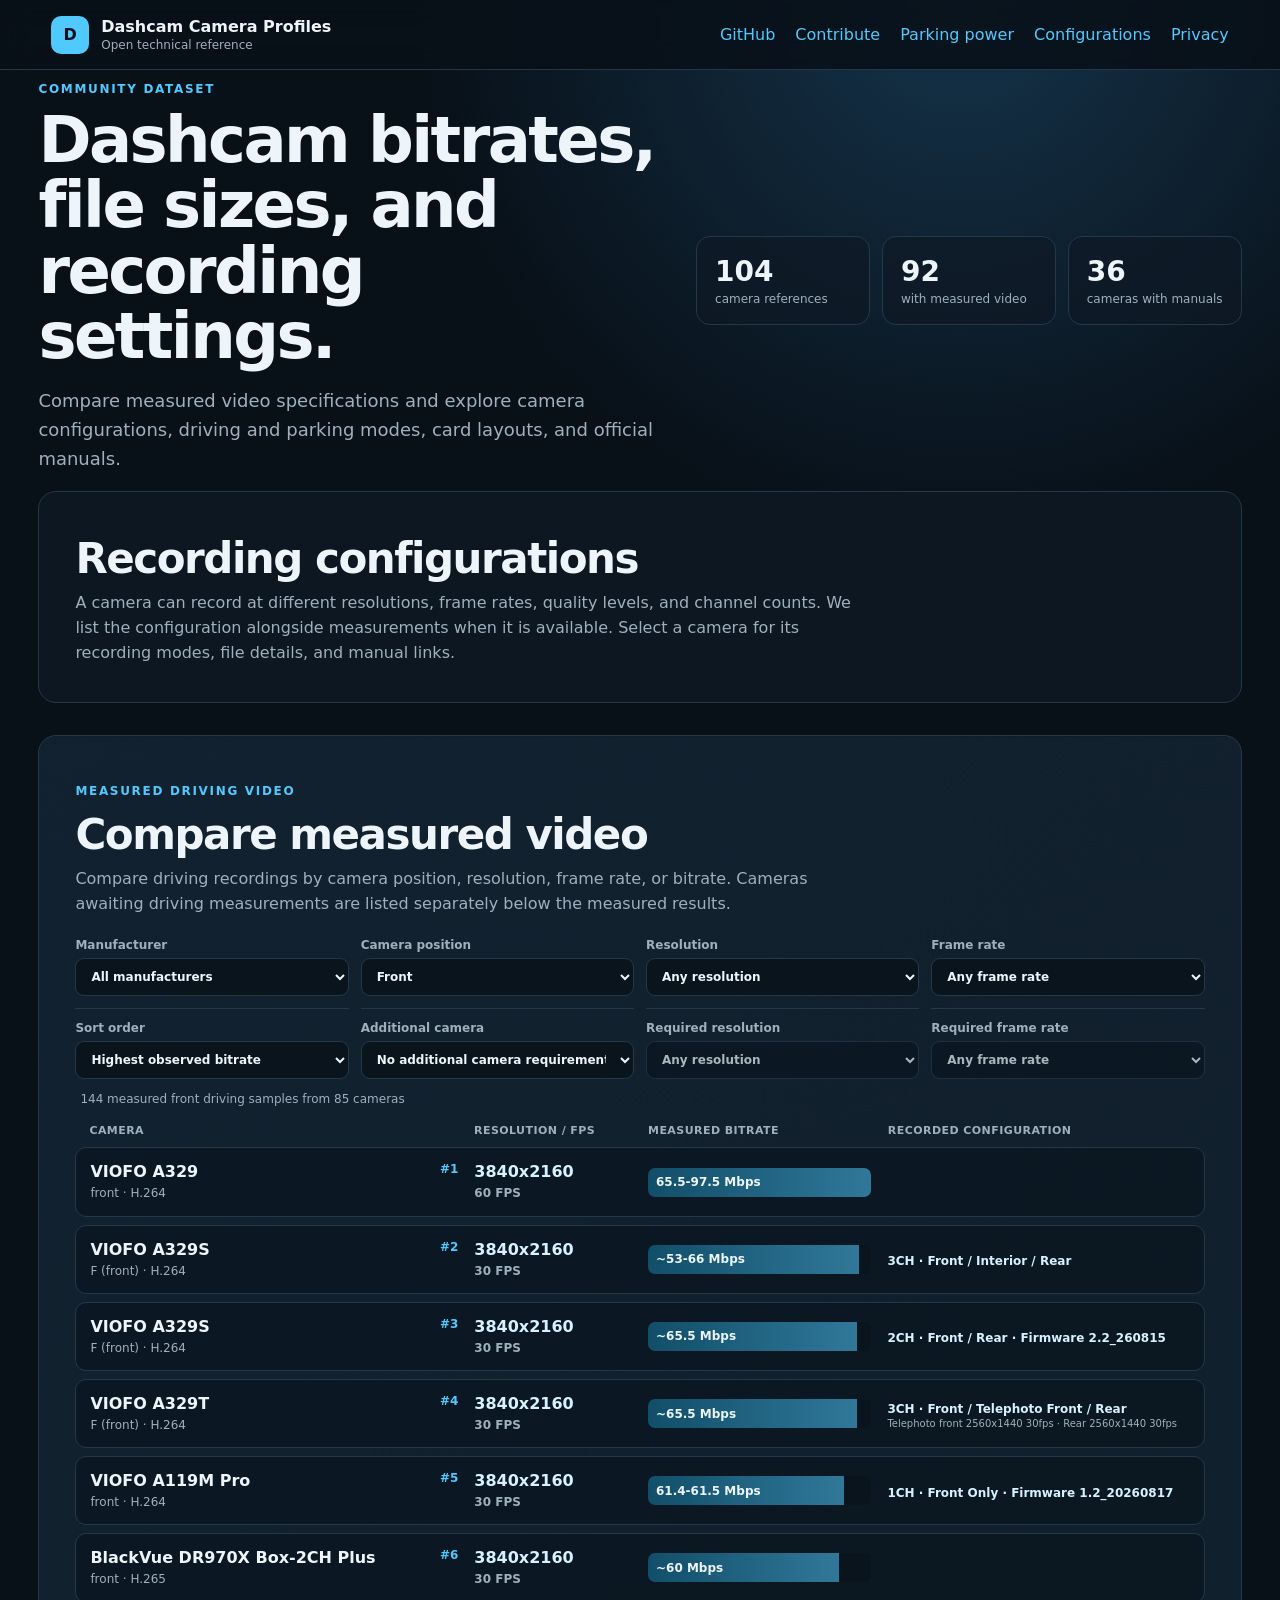
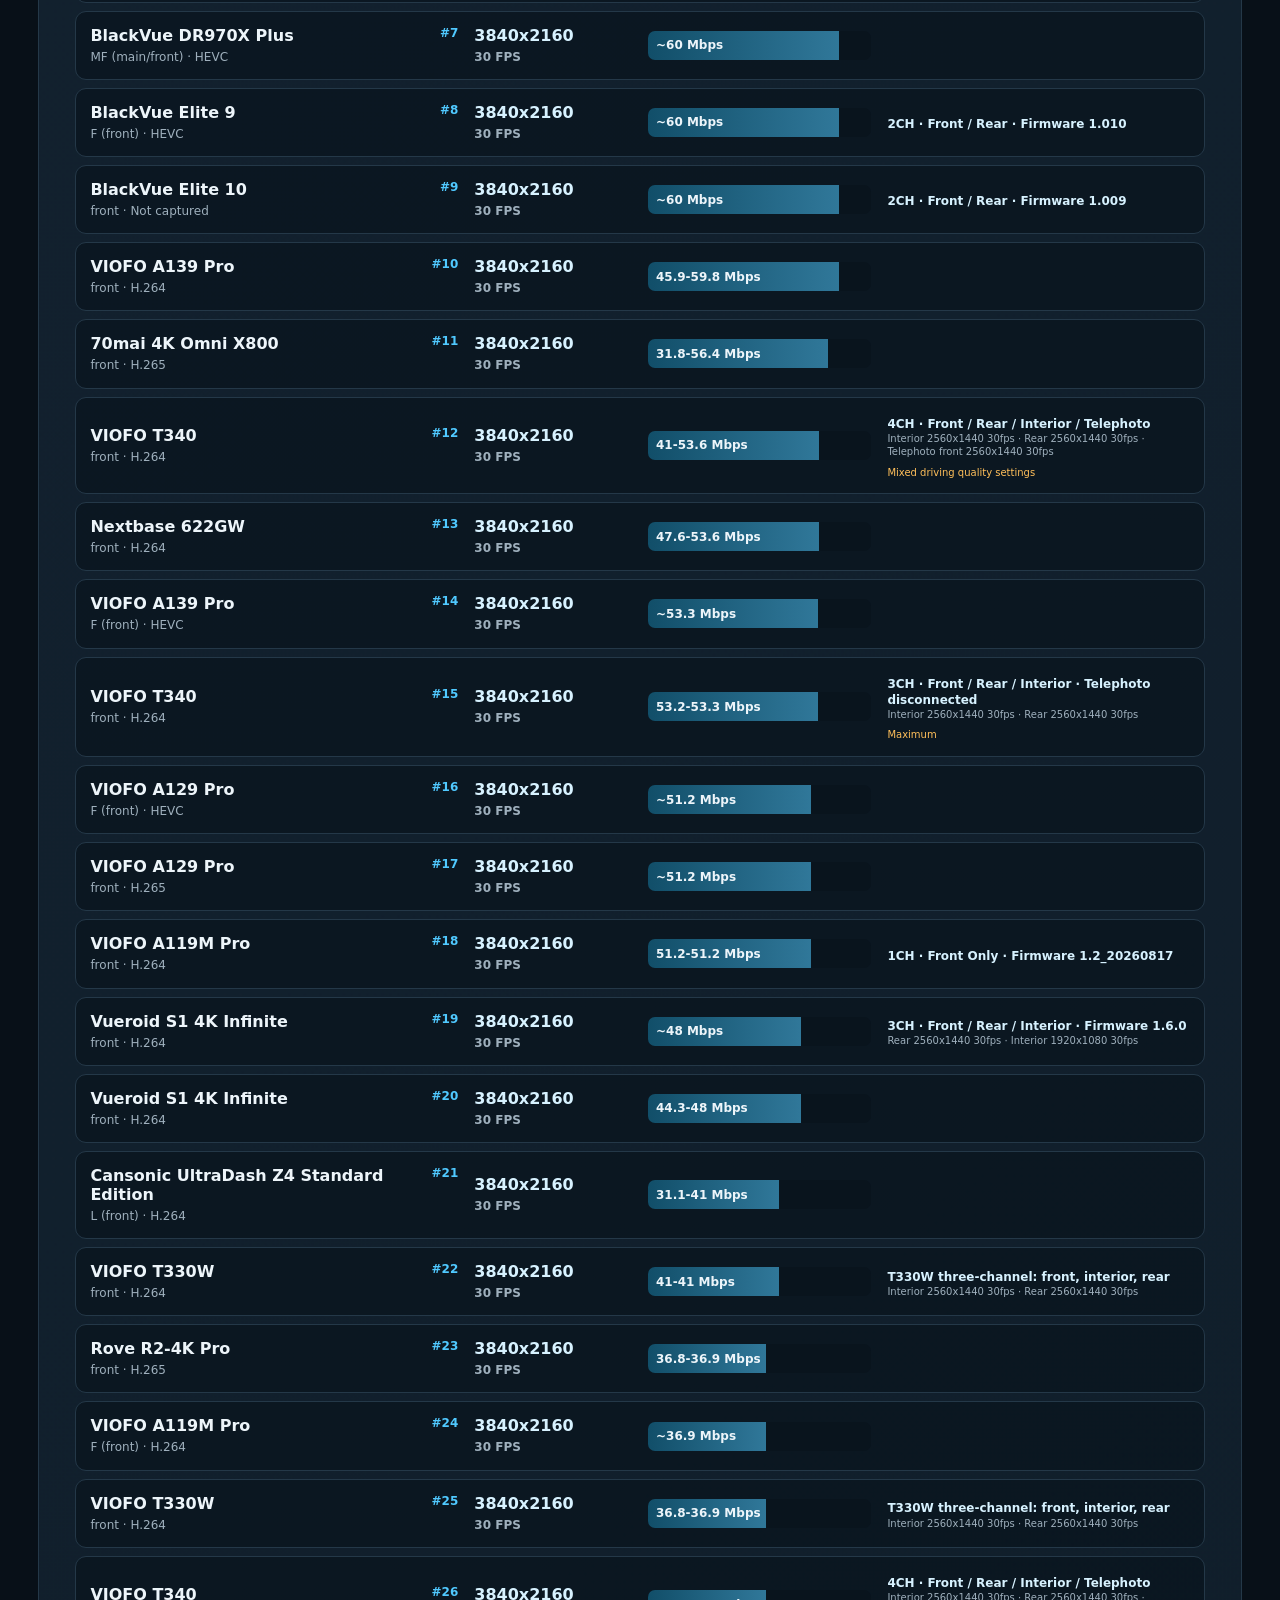
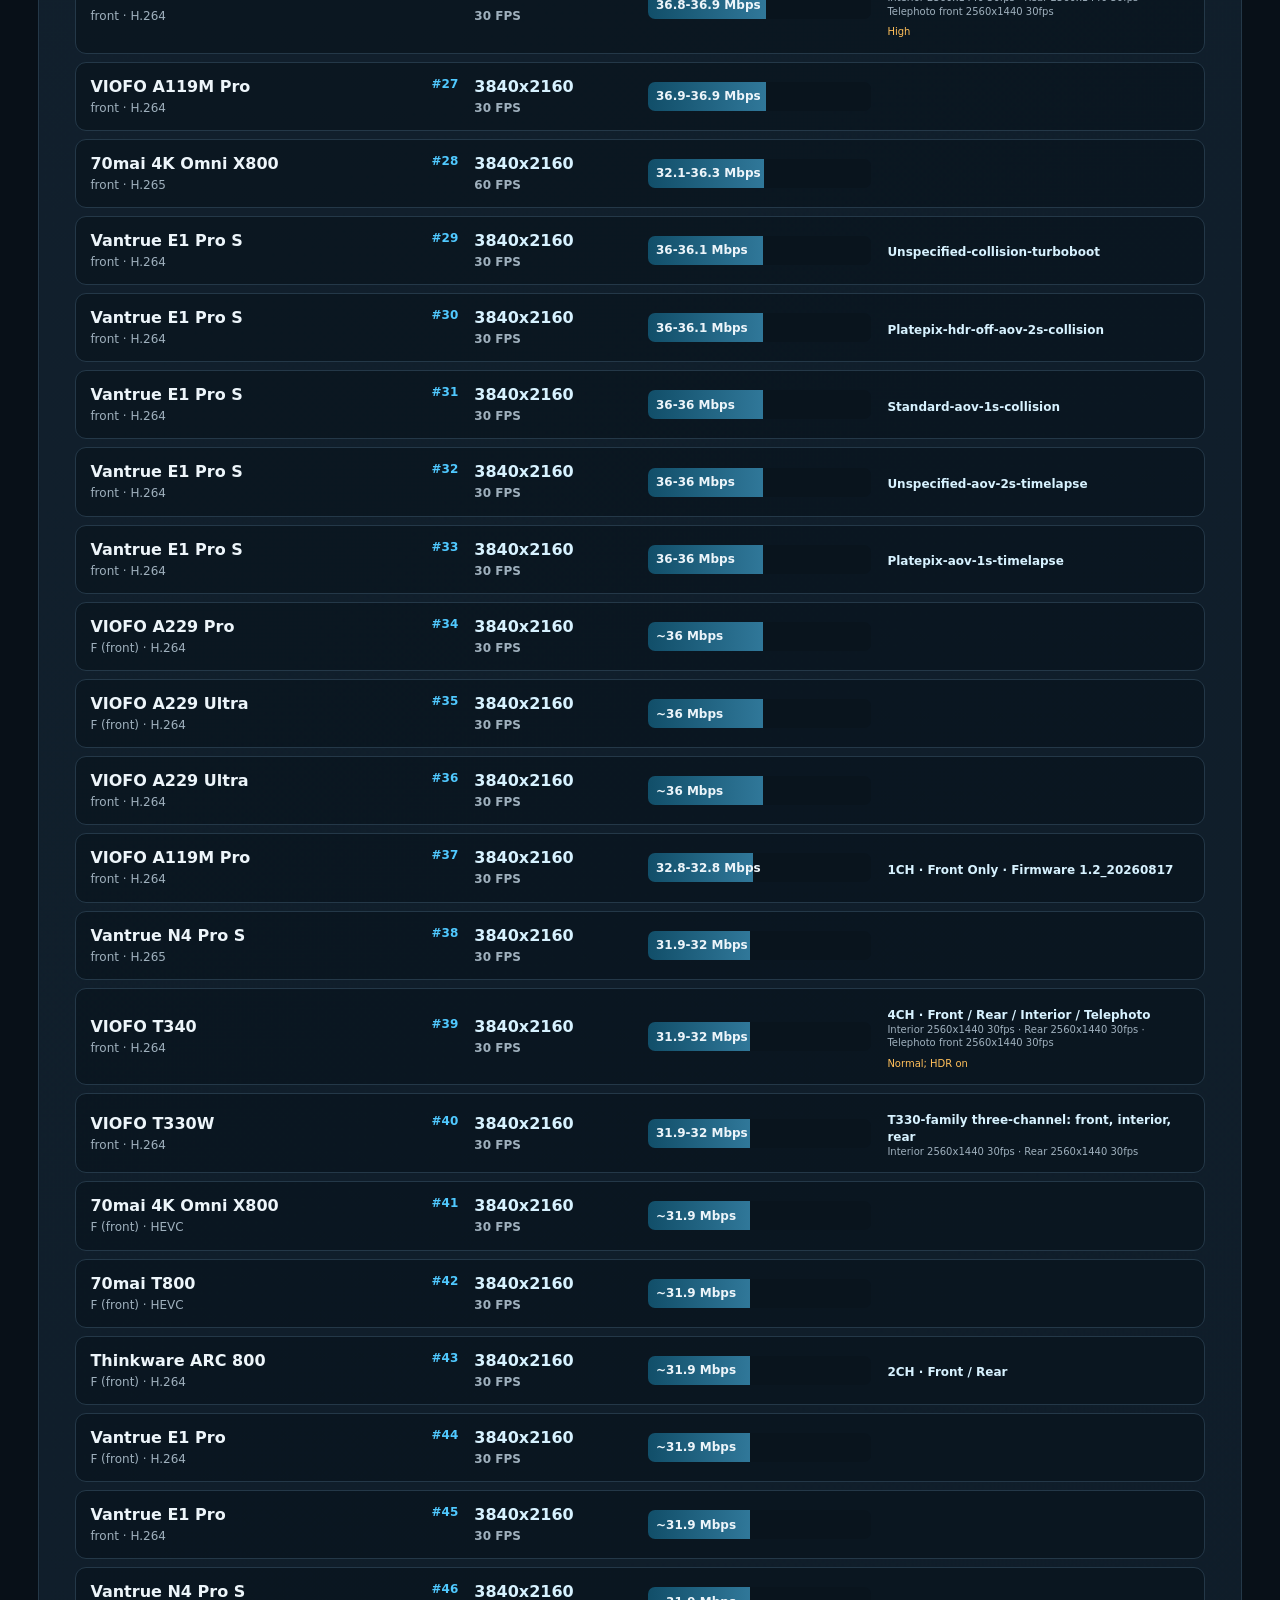
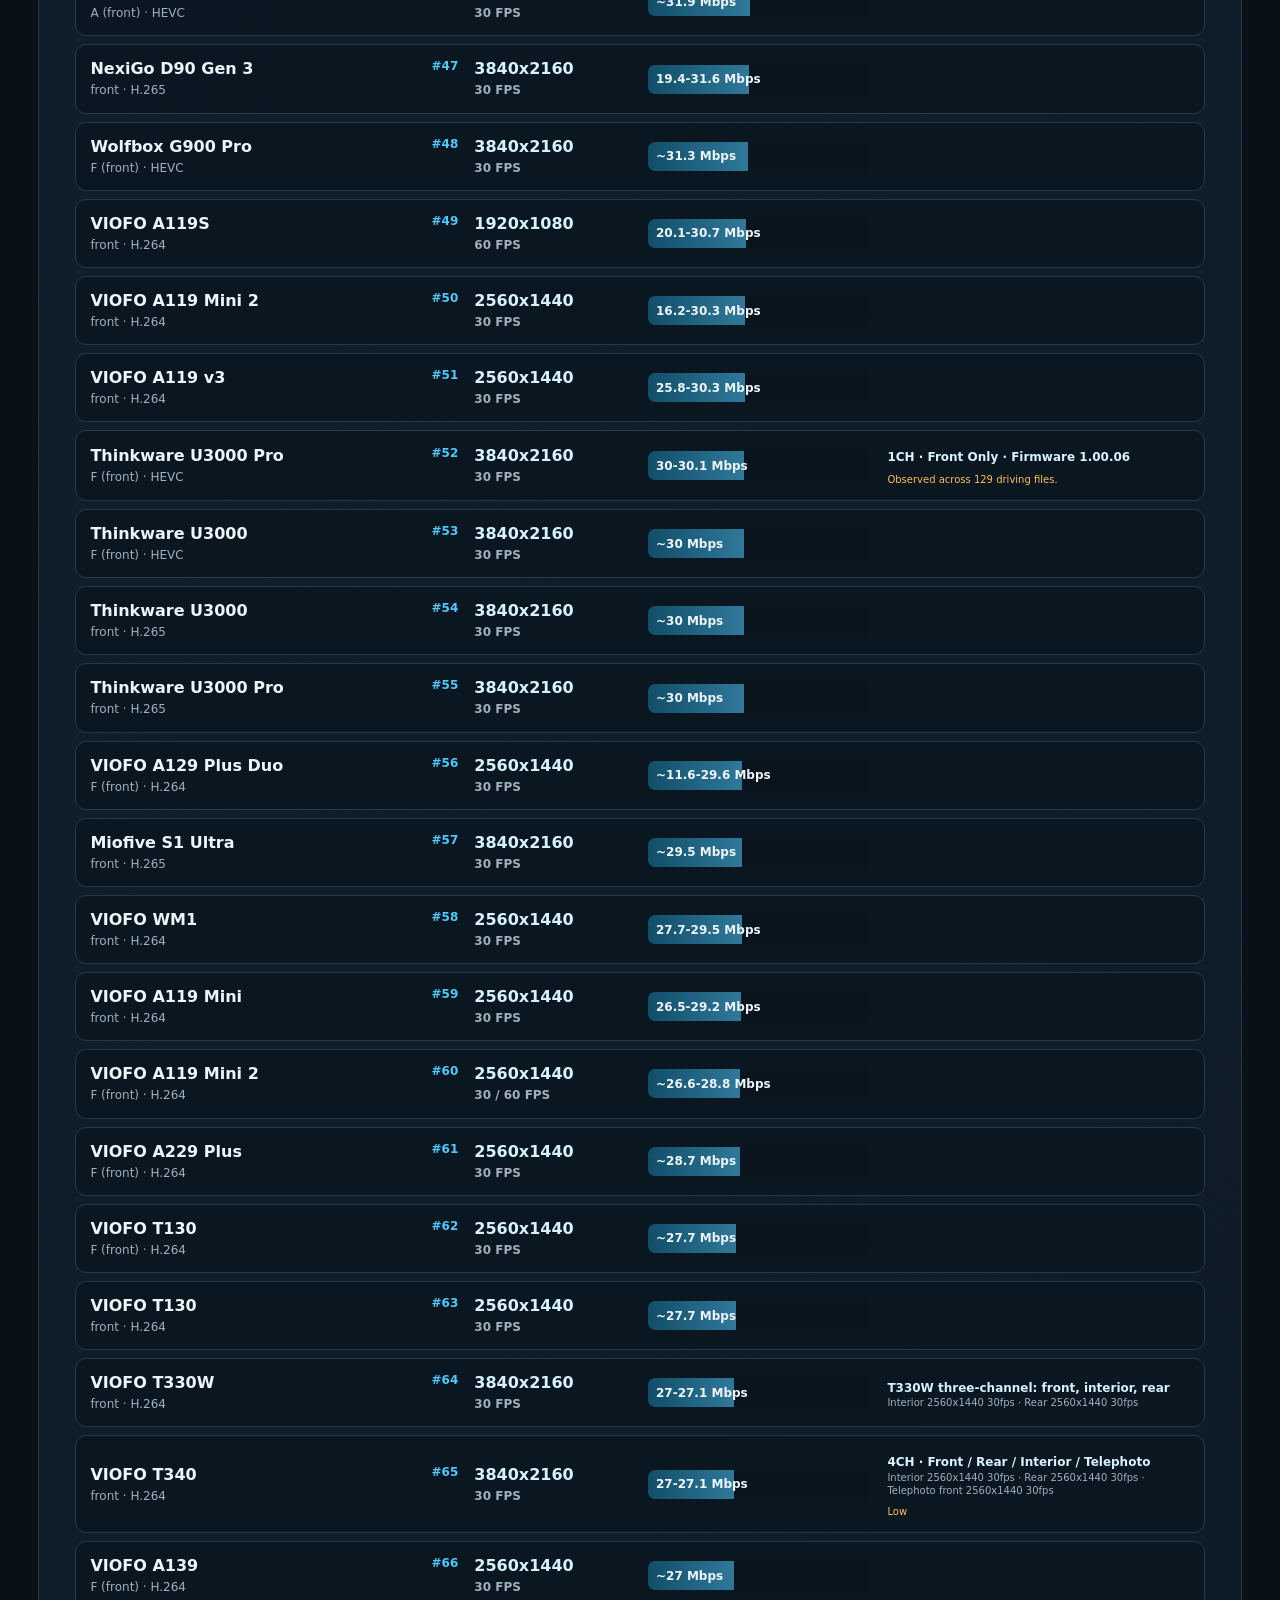
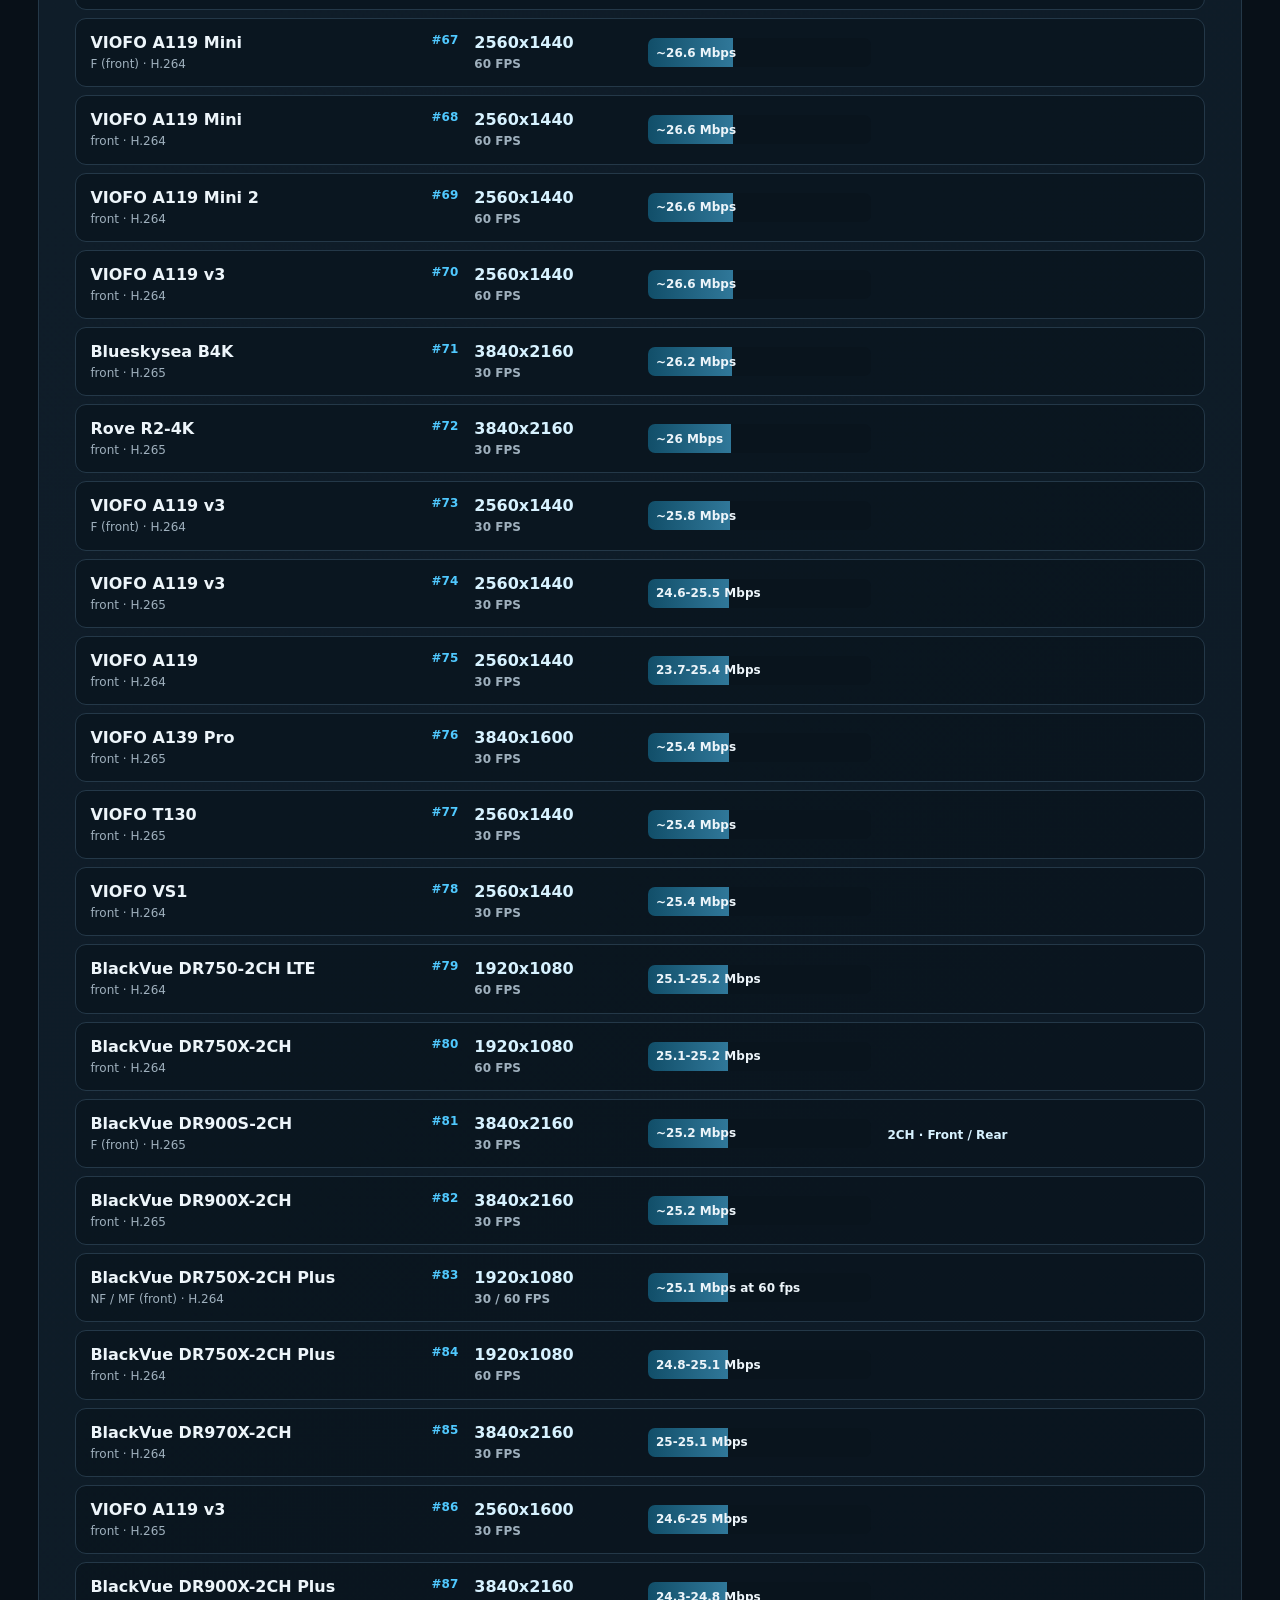
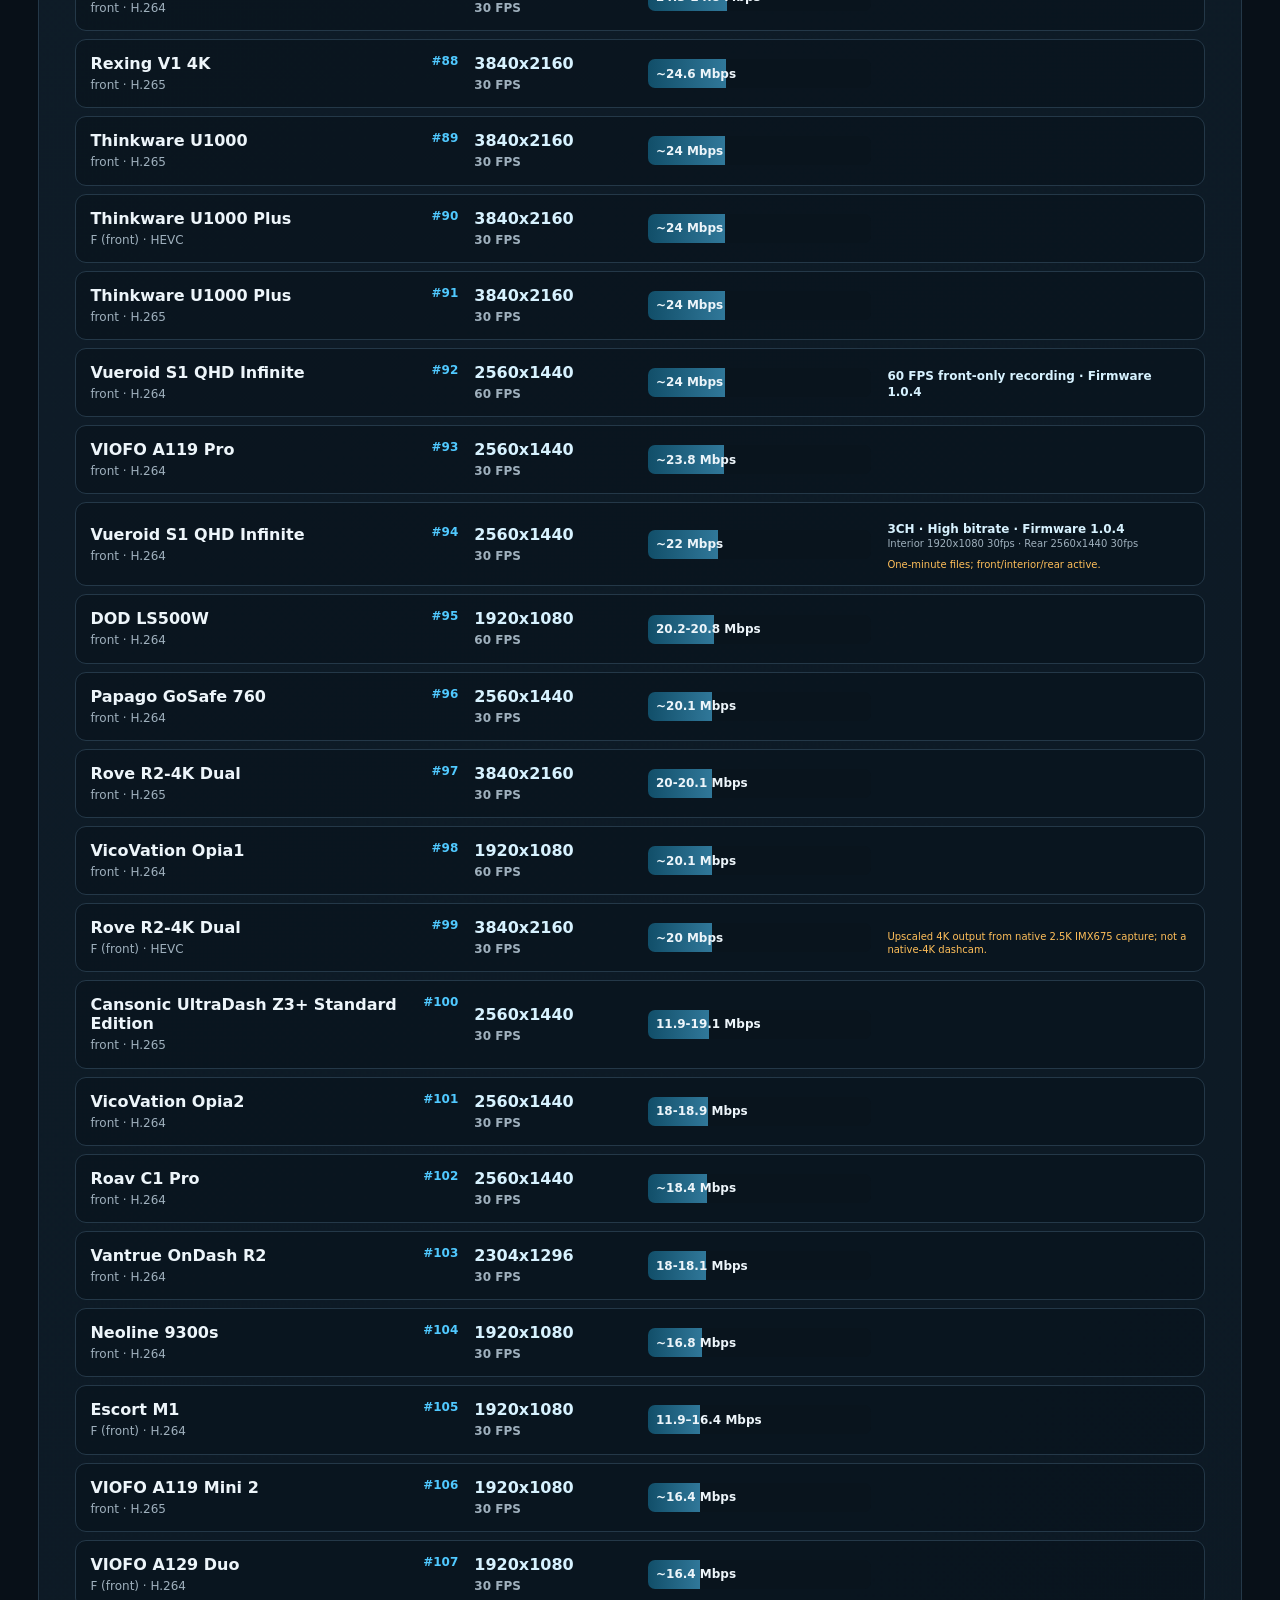
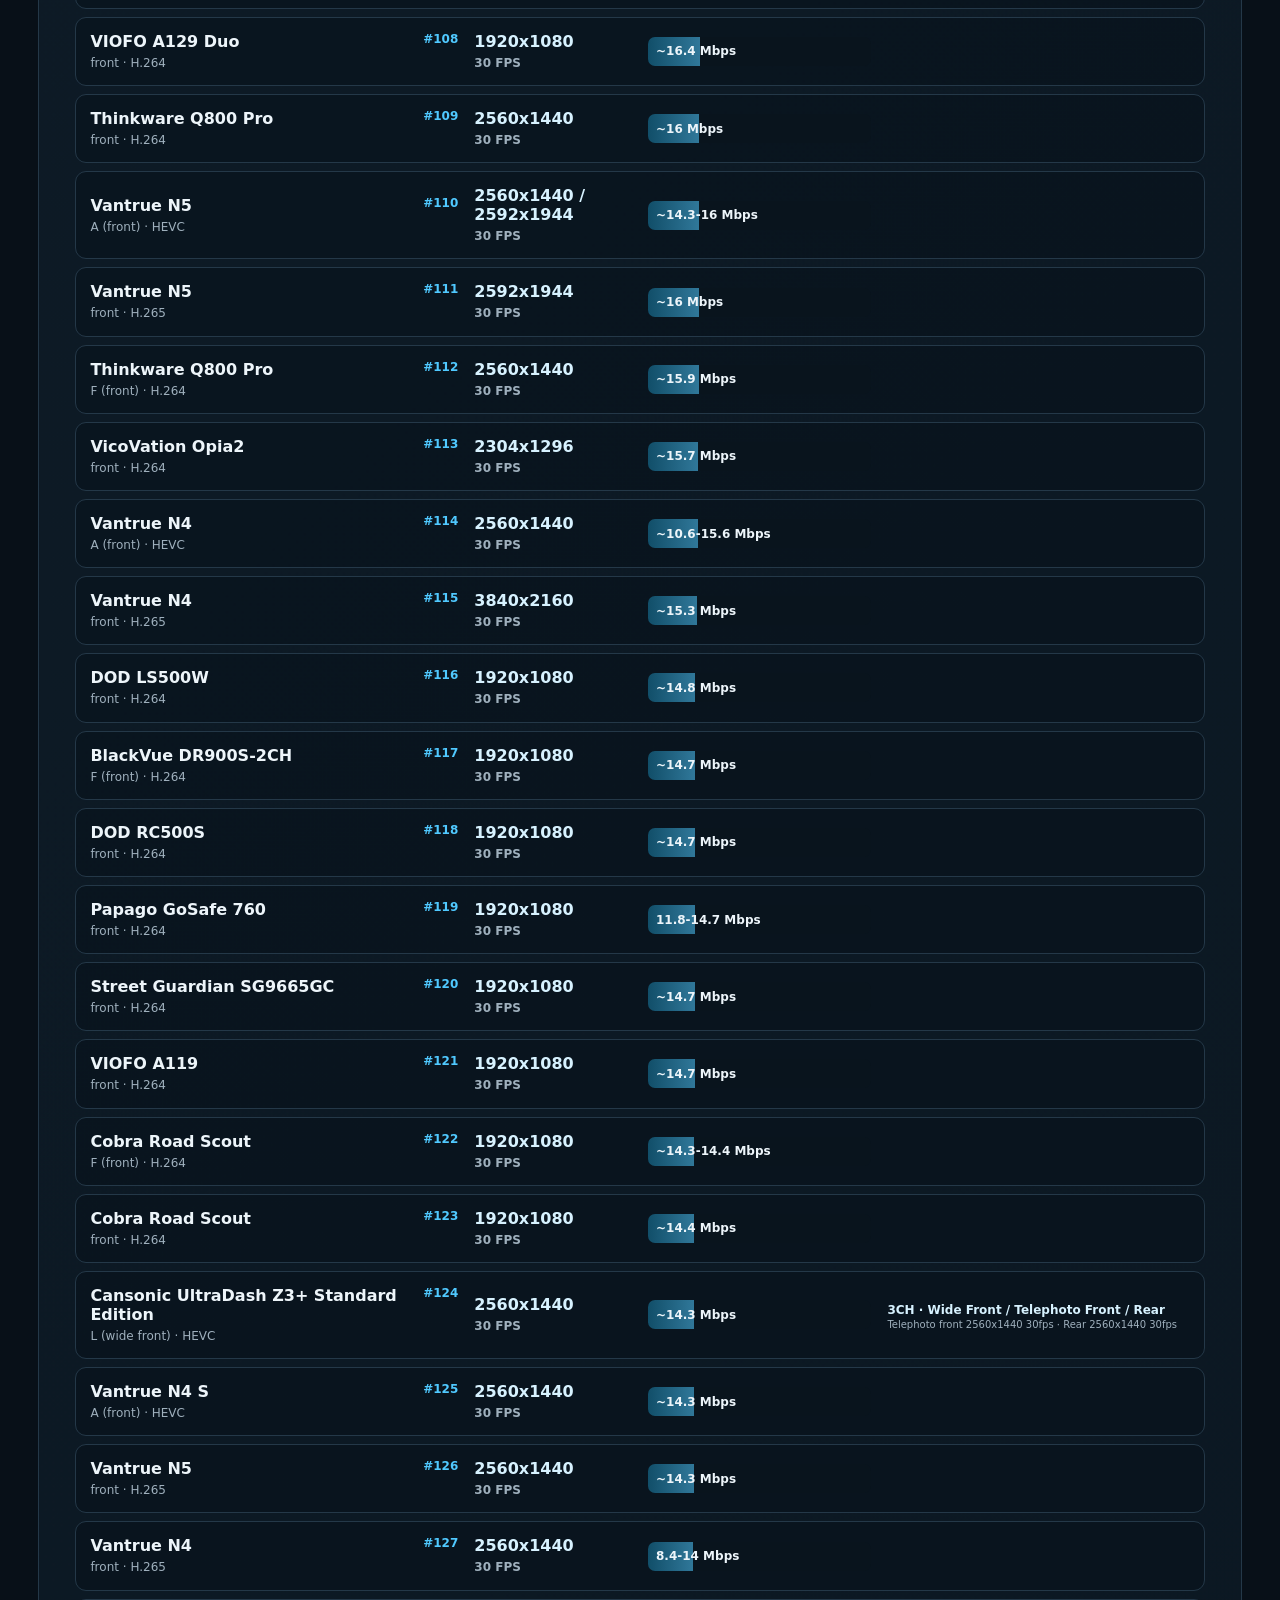
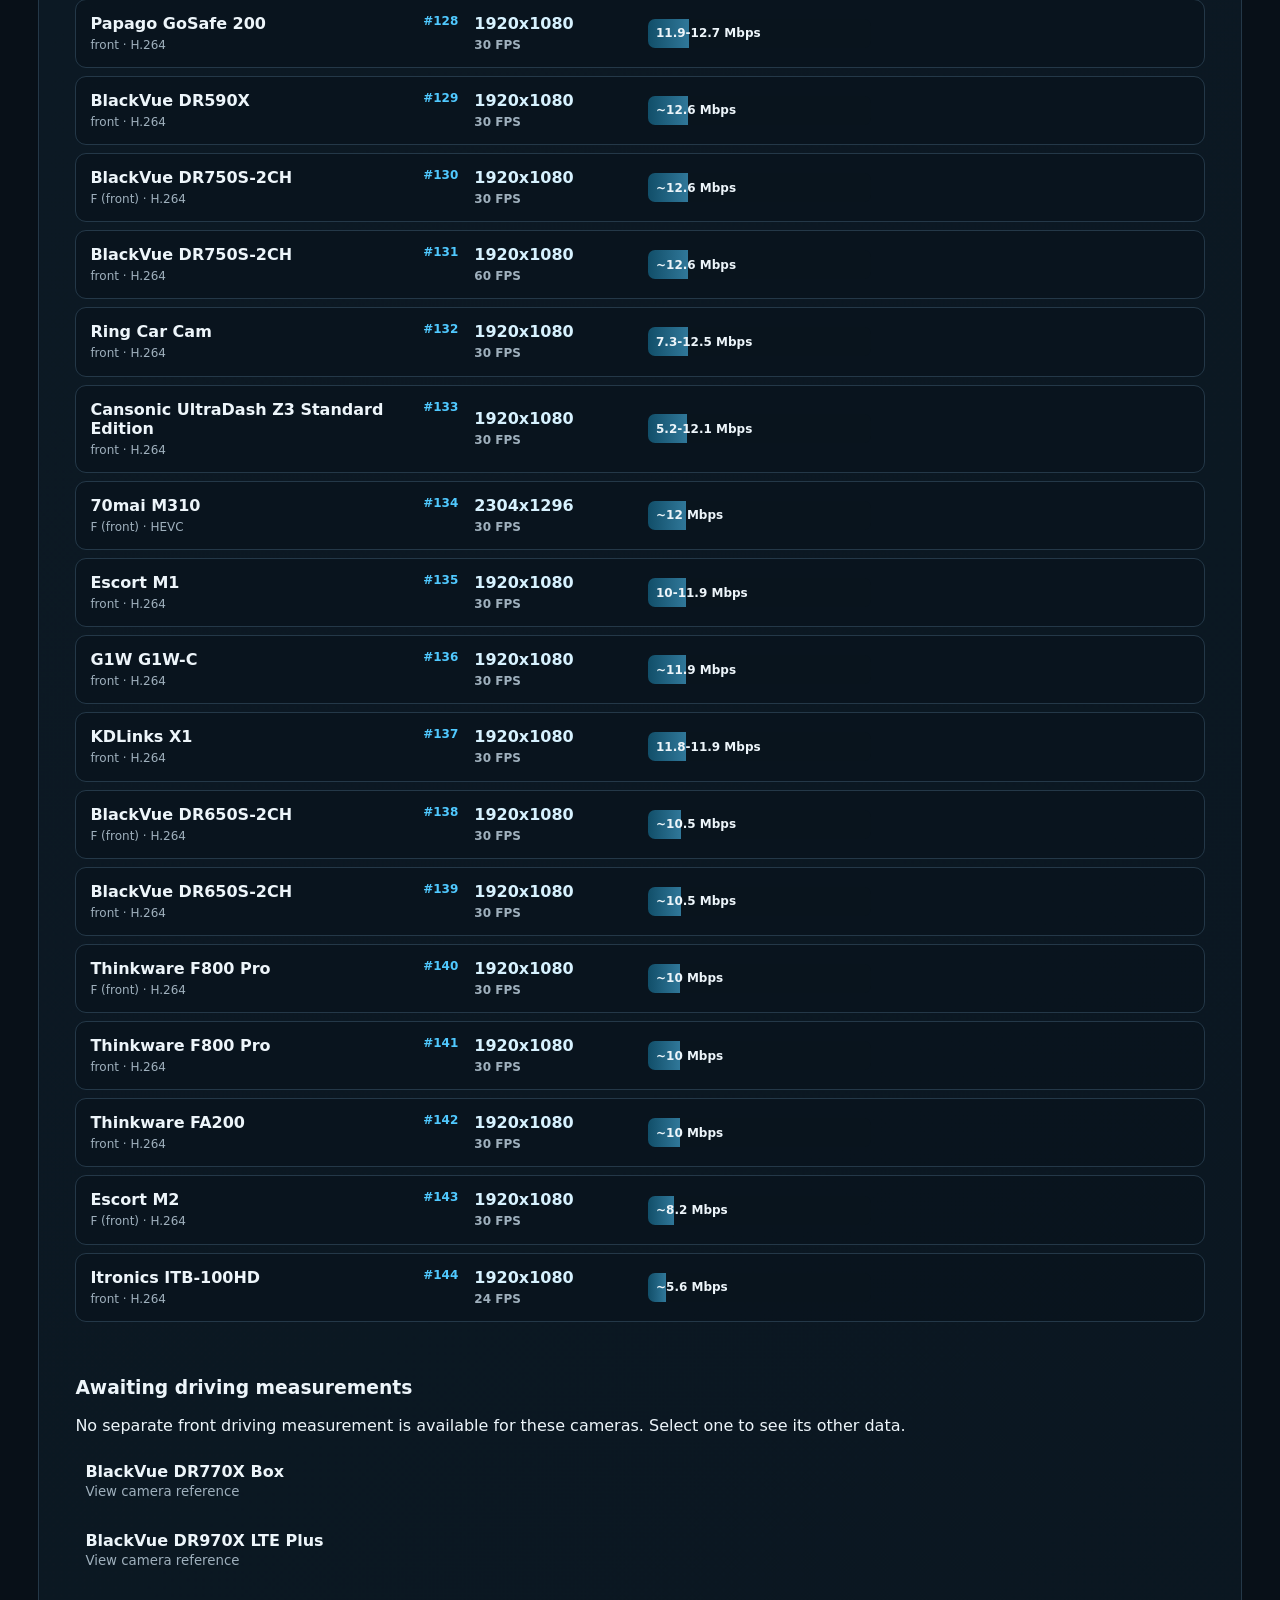
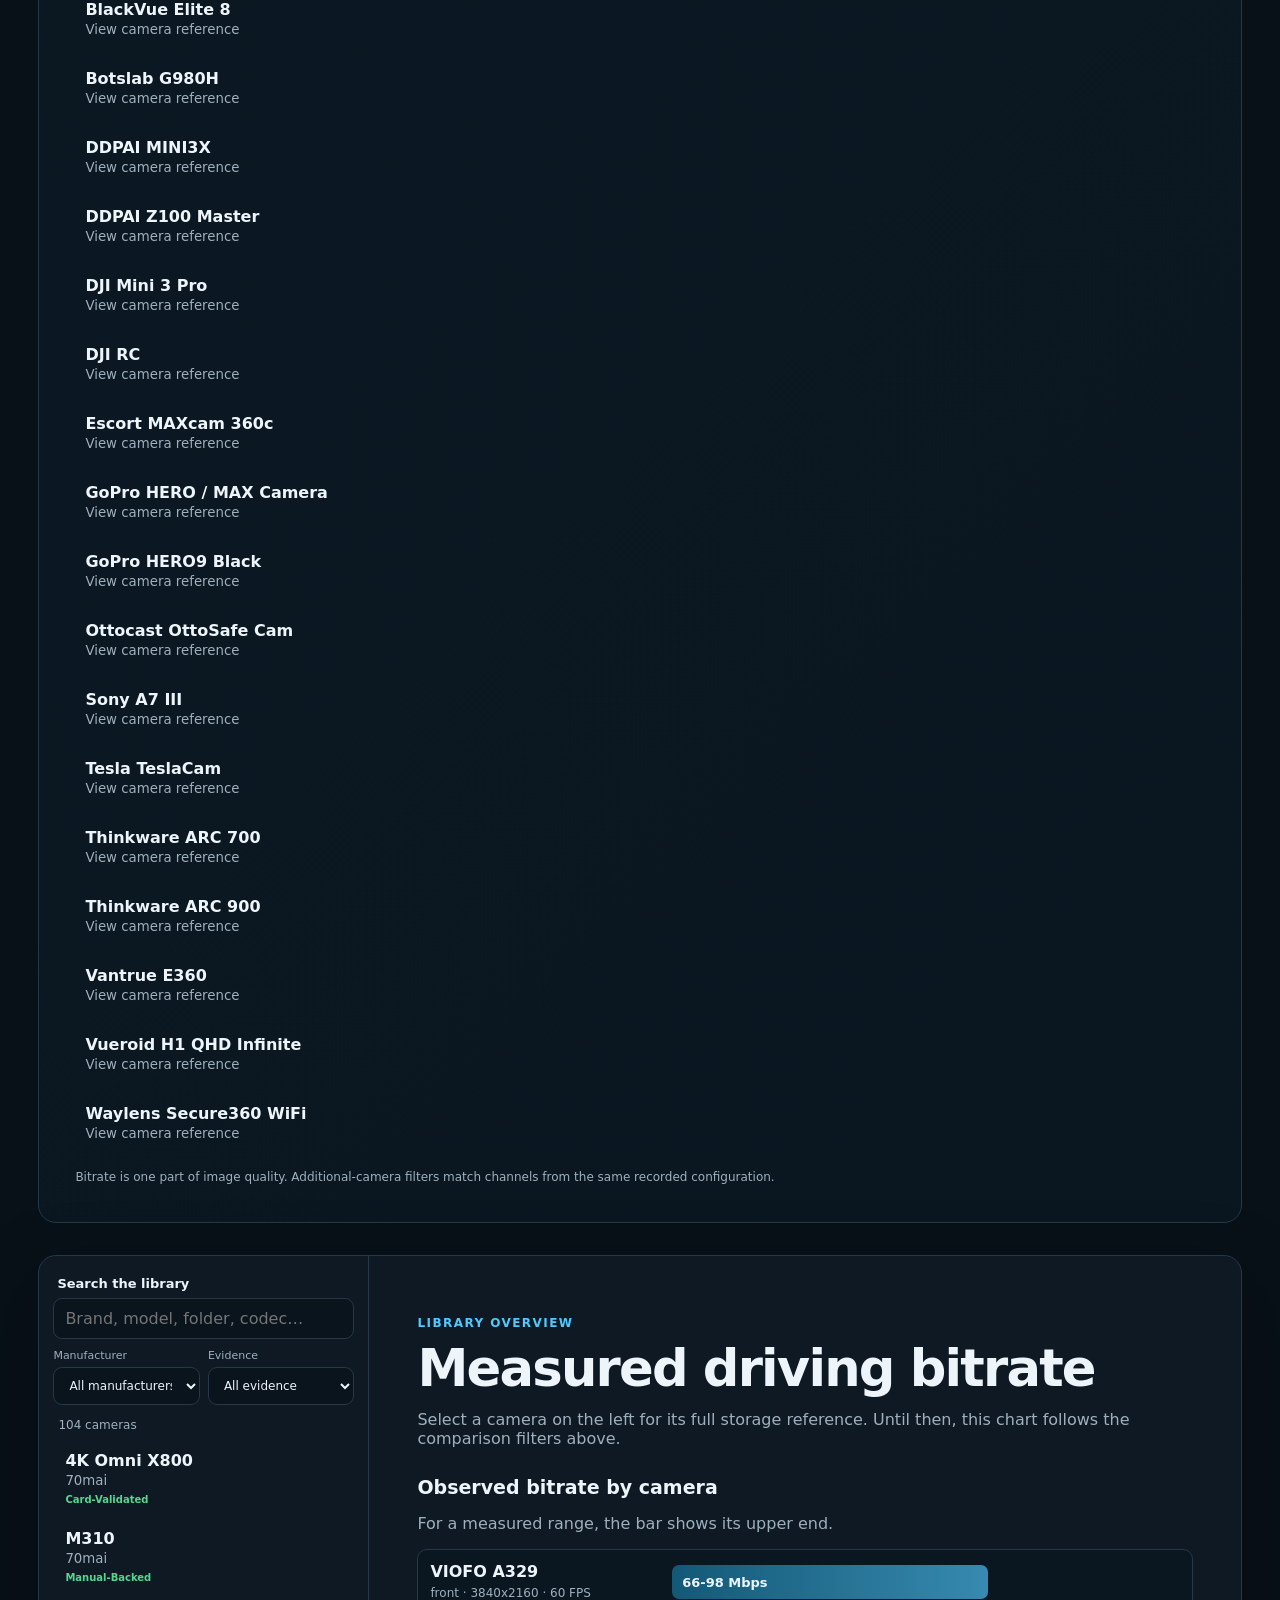
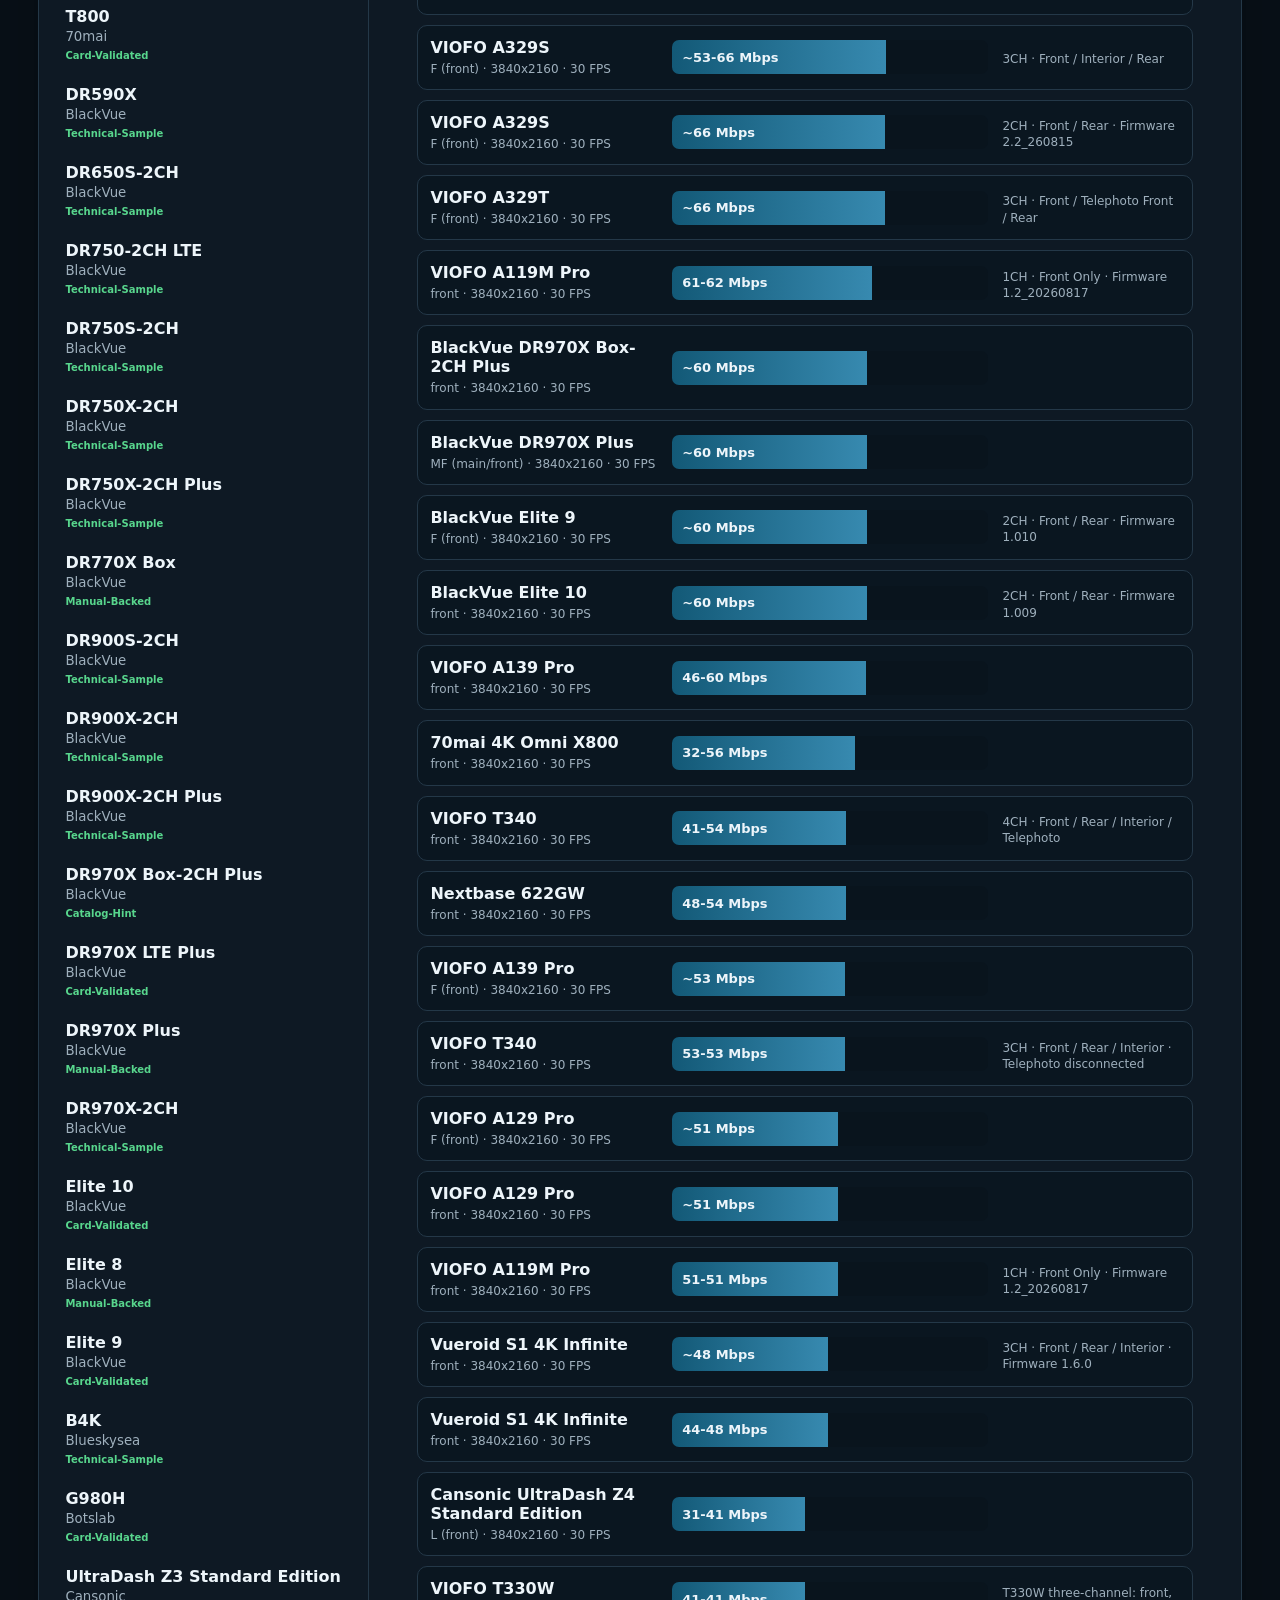
<file: docs/index.html>
<!doctype html>
<html lang="en">
<head>
  <meta charset="utf-8">
  <meta name="viewport" content="width=device-width, initial-scale=1">
  <meta name="description" content="Community-maintained technical reference for dashcam folders, filenames, recording modes, resolutions, bitrates, and manuals.">
  <title>Dashcam Camera Profiles</title>
  <link rel="stylesheet" href="assets/styles.css?v=20261113-current-retest">
  <script src="assets/app.js?v=20261113-current-retest" defer></script>
</head>
<body>
  <header class="site-header">
    <a class="brand" href="./" aria-label="Dashcam Camera Profiles home">
      <span class="brand-mark" aria-hidden="true">D</span>
      <span><strong>Dashcam Camera Profiles</strong><small>Open technical reference</small></span>
    </a>
    <nav aria-label="Project links">
      <a href="https://github.com/vortexopenclaw/dashcam-camera-profiles">GitHub</a>
      <a href="https://github.com/vortexopenclaw/dashcam-camera-profiles/blob/main/CONTRIBUTING.md">Contribute</a>
      <a href="parking-mode.html">Parking power</a>
      <a href="#methodology">Configurations</a>
      <a href="privacy.md">Privacy</a>
    </nav>
  </header>

  <main>
    <section class="hero">
      <div>
        <p class="eyebrow">COMMUNITY DATASET</p>
        <h1>Dashcam bitrates, file sizes, and recording settings.</h1>
        <p class="hero-copy">Compare measured video specifications and explore camera configurations, driving and parking modes, card layouts, and official manuals.</p>
      </div>
      <dl class="stats" aria-label="Repository coverage">
        <div><dt id="camera-count">…</dt><dd>camera references</dd></div>
        <div><dt id="measured-count">…</dt><dd>with measured video</dd></div>
        <div><dt id="manual-count">…</dt><dd>cameras with manuals</dd></div>
      </dl>
    </section>

    <section id="methodology" class="methodology" aria-labelledby="methodology-title">
      <div class="explorer-heading">
        <h2 id="methodology-title">Recording configurations</h2>
        <p>A camera can record at different resolutions, frame rates, quality levels, and channel counts. We list the configuration alongside measurements when it is available. Select a camera for its recording modes, file details, and manual links.</p>
      </div>
    </section>

    <section class="quality-explorer" aria-labelledby="quality-explorer-title">
      <div class="explorer-heading">
        <p class="eyebrow">MEASURED DRIVING VIDEO</p>
        <h2 id="quality-explorer-title">Compare measured video</h2>
        <p>Compare driving recordings by camera position, resolution, frame rate, or bitrate. Cameras awaiting driving measurements are listed separately below the measured results.</p>
      </div>
      <div class="quality-controls">
        <label>Manufacturer<select id="quality-brand"><option value="">All manufacturers</option></select></label>
        <label>Camera position<select id="quality-channel"></select></label>
        <label>Resolution<select id="quality-resolution"><option value="">Any resolution</option></select></label>
        <label>Frame rate<select id="quality-fps"><option value="">Any frame rate</option></select></label>
        <label>Sort order<select id="quality-sort"><option value="bitrate_desc">Highest observed bitrate</option><option value="bitrate_asc">Lowest observed bitrate</option><option value="brand">Brand and model</option></select></label>
        <label>Additional camera<select id="quality-companion-channel"></select></label>
        <label>Required resolution<select id="quality-companion-resolution" disabled><option value="">Any resolution</option></select></label>
        <label>Required frame rate<select id="quality-companion-fps" disabled><option value="">Any frame rate</option></select></label>
      </div>
      <p id="quality-result-count" class="result-count" aria-live="polite"></p>
      <div class="quality-legend"><span>Camera</span><span>Resolution / FPS</span><span>Measured bitrate</span><span>Recorded configuration</span></div>
      <div id="quality-results" class="quality-results"></div>
      <p class="quality-note">Bitrate is one part of image quality. Additional-camera filters match channels from the same recorded configuration.</p>
    </section>

    <section class="browser" aria-label="Camera technical reference">
      <aside class="catalog-panel">
        <label class="search-label" for="search">Search the library</label>
        <input id="search" type="search" placeholder="Brand, model, folder, codec…" autocomplete="off">
        <div class="filters">
          <label>Manufacturer<select id="brand-filter"><option value="">All manufacturers</option></select></label>
          <label>Evidence<select id="evidence-filter"><option value="">All evidence</option></select></label>
        </div>
        <p id="result-count" class="result-count" aria-live="polite"></p>
        <div id="camera-list" class="camera-list" role="listbox" aria-label="Cameras"></div>
      </aside>

      <article id="camera-detail" class="camera-detail" tabindex="-1">
        <div class="empty-state">
          <h2>Loading camera reference…</h2>
          <p>The library is generated directly from the reviewed community profiles.</p>
        </div>
      </article>
    </section>
  </main>

  <footer>
    <p>Public technical data licensed under CC BY 4.0. No footage, GPS trails, serial numbers, or personal card data.</p>
  </footer>
</body>
</html>
</file>
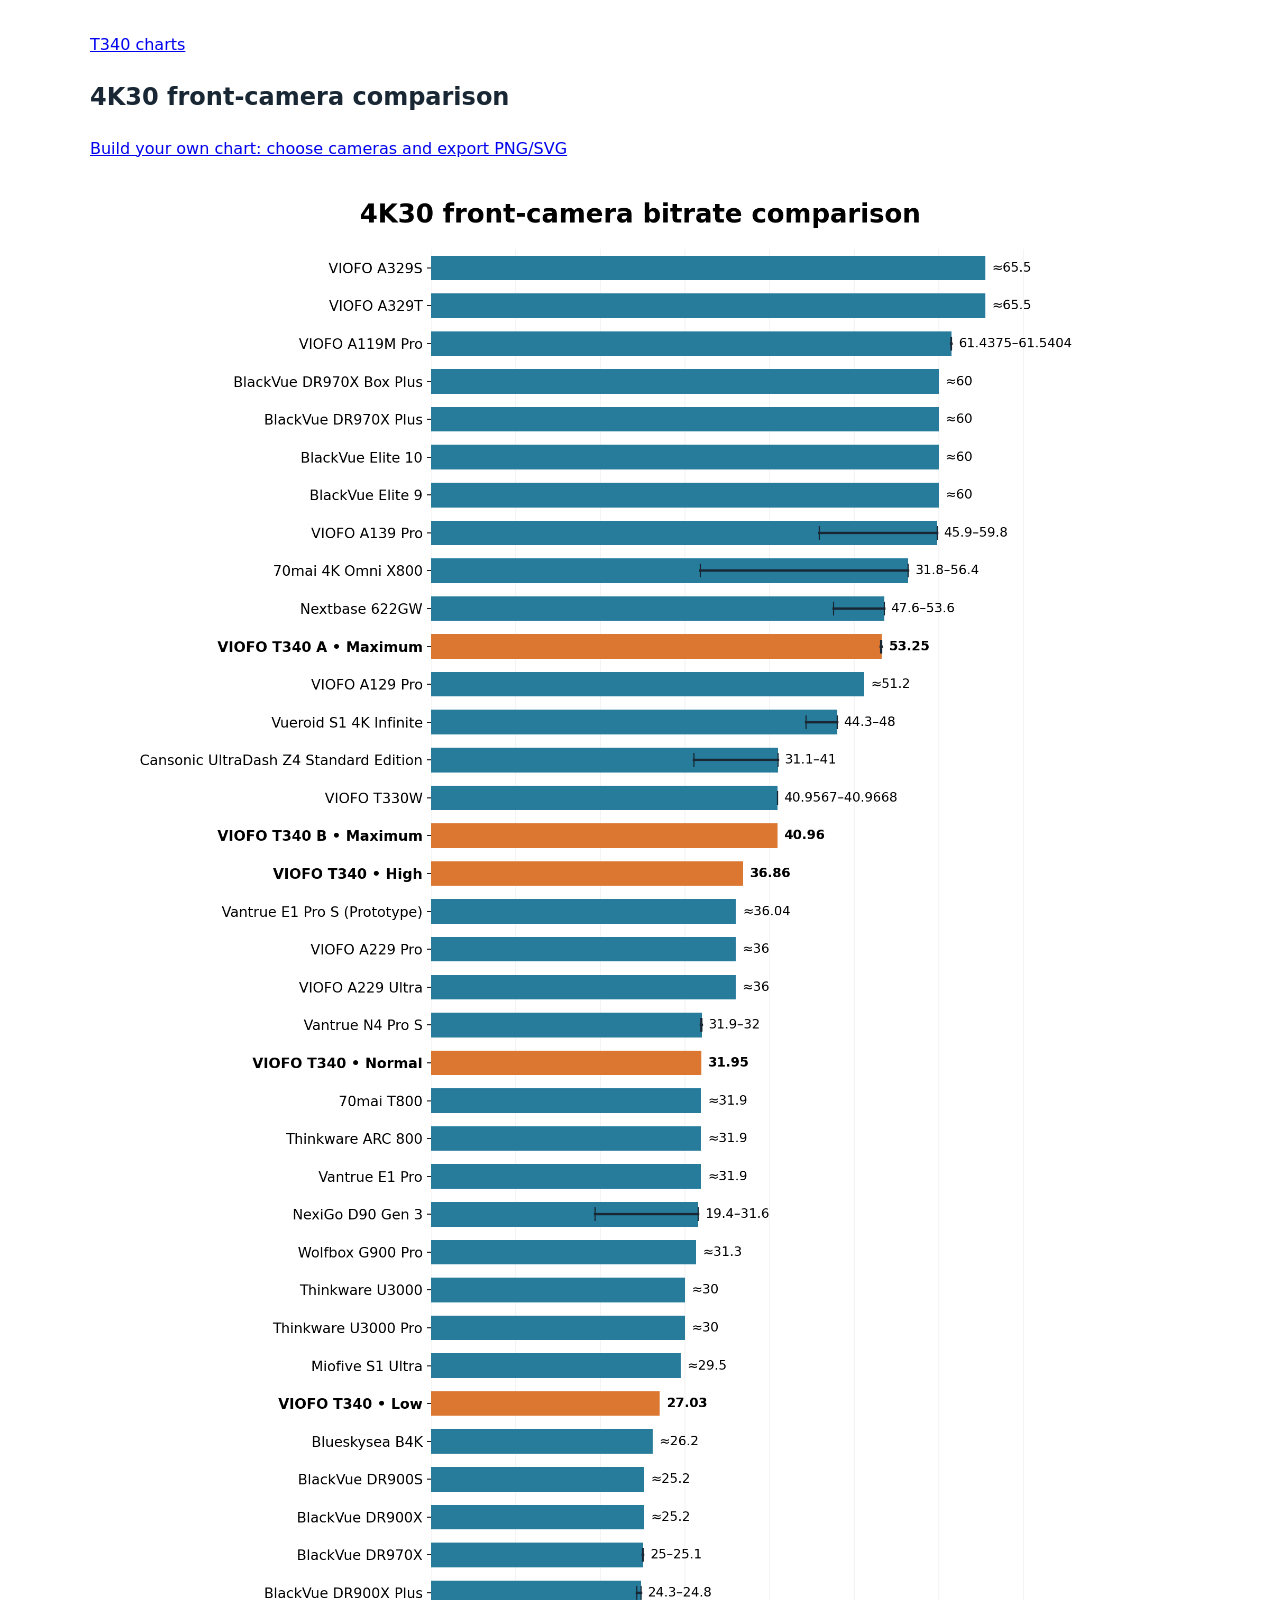
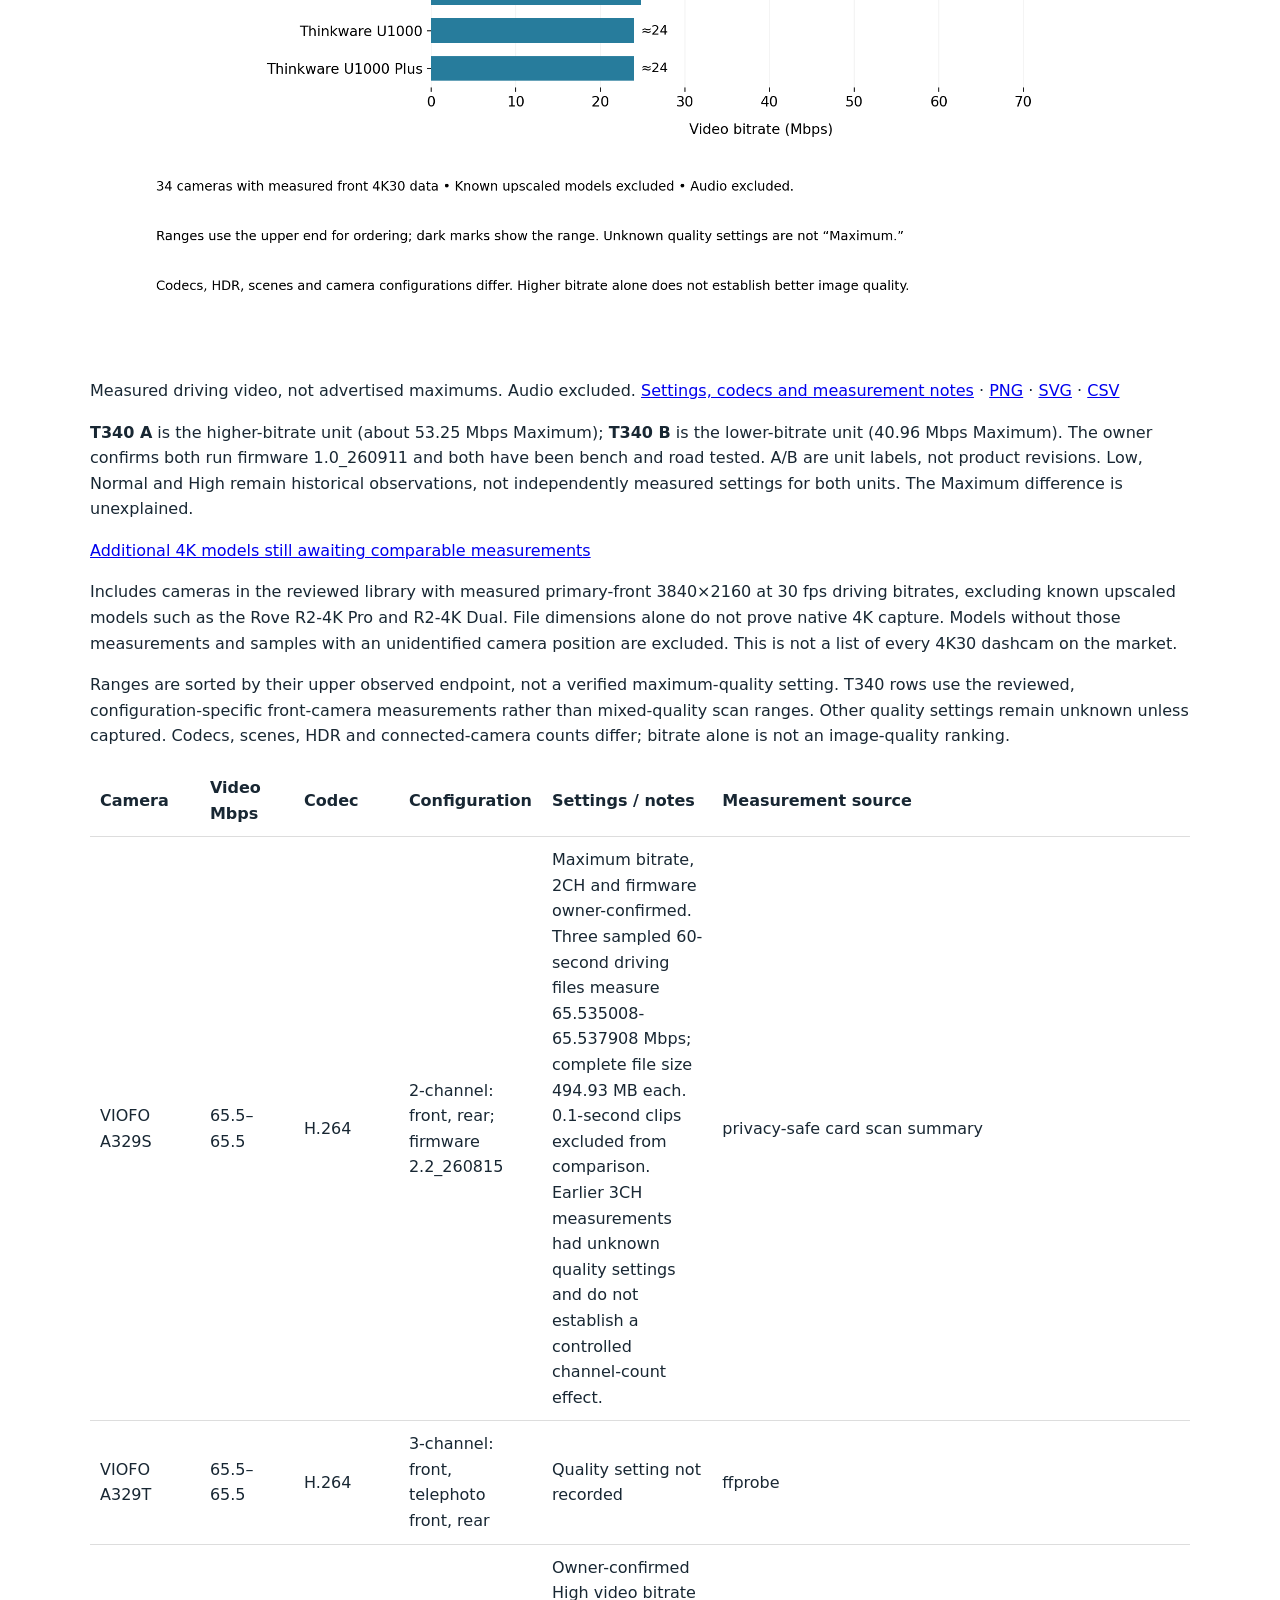
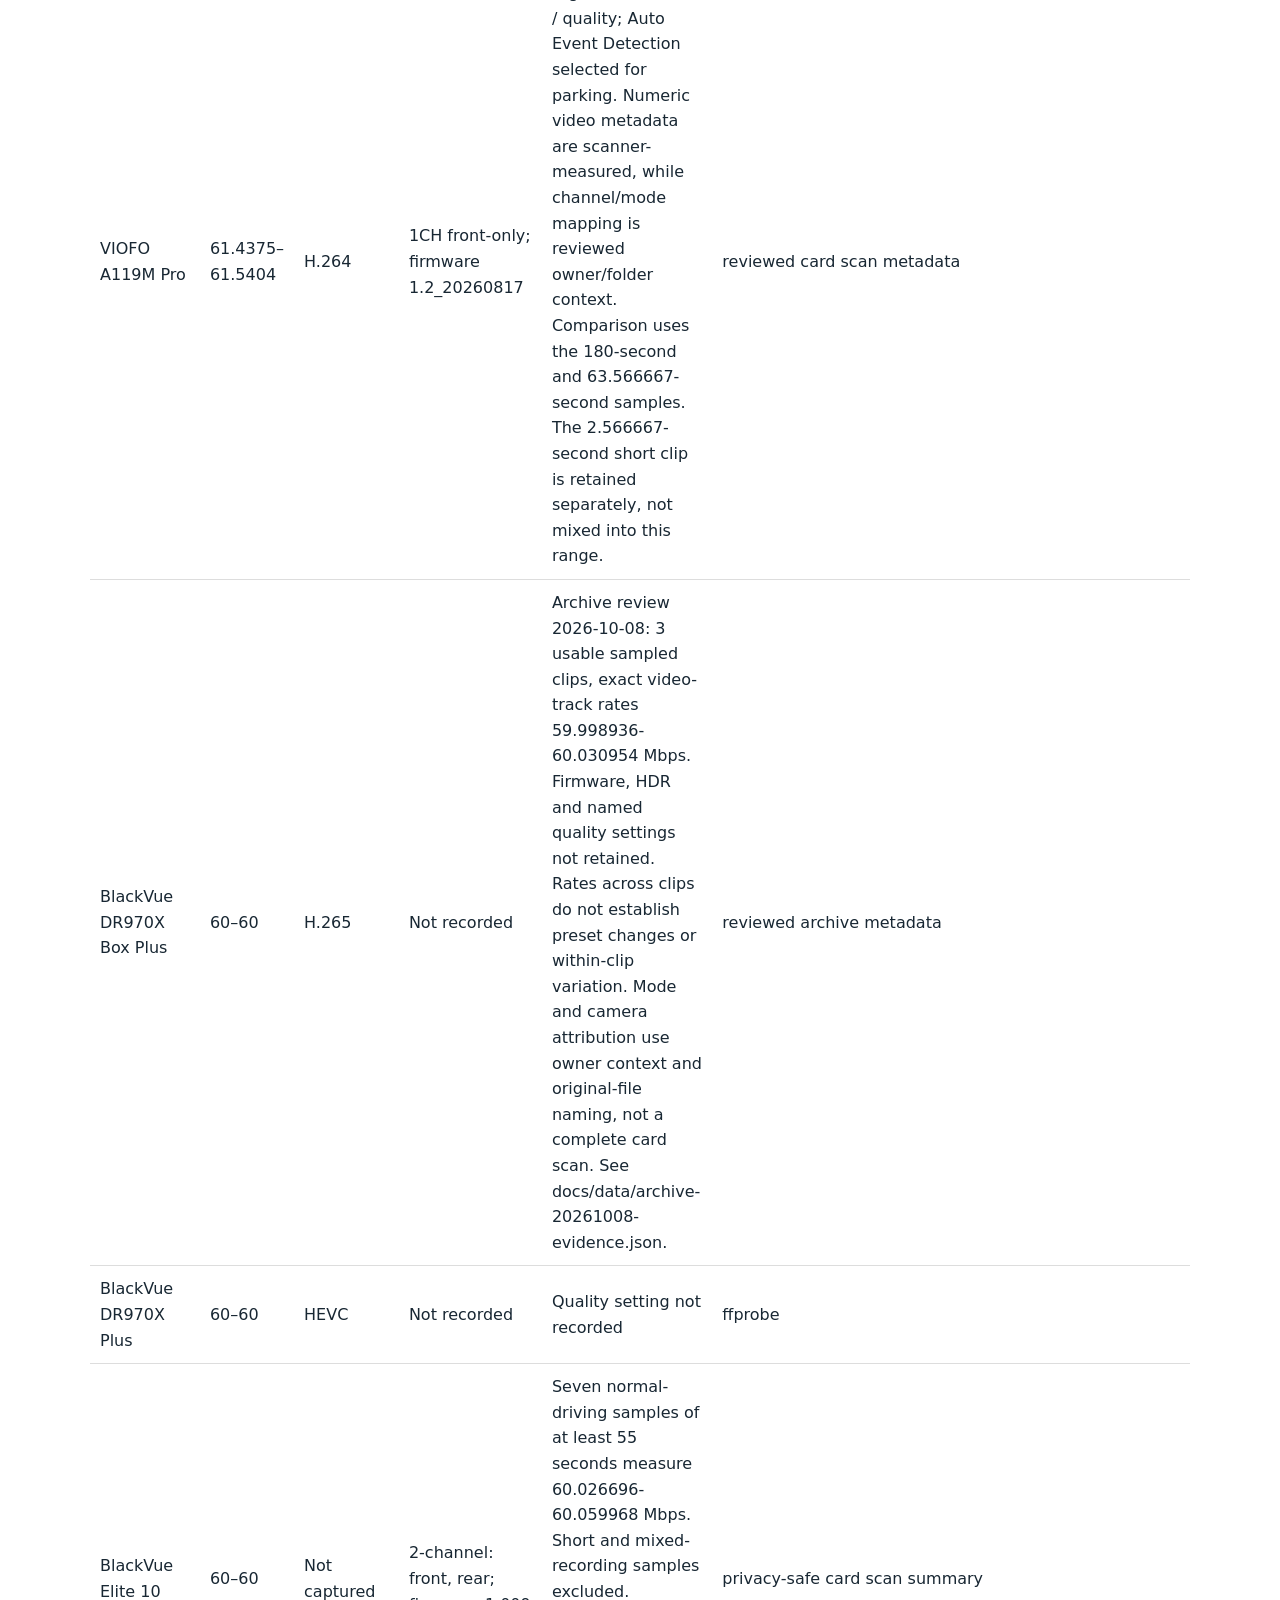
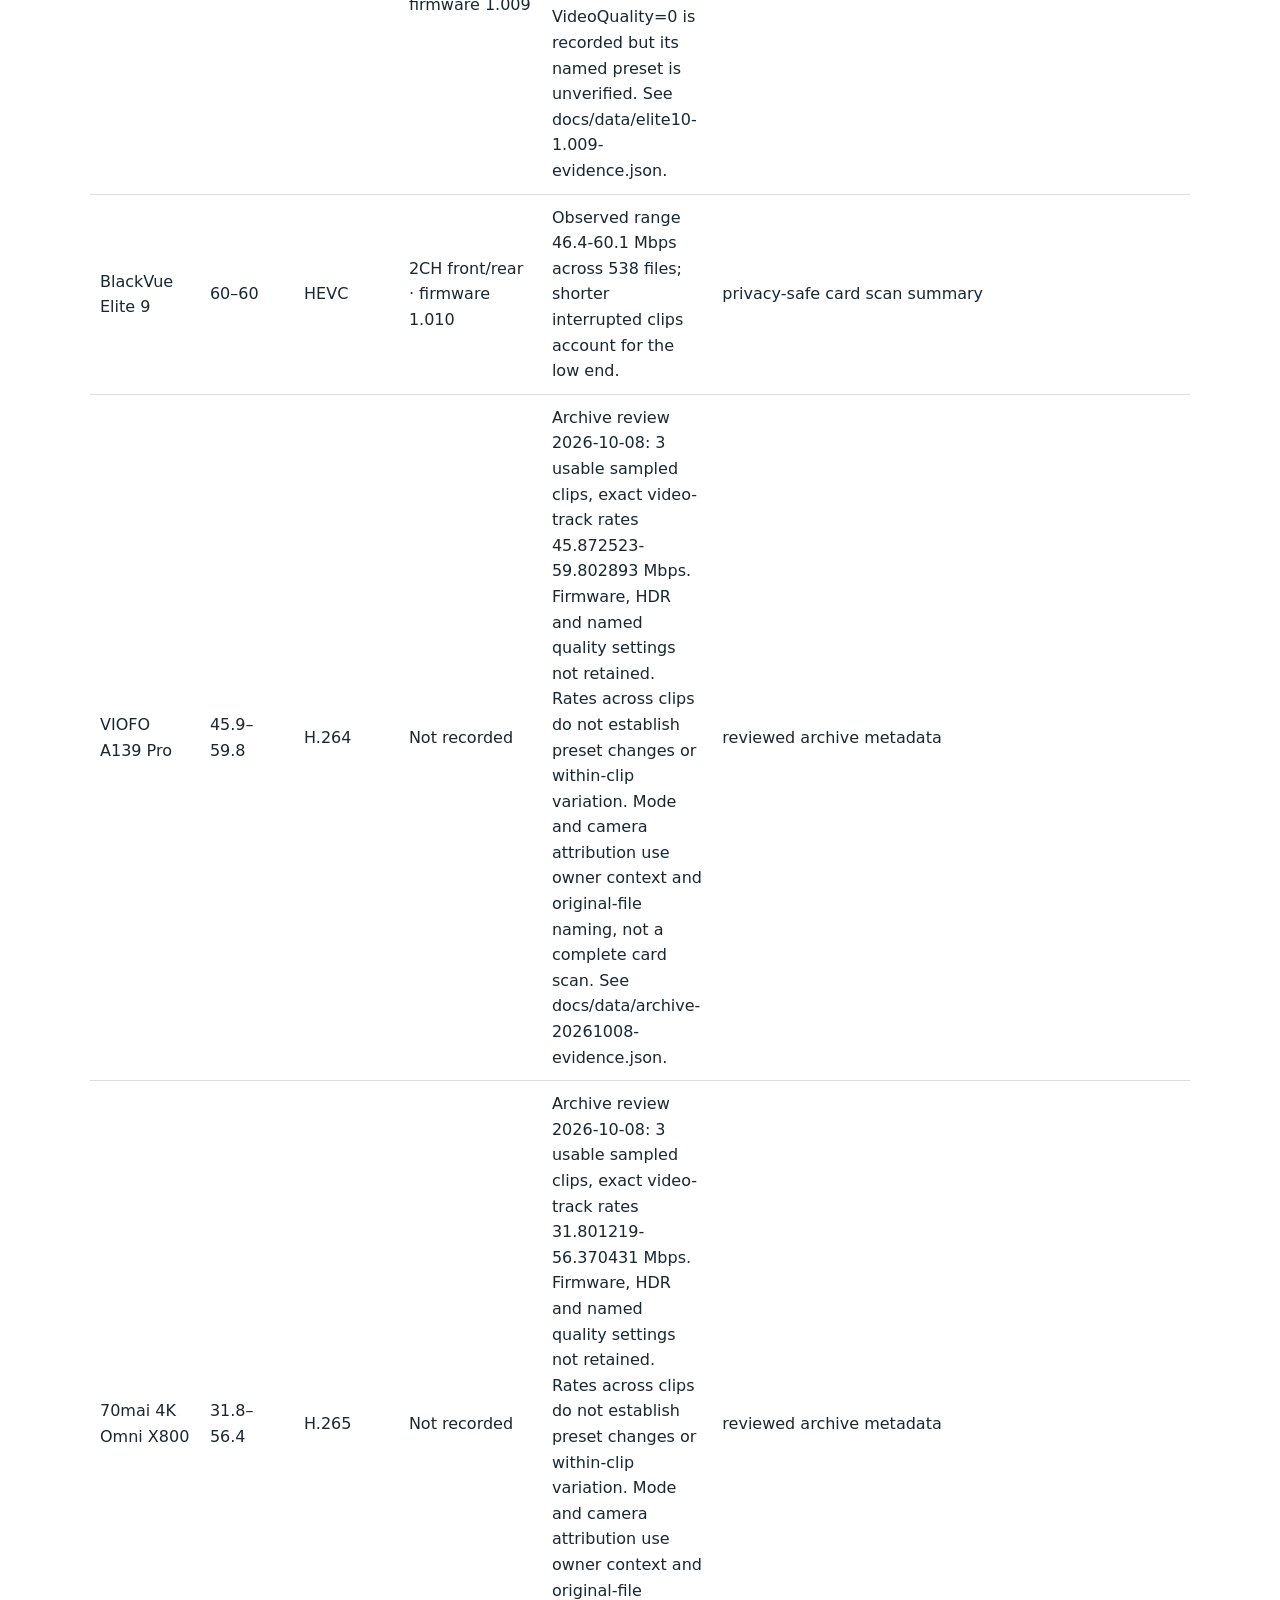
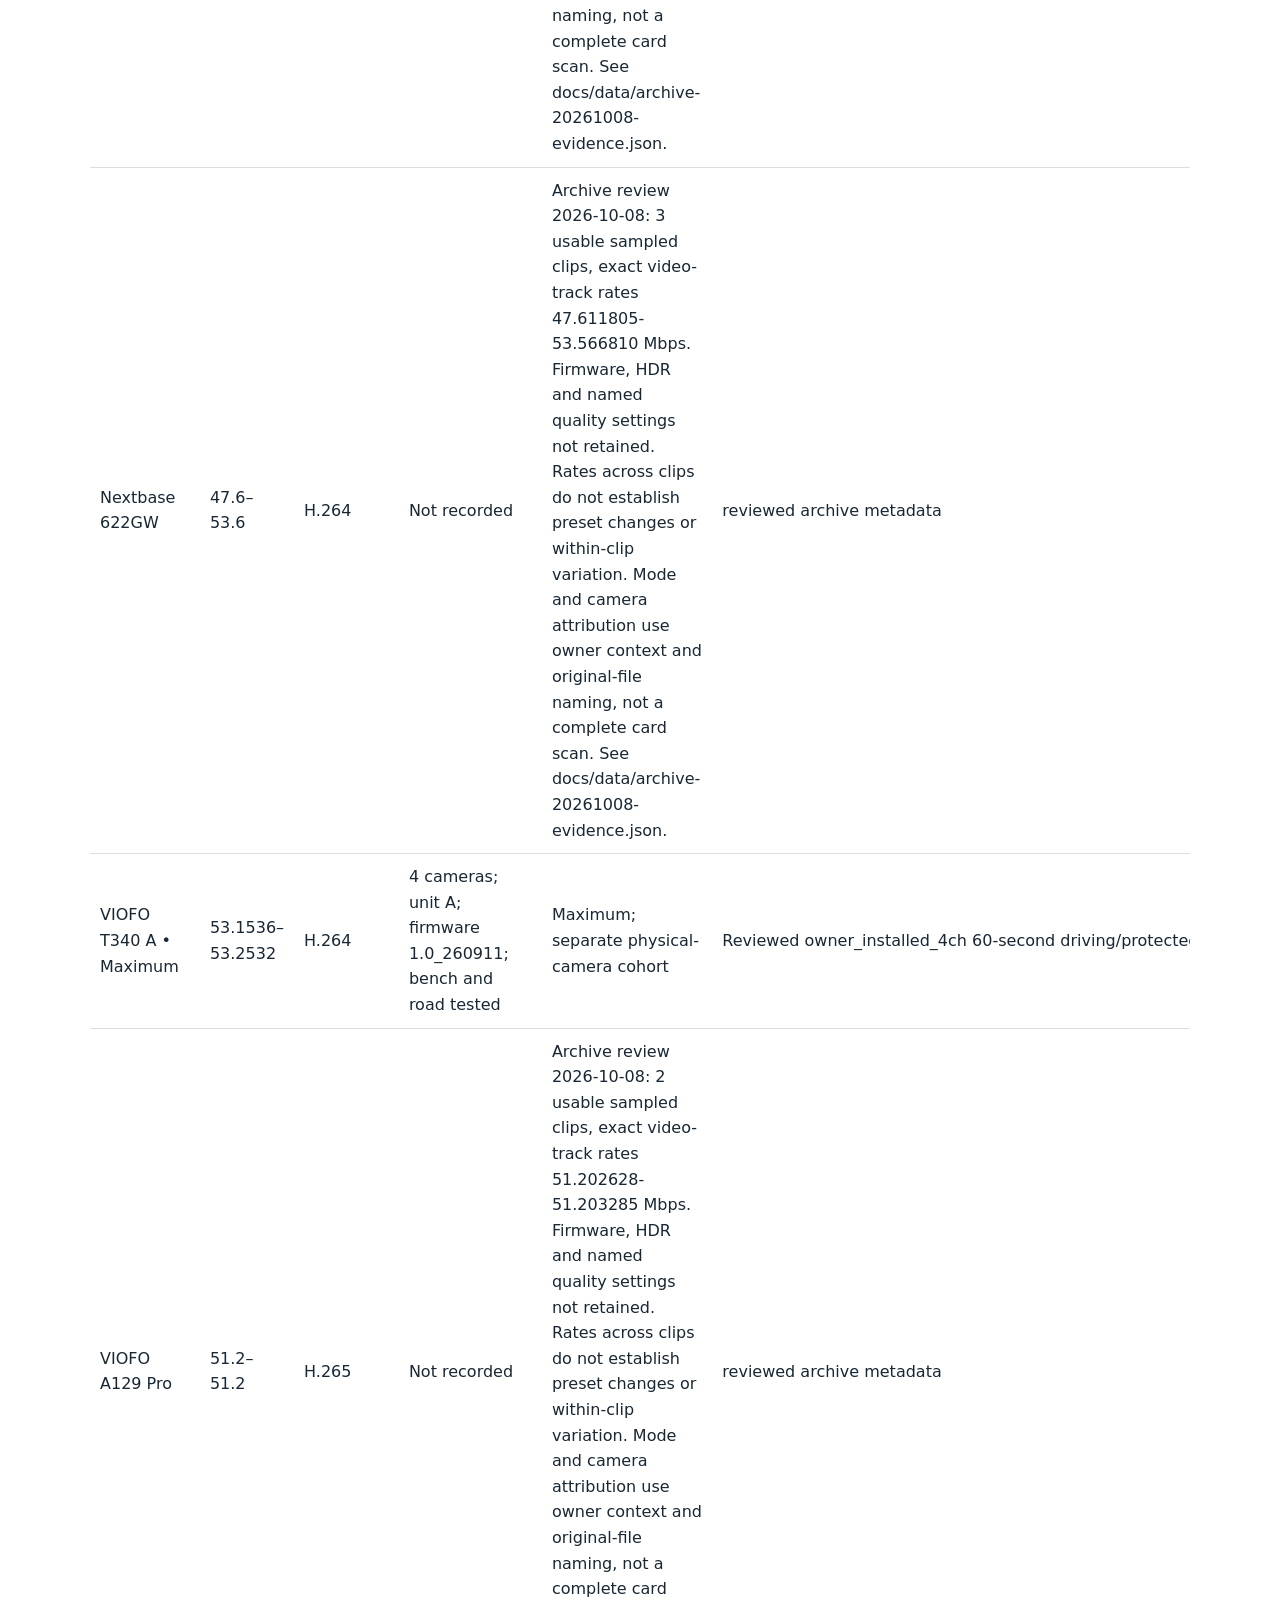
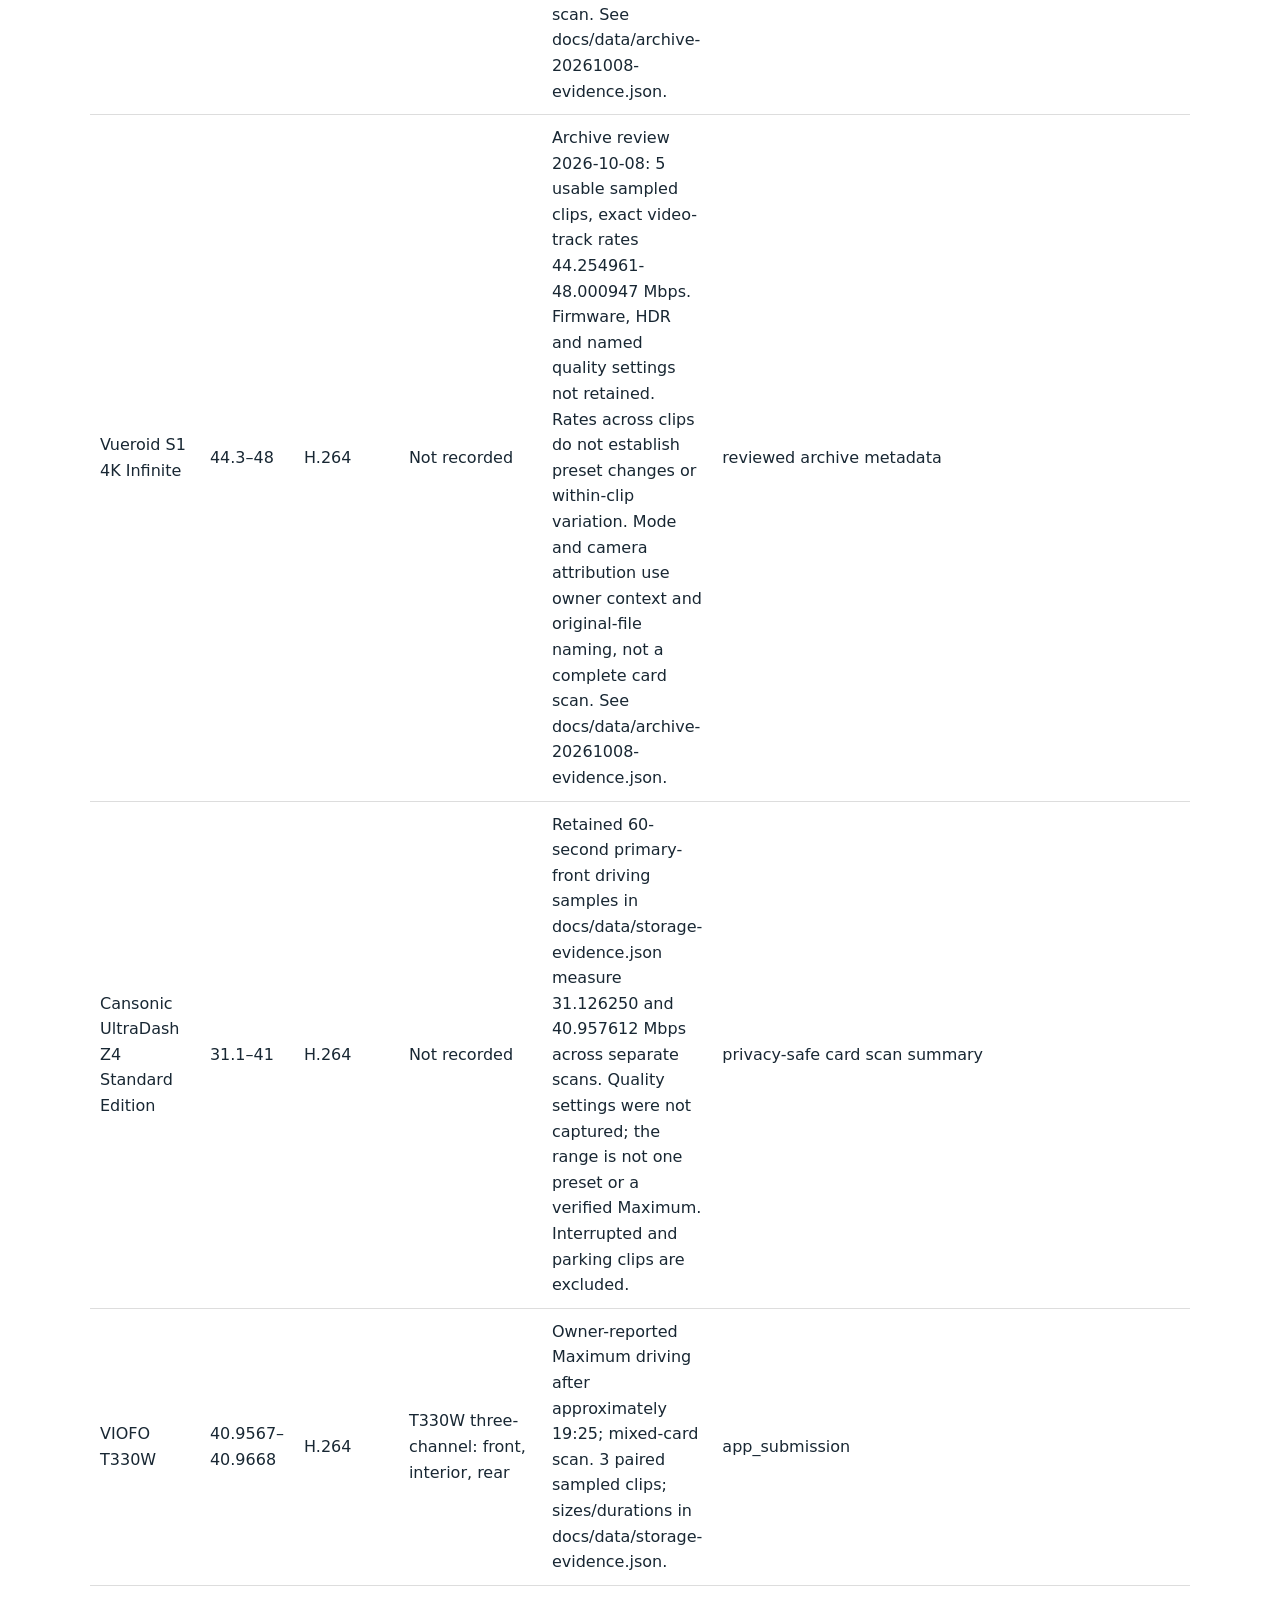
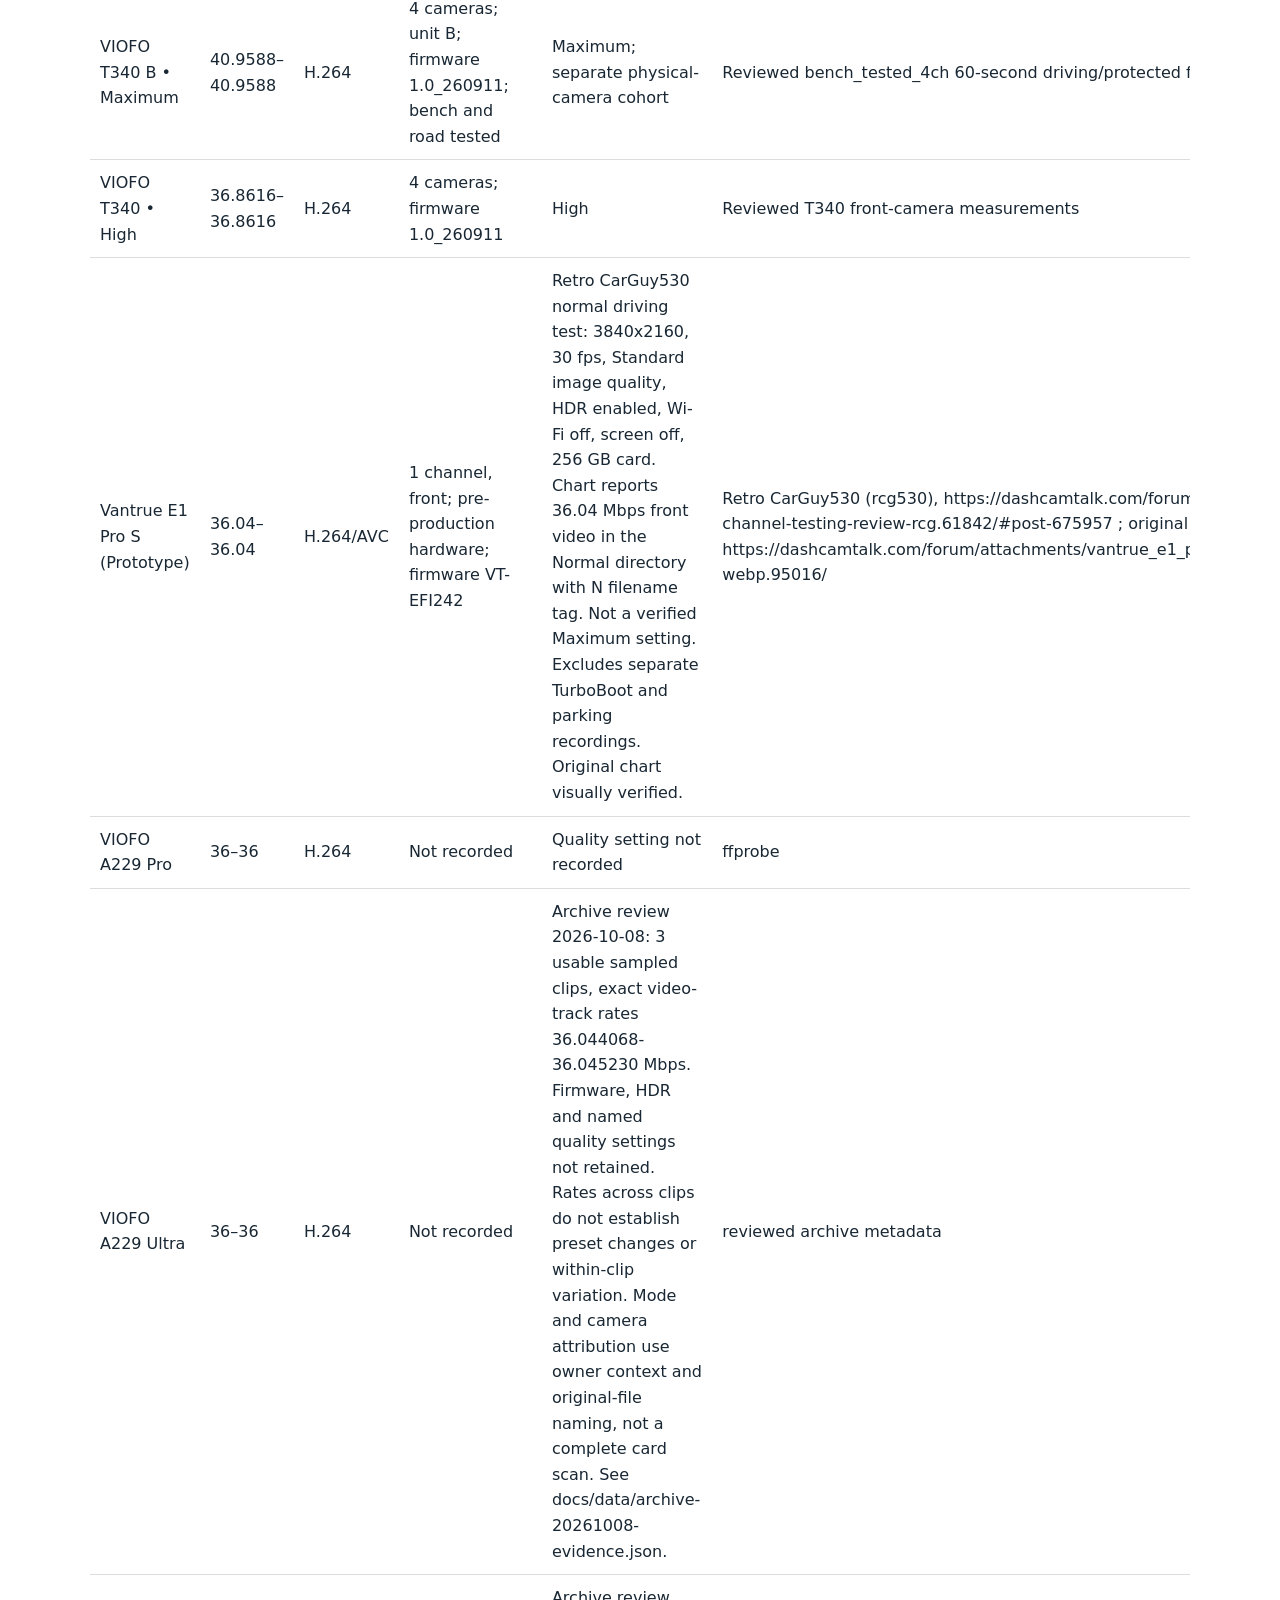
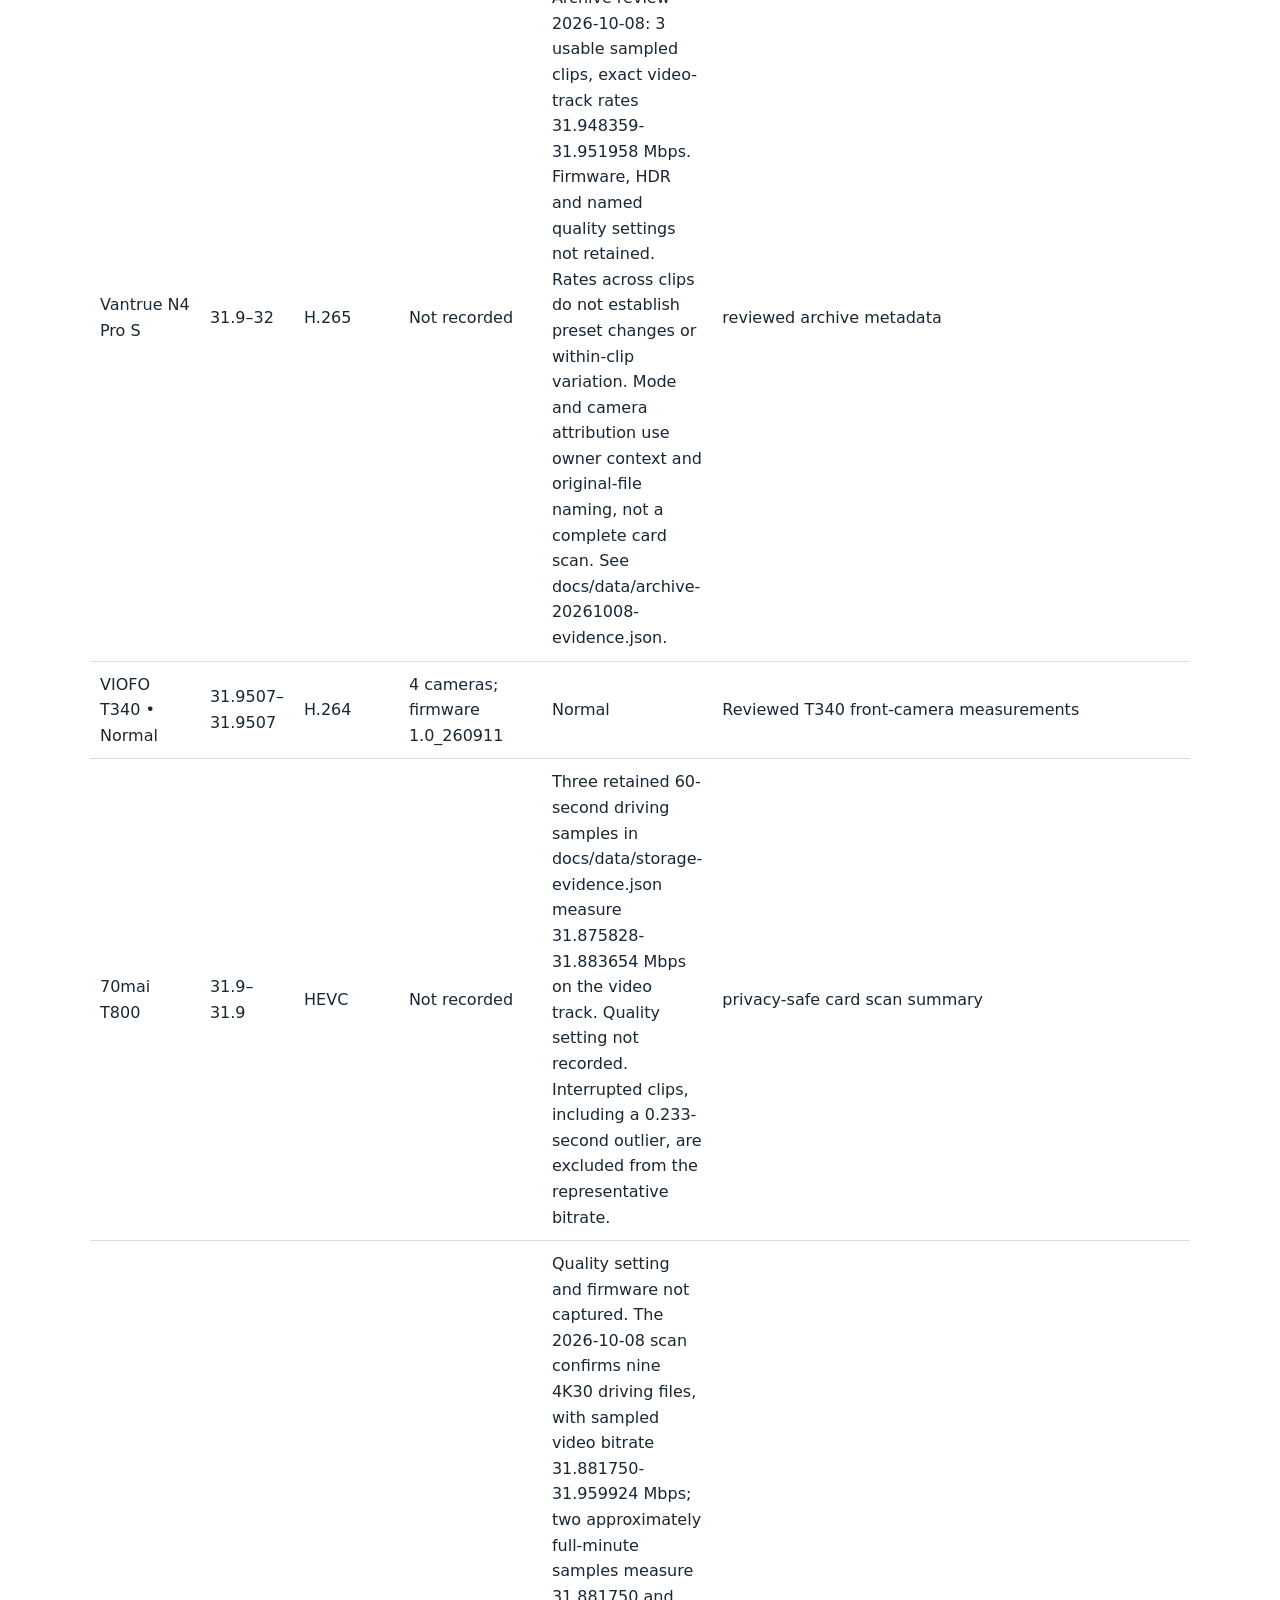
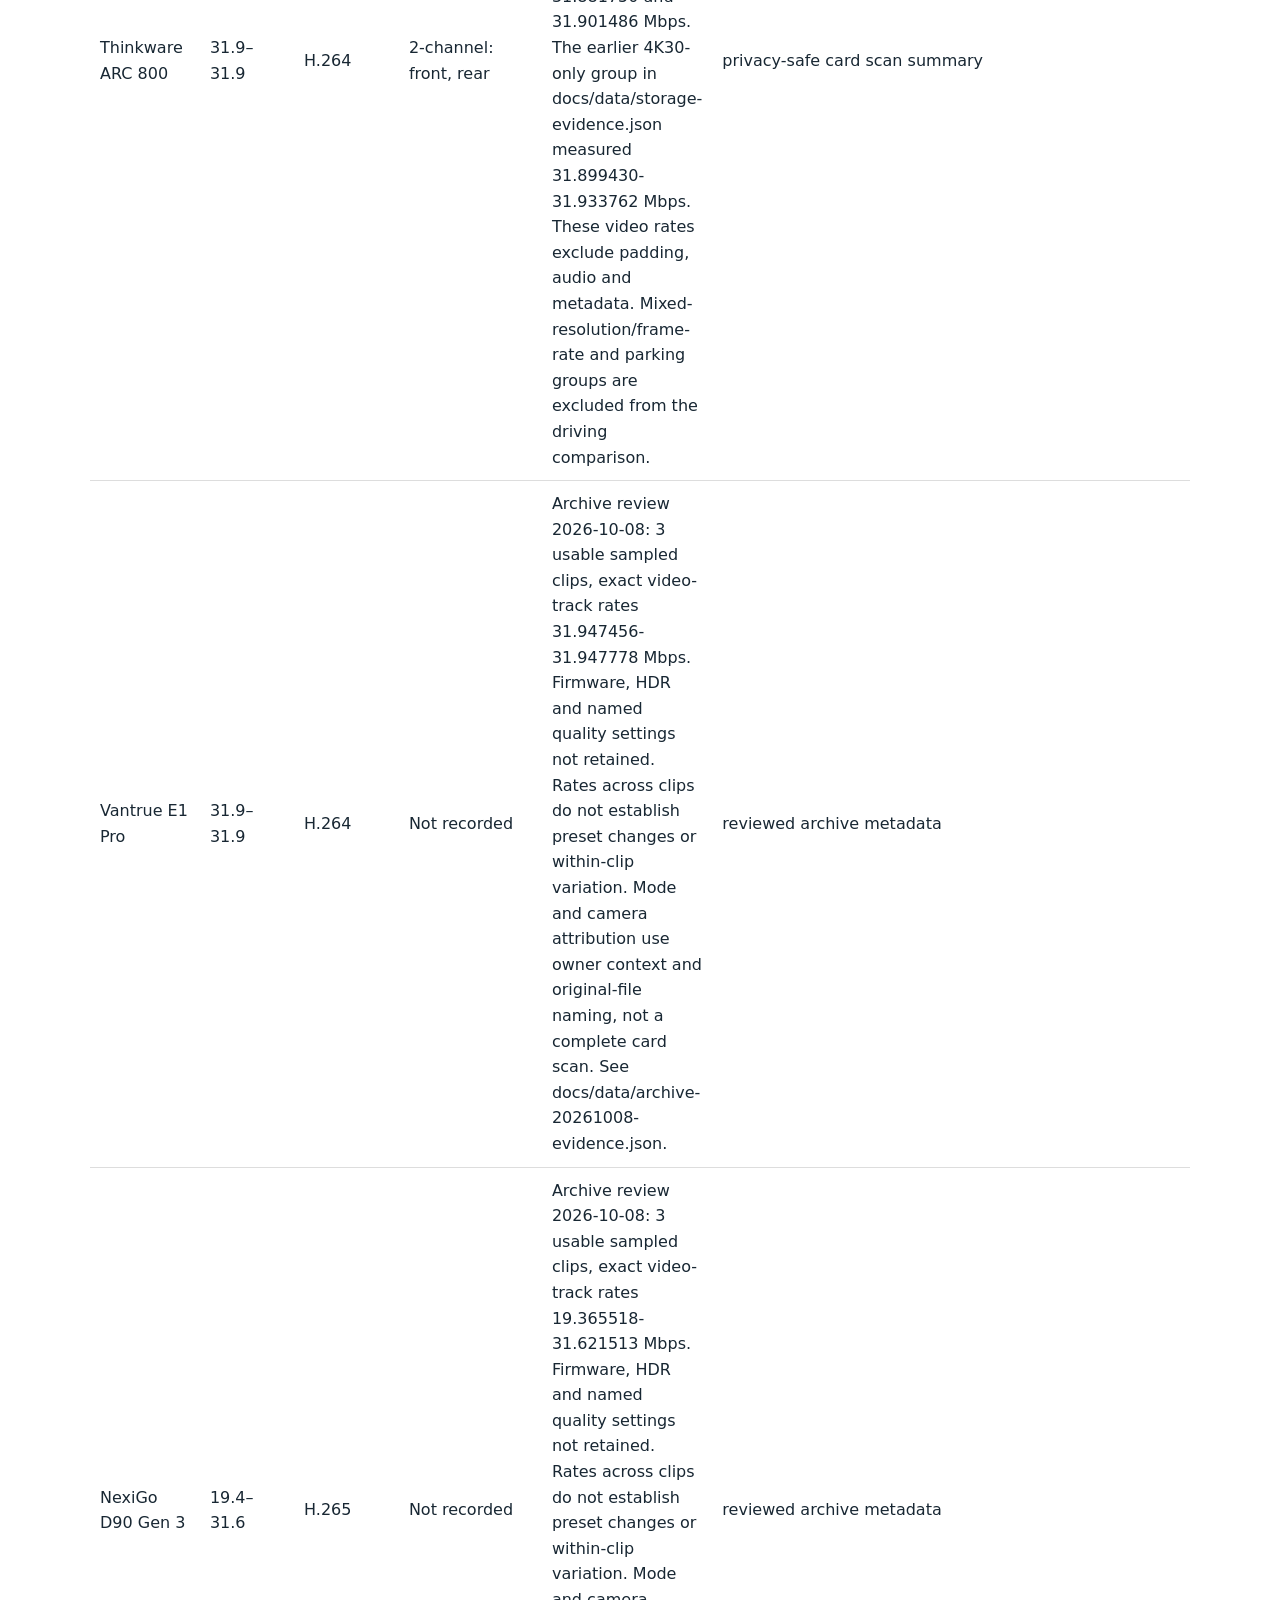
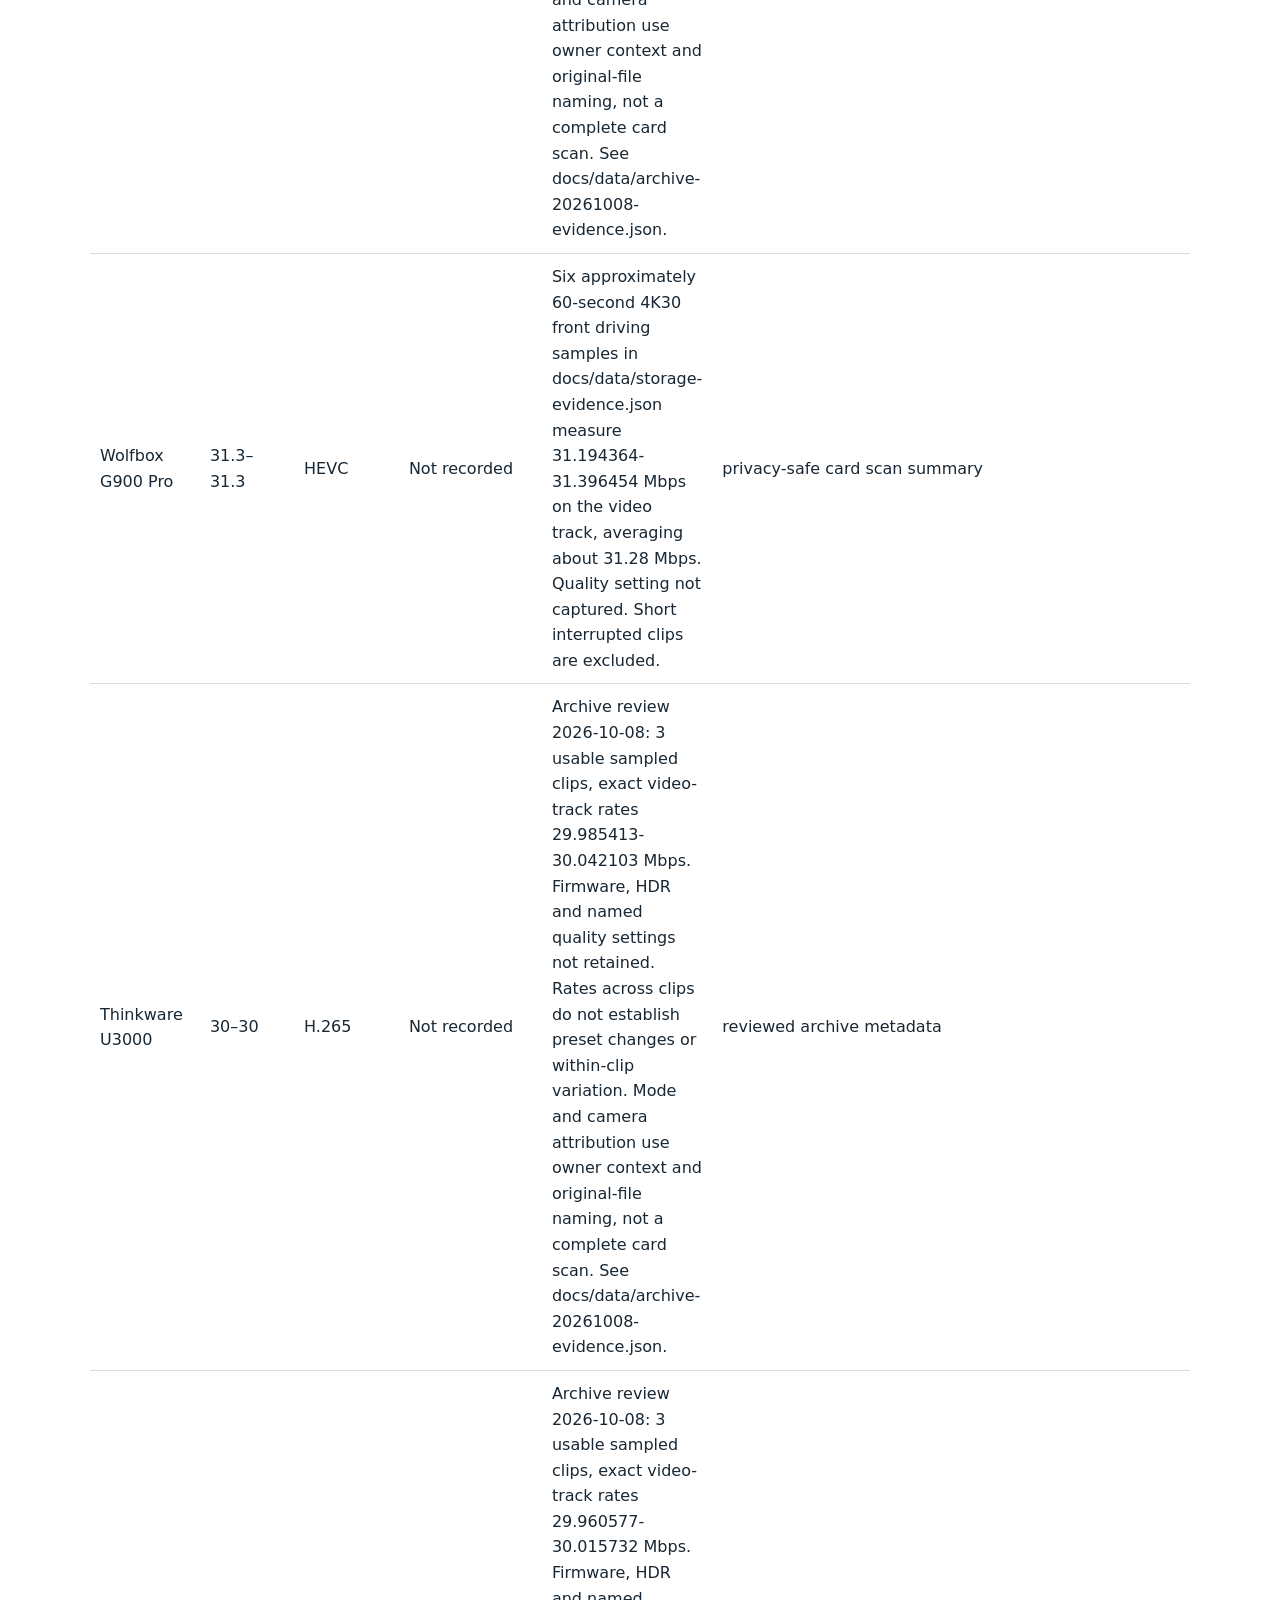
<file: docs/4k30-comparison.html>
<!doctype html><html lang="en"><meta charset="utf-8"><meta name="viewport" content="width=device-width,initial-scale=1"><title>4K30 front-camera bitrate comparison</title><style>body{font:16px system-ui;max-width:1100px;margin:32px auto;padding:0 18px;line-height:1.6;color:#182733}img{width:100%;height:auto}.scroll{overflow:auto}table{border-collapse:collapse}td,th{padding:10px;text-align:left;border-bottom:1px solid #ddd}</style><a href="t340-comparison.html">T340 charts</a><section id="4k30-comparison"><h2>4K30 front-camera comparison</h2><p><a href="bitrate-charts.html">Build your own chart: choose cameras and export PNG/SVG</a></p><a href="assets/4k30/comparison.png?v=43c1bbe0b30e"><img src="assets/4k30/comparison.png?v=43c1bbe0b30e" alt="Descending measured 4K30 front-camera video bitrates, highlighting T340 configurations" loading="lazy"></a><p>Measured driving video, not advertised maximums. Audio excluded. <a href="4k30-comparison.html">Settings, codecs and measurement notes</a> · <a href="assets/4k30/comparison.png?v=43c1bbe0b30e">PNG</a> · <a href="assets/4k30/comparison.svg?v=82d0bee5957a">SVG</a> · <a href="assets/4k30/measurements.csv">CSV</a></p><p><strong>T340 A</strong> is the higher-bitrate unit (about 53.25 Mbps Maximum); <strong>T340 B</strong> is the lower-bitrate unit (40.96 Mbps Maximum). The owner confirms both run firmware 1.0_260911 and both have been bench and road tested. A/B are unit labels, not product revisions. Low, Normal and High remain historical observations, not independently measured settings for both units. The Maximum difference is unexplained.</p><p><a href="4k30-comparison.html#unranked">Additional 4K models still awaiting comparable measurements</a></p></section><p>Includes cameras in the reviewed library with measured primary-front 3840×2160 at 30 fps driving bitrates, excluding known upscaled models such as the Rove R2-4K Pro and R2-4K Dual. File dimensions alone do not prove native 4K capture. Models without those measurements and samples with an unidentified camera position are excluded. This is not a list of every 4K30 dashcam on the market.</p><p>Ranges are sorted by their upper observed endpoint, not a verified maximum-quality setting. T340 rows use the reviewed, configuration-specific front-camera measurements rather than mixed-quality scan ranges. Other quality settings remain unknown unless captured. Codecs, scenes, HDR and connected-camera counts differ; bitrate alone is not an image-quality ranking.</p><div class="scroll"><table><tr><th>Camera</th><th>Video Mbps</th><th>Codec</th><th>Configuration</th><th>Settings / notes</th><th>Measurement source</th></tr><tr><td>VIOFO A329S</td><td>65.5–65.5</td><td>H.264</td><td>2-channel: front, rear; firmware 2.2_260815</td><td>Maximum bitrate, 2CH and firmware owner-confirmed. Three sampled 60-second driving files measure 65.535008-65.537908 Mbps; complete file size 494.93 MB each. 0.1-second clips excluded from comparison. Earlier 3CH measurements had unknown quality settings and do not establish a controlled channel-count effect.</td><td>privacy-safe card scan summary</td></tr><tr><td>VIOFO A329T</td><td>65.5–65.5</td><td>H.264</td><td>3-channel: front, telephoto front, rear</td><td>Quality setting not recorded</td><td>ffprobe</td></tr><tr><td>VIOFO A119M Pro</td><td>61.4375–61.5404</td><td>H.264</td><td>1CH front-only; firmware 1.2_20260817</td><td>Owner-confirmed High video bitrate / quality; Auto Event Detection selected for parking. Numeric video metadata are scanner-measured, while channel/mode mapping is reviewed owner/folder context. Comparison uses the 180-second and 63.566667-second samples. The 2.566667-second short clip is retained separately, not mixed into this range.</td><td>reviewed card scan metadata</td></tr><tr><td>BlackVue DR970X Box Plus</td><td>60–60</td><td>H.265</td><td>Not recorded</td><td>Archive review 2026-10-08: 3 usable sampled clips, exact video-track rates 59.998936-60.030954 Mbps. Firmware, HDR and named quality settings not retained. Rates across clips do not establish preset changes or within-clip variation. Mode and camera attribution use owner context and original-file naming, not a complete card scan. See docs/data/archive-20261008-evidence.json.</td><td>reviewed archive metadata</td></tr><tr><td>BlackVue DR970X Plus</td><td>60–60</td><td>HEVC</td><td>Not recorded</td><td>Quality setting not recorded</td><td>ffprobe</td></tr><tr><td>BlackVue Elite 10</td><td>60–60</td><td>Not captured</td><td>2-channel: front, rear; firmware 1.009</td><td>Seven normal-driving samples of at least 55 seconds measure 60.026696-60.059968 Mbps. Short and mixed-recording samples excluded. VideoQuality=0 is recorded but its named preset is unverified. See docs/data/elite10-1.009-evidence.json.</td><td>privacy-safe card scan summary</td></tr><tr><td>BlackVue Elite 9</td><td>60–60</td><td>HEVC</td><td>2CH front/rear · firmware 1.010</td><td>Observed range 46.4-60.1 Mbps across 538 files; shorter interrupted clips account for the low end.</td><td>privacy-safe card scan summary</td></tr><tr><td>VIOFO A139 Pro</td><td>45.9–59.8</td><td>H.264</td><td>Not recorded</td><td>Archive review 2026-10-08: 3 usable sampled clips, exact video-track rates 45.872523-59.802893 Mbps. Firmware, HDR and named quality settings not retained. Rates across clips do not establish preset changes or within-clip variation. Mode and camera attribution use owner context and original-file naming, not a complete card scan. See docs/data/archive-20261008-evidence.json.</td><td>reviewed archive metadata</td></tr><tr><td>70mai 4K Omni X800</td><td>31.8–56.4</td><td>H.265</td><td>Not recorded</td><td>Archive review 2026-10-08: 3 usable sampled clips, exact video-track rates 31.801219-56.370431 Mbps. Firmware, HDR and named quality settings not retained. Rates across clips do not establish preset changes or within-clip variation. Mode and camera attribution use owner context and original-file naming, not a complete card scan. See docs/data/archive-20261008-evidence.json.</td><td>reviewed archive metadata</td></tr><tr><td>Nextbase 622GW</td><td>47.6–53.6</td><td>H.264</td><td>Not recorded</td><td>Archive review 2026-10-08: 3 usable sampled clips, exact video-track rates 47.611805-53.566810 Mbps. Firmware, HDR and named quality settings not retained. Rates across clips do not establish preset changes or within-clip variation. Mode and camera attribution use owner context and original-file naming, not a complete card scan. See docs/data/archive-20261008-evidence.json.</td><td>reviewed archive metadata</td></tr><tr><td>VIOFO T340 A • Maximum</td><td>53.1536–53.2532</td><td>H.264</td><td>4 cameras; unit A; firmware 1.0_260911; bench and road tested</td><td>Maximum; separate physical-camera cohort</td><td>Reviewed owner_installed_4ch 60-second driving/protected front samples, 2026-10-12</td></tr><tr><td>VIOFO A129 Pro</td><td>51.2–51.2</td><td>H.265</td><td>Not recorded</td><td>Archive review 2026-10-08: 2 usable sampled clips, exact video-track rates 51.202628-51.203285 Mbps. Firmware, HDR and named quality settings not retained. Rates across clips do not establish preset changes or within-clip variation. Mode and camera attribution use owner context and original-file naming, not a complete card scan. See docs/data/archive-20261008-evidence.json.</td><td>reviewed archive metadata</td></tr><tr><td>Vueroid S1 4K Infinite</td><td>44.3–48</td><td>H.264</td><td>Not recorded</td><td>Archive review 2026-10-08: 5 usable sampled clips, exact video-track rates 44.254961-48.000947 Mbps. Firmware, HDR and named quality settings not retained. Rates across clips do not establish preset changes or within-clip variation. Mode and camera attribution use owner context and original-file naming, not a complete card scan. See docs/data/archive-20261008-evidence.json.</td><td>reviewed archive metadata</td></tr><tr><td>Cansonic UltraDash Z4 Standard Edition</td><td>31.1–41</td><td>H.264</td><td>Not recorded</td><td>Retained 60-second primary-front driving samples in docs/data/storage-evidence.json measure 31.126250 and 40.957612 Mbps across separate scans. Quality settings were not captured; the range is not one preset or a verified Maximum. Interrupted and parking clips are excluded.</td><td>privacy-safe card scan summary</td></tr><tr><td>VIOFO T330W</td><td>40.9567–40.9668</td><td>H.264</td><td>T330W three-channel: front, interior, rear</td><td>Owner-reported Maximum driving after approximately 19:25; mixed-card scan. 3 paired sampled clips; sizes/durations in docs/data/storage-evidence.json.</td><td>app_submission</td></tr><tr><td>VIOFO T340 B • Maximum</td><td>40.9588–40.9588</td><td>H.264</td><td>4 cameras; unit B; firmware 1.0_260911; bench and road tested</td><td>Maximum; separate physical-camera cohort</td><td>Reviewed bench_tested_4ch 60-second driving/protected front samples, 2026-10-12</td></tr><tr><td>VIOFO T340 • High</td><td>36.8616–36.8616</td><td>H.264</td><td>4 cameras; firmware 1.0_260911</td><td>High</td><td>Reviewed T340 front-camera measurements</td></tr><tr><td>Vantrue E1 Pro S (Prototype)</td><td>36.04–36.04</td><td>H.264/AVC</td><td>1 channel, front; pre-production hardware; firmware VT-EFI242</td><td>Retro CarGuy530 normal driving test: 3840x2160, 30 fps, Standard image quality, HDR enabled, Wi-Fi off, screen off, 256 GB card. Chart reports 36.04 Mbps front video in the Normal directory with N filename tag. Not a verified Maximum setting. Excludes separate TurboBoot and parking recordings. Original chart visually verified.</td><td>Retro CarGuy530 (rcg530), https://dashcamtalk.com/forum/threads/vantrue-e1-pro-s-4k-uhd-1-channel-testing-review-rcg.61842/#post-675957 ; original chart https://dashcamtalk.com/forum/attachments/vantrue_e1_pro_s_power_consumption_20261019-webp.95016/</td></tr><tr><td>VIOFO A229 Pro</td><td>36–36</td><td>H.264</td><td>Not recorded</td><td>Quality setting not recorded</td><td>ffprobe</td></tr><tr><td>VIOFO A229 Ultra</td><td>36–36</td><td>H.264</td><td>Not recorded</td><td>Archive review 2026-10-08: 3 usable sampled clips, exact video-track rates 36.044068-36.045230 Mbps. Firmware, HDR and named quality settings not retained. Rates across clips do not establish preset changes or within-clip variation. Mode and camera attribution use owner context and original-file naming, not a complete card scan. See docs/data/archive-20261008-evidence.json.</td><td>reviewed archive metadata</td></tr><tr><td>Vantrue N4 Pro S</td><td>31.9–32</td><td>H.265</td><td>Not recorded</td><td>Archive review 2026-10-08: 3 usable sampled clips, exact video-track rates 31.948359-31.951958 Mbps. Firmware, HDR and named quality settings not retained. Rates across clips do not establish preset changes or within-clip variation. Mode and camera attribution use owner context and original-file naming, not a complete card scan. See docs/data/archive-20261008-evidence.json.</td><td>reviewed archive metadata</td></tr><tr><td>VIOFO T340 • Normal</td><td>31.9507–31.9507</td><td>H.264</td><td>4 cameras; firmware 1.0_260911</td><td>Normal</td><td>Reviewed T340 front-camera measurements</td></tr><tr><td>70mai T800</td><td>31.9–31.9</td><td>HEVC</td><td>Not recorded</td><td>Three retained 60-second driving samples in docs/data/storage-evidence.json measure 31.875828-31.883654 Mbps on the video track. Quality setting not recorded. Interrupted clips, including a 0.233-second outlier, are excluded from the representative bitrate.</td><td>privacy-safe card scan summary</td></tr><tr><td>Thinkware ARC 800</td><td>31.9–31.9</td><td>H.264</td><td>2-channel: front, rear</td><td>Quality setting and firmware not captured. The 2026-10-08 scan confirms nine 4K30 driving files, with sampled video bitrate 31.881750-31.959924 Mbps; two approximately full-minute samples measure 31.881750 and 31.901486 Mbps. The earlier 4K30-only group in docs/data/storage-evidence.json measured 31.899430-31.933762 Mbps. These video rates exclude padding, audio and metadata. Mixed-resolution/frame-rate and parking groups are excluded from the driving comparison.</td><td>privacy-safe card scan summary</td></tr><tr><td>Vantrue E1 Pro</td><td>31.9–31.9</td><td>H.264</td><td>Not recorded</td><td>Archive review 2026-10-08: 3 usable sampled clips, exact video-track rates 31.947456-31.947778 Mbps. Firmware, HDR and named quality settings not retained. Rates across clips do not establish preset changes or within-clip variation. Mode and camera attribution use owner context and original-file naming, not a complete card scan. See docs/data/archive-20261008-evidence.json.</td><td>reviewed archive metadata</td></tr><tr><td>NexiGo D90 Gen 3</td><td>19.4–31.6</td><td>H.265</td><td>Not recorded</td><td>Archive review 2026-10-08: 3 usable sampled clips, exact video-track rates 19.365518-31.621513 Mbps. Firmware, HDR and named quality settings not retained. Rates across clips do not establish preset changes or within-clip variation. Mode and camera attribution use owner context and original-file naming, not a complete card scan. See docs/data/archive-20261008-evidence.json.</td><td>reviewed archive metadata</td></tr><tr><td>Wolfbox G900 Pro</td><td>31.3–31.3</td><td>HEVC</td><td>Not recorded</td><td>Six approximately 60-second 4K30 front driving samples in docs/data/storage-evidence.json measure 31.194364-31.396454 Mbps on the video track, averaging about 31.28 Mbps. Quality setting not captured. Short interrupted clips are excluded.</td><td>privacy-safe card scan summary</td></tr><tr><td>Thinkware U3000</td><td>30–30</td><td>H.265</td><td>Not recorded</td><td>Archive review 2026-10-08: 3 usable sampled clips, exact video-track rates 29.985413-30.042103 Mbps. Firmware, HDR and named quality settings not retained. Rates across clips do not establish preset changes or within-clip variation. Mode and camera attribution use owner context and original-file naming, not a complete card scan. See docs/data/archive-20261008-evidence.json.</td><td>reviewed archive metadata</td></tr><tr><td>Thinkware U3000 Pro</td><td>30–30</td><td>H.265</td><td>Not recorded</td><td>Archive review 2026-10-08: 3 usable sampled clips, exact video-track rates 29.960577-30.015732 Mbps. Firmware, HDR and named quality settings not retained. Rates across clips do not establish preset changes or within-clip variation. Mode and camera attribution use owner context and original-file naming, not a complete card scan. See docs/data/archive-20261008-evidence.json.</td><td>reviewed archive metadata</td></tr><tr><td>Miofive S1 Ultra</td><td>29.5–29.5</td><td>H.265</td><td>Not recorded</td><td>Archive review 2026-10-08: 3 usable sampled clips, exact video-track rates 29.489652-29.491566 Mbps. Firmware, HDR and named quality settings not retained. Rates across clips do not establish preset changes or within-clip variation. Mode and camera attribution use owner context and original-file naming, not a complete card scan. See docs/data/archive-20261008-evidence.json.</td><td>reviewed archive metadata</td></tr><tr><td>VIOFO T340 • Low</td><td>27.034–27.034</td><td>H.264</td><td>4 cameras; firmware 1.0_260911</td><td>Low</td><td>Reviewed T340 front-camera measurements</td></tr><tr><td>Blueskysea B4K</td><td>26.2–26.2</td><td>H.265</td><td>Not recorded</td><td>Archive review 2026-10-08: 1 usable sampled clips, exact video-track rates 26.219133-26.219133 Mbps. Firmware, HDR and named quality settings not retained. Rates across clips do not establish preset changes or within-clip variation. Mode and camera attribution use owner context and original-file naming, not a complete card scan. See docs/data/archive-20261008-evidence.json.</td><td>reviewed archive metadata</td></tr><tr><td>BlackVue DR900S</td><td>25.2–25.2</td><td>H.265</td><td>2-channel: front, rear</td><td>Owner-provided archive checked 2026-10-08. Four normal/manual front clips of at least 55 seconds measure 25.096657-25.255170 Mbps at approximately 30 fps. P parking and E unknown-context events excluded, regardless of archive folder. Firmware and quality setting unknown. See docs/data/dr900s-archive-evidence.json.</td><td>ffprobe</td></tr><tr><td>BlackVue DR900X</td><td>25.2–25.2</td><td>H.265</td><td>Not recorded</td><td>Archive review 2026-10-08: 3 usable sampled clips, exact video-track rates 25.200007-25.225058 Mbps. Firmware, HDR and named quality settings not retained. Rates across clips do not establish preset changes or within-clip variation. Mode and camera attribution use owner context and original-file naming, not a complete card scan. See docs/data/archive-20261008-evidence.json.</td><td>reviewed archive metadata</td></tr><tr><td>BlackVue DR970X</td><td>25–25.1</td><td>H.264</td><td>Not recorded</td><td>Archive review 2026-10-08: 3 usable sampled clips, exact video-track rates 25.012337-25.083676 Mbps. Firmware, HDR and named quality settings not retained. Rates across clips do not establish preset changes or within-clip variation. Mode and camera attribution use owner context and original-file naming, not a complete card scan. See docs/data/archive-20261008-evidence.json.</td><td>reviewed archive metadata</td></tr><tr><td>BlackVue DR900X Plus</td><td>24.3–24.8</td><td>H.264</td><td>Not recorded</td><td>Archive review 2026-10-08: 3 usable sampled clips, exact video-track rates 24.260897-24.828378 Mbps. Firmware, HDR and named quality settings not retained. Rates across clips do not establish preset changes or within-clip variation. Mode and camera attribution use owner context and original-file naming, not a complete card scan. See docs/data/archive-20261008-evidence.json.</td><td>reviewed archive metadata</td></tr><tr><td>Thinkware U1000</td><td>24–24</td><td>H.265</td><td>Not recorded</td><td>Archive review 2026-10-08: 4 usable sampled clips, exact video-track rates 23.983381-24.038827 Mbps. Firmware, HDR and named quality settings not retained. Rates across clips do not establish preset changes or within-clip variation. Mode and camera attribution use owner context and original-file naming, not a complete card scan. See docs/data/archive-20261008-evidence.json.</td><td>reviewed archive metadata</td></tr><tr><td>Thinkware U1000 Plus</td><td>24–24</td><td>H.265</td><td>Not recorded</td><td>Archive review 2026-10-08: 3 usable sampled clips, exact video-track rates 23.997770-24.014061 Mbps. Firmware, HDR and named quality settings not retained. Rates across clips do not establish preset changes or within-clip variation. Mode and camera attribution use owner context and original-file naming, not a complete card scan. See docs/data/archive-20261008-evidence.json.</td><td>reviewed archive metadata</td></tr></table></div><p><a href="data/4k30-comparison.json">Reviewed data JSON</a> · <a href="./">Camera reference and sources</a></p><section id="unranked"><h2>Additional 4K models not yet ranked</h2><p>These known models are not silently omitted or assigned borrowed values. They need a comparable front-camera, driving-only video bitrate at 4K30. This covers our reviewed library and research, not every dashcam on the market.</p><ul><li><strong>BlackVue DR970X LTE Plus</strong>: Profile retains approximately 61 Mbps 4K30 front video metadata, but not its recording-mode linkage. Needs driving-only confirmation before ranking; do not borrow the non-LTE value. <a href="https://github.com/vortexopenclaw/dashcam-camera-profiles/blob/main/profiles/blackvue-dr970x-lte-plus.json">Evidence</a></li><li><strong>Thinkware ARC 900</strong>: Official manual documents 4K30; no measured front driving bitrate retained. <a href="https://download2.inavi.com/dashcam/ARC900/manual/arc900_manual_english_20251031.pdf">Evidence</a></li><li><strong>VIOFO A329</strong>: Reviewed archive driving samples are 4K60. Separate parking samples include 4K30, but cannot supply a driving bitrate. Needs a front 4K30 driving sample; do not reuse A329S or A329T rates. <a href="https://github.com/vortexopenclaw/dashcam-camera-profiles/blob/main/profiles/viofo-a329.json">Evidence</a></li><li><strong>Vantrue X4</strong>: Retained 3840x2160 at 29.97 fps research reports complete-file storage rates. A separate video-track rate is needed. <a href="https://github.com/vortexopenclaw/dashcam-offloader/blob/main/docs/video-metadata-reference.md">Evidence</a></li><li><strong>Rexing V1 4K</strong>: Measured front 3840x2160 at approximately 30 fps retained, but native sensor capture is unverified for this archived hardware revision. Output dimensions alone do not establish native 4K. <a href="https://github.com/vortexopenclaw/dashcam-camera-profiles/blob/main/profiles/rexing-v1-4k.json">Evidence</a></li><li><strong>Rove R2-4K</strong>: Measured front 3840x2160 at approximately 30 fps retained, but native sensor capture is unverified for this archived hardware revision. Output dimensions alone do not establish native 4K. <a href="https://github.com/vortexopenclaw/dashcam-camera-profiles/blob/main/profiles/metadata-only-rove-r2-4k.json">Evidence</a></li><li><strong>Vantrue N4</strong>: Measured front 3840x2160 at approximately 30 fps retained, but native sensor capture is unverified for this archived hardware revision. Output dimensions alone do not establish native 4K. <a href="https://github.com/vortexopenclaw/dashcam-camera-profiles/blob/main/profiles/vantrue-n4.json">Evidence</a></li></ul></section></html>
</file>
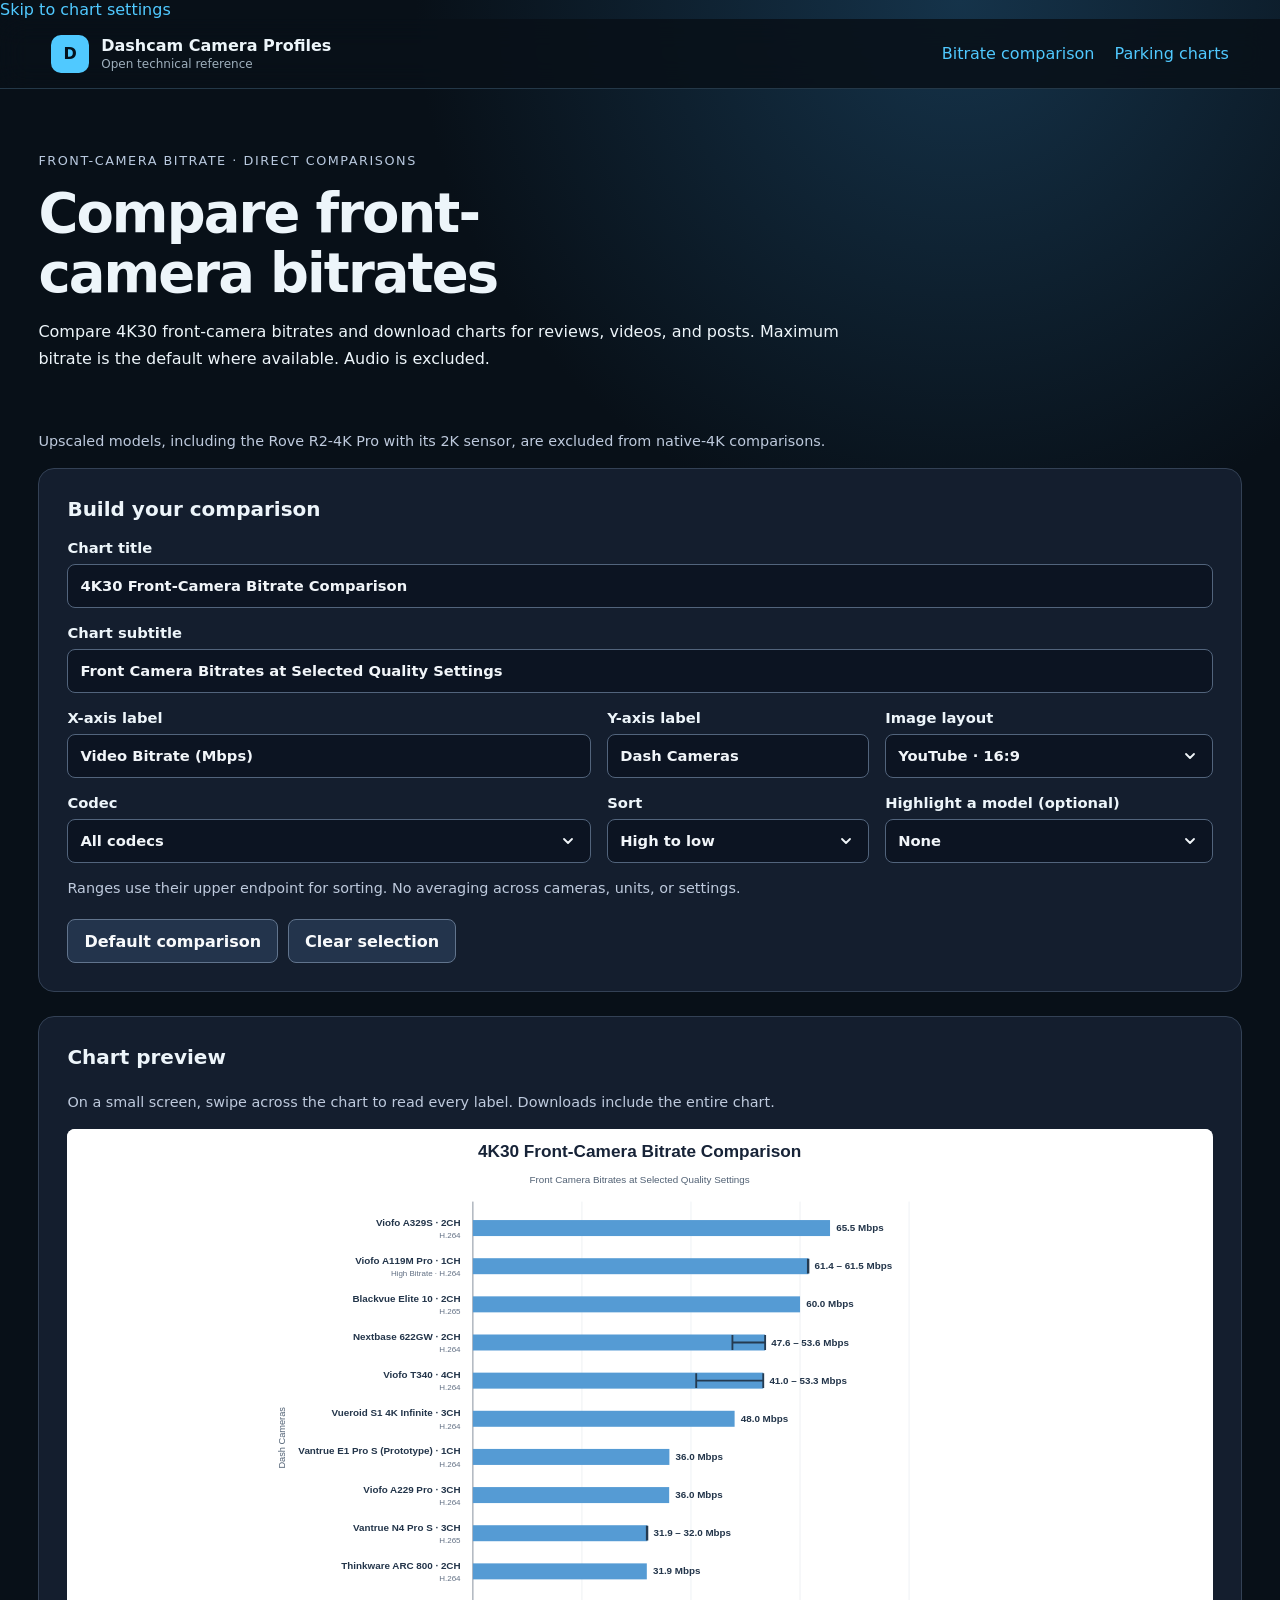
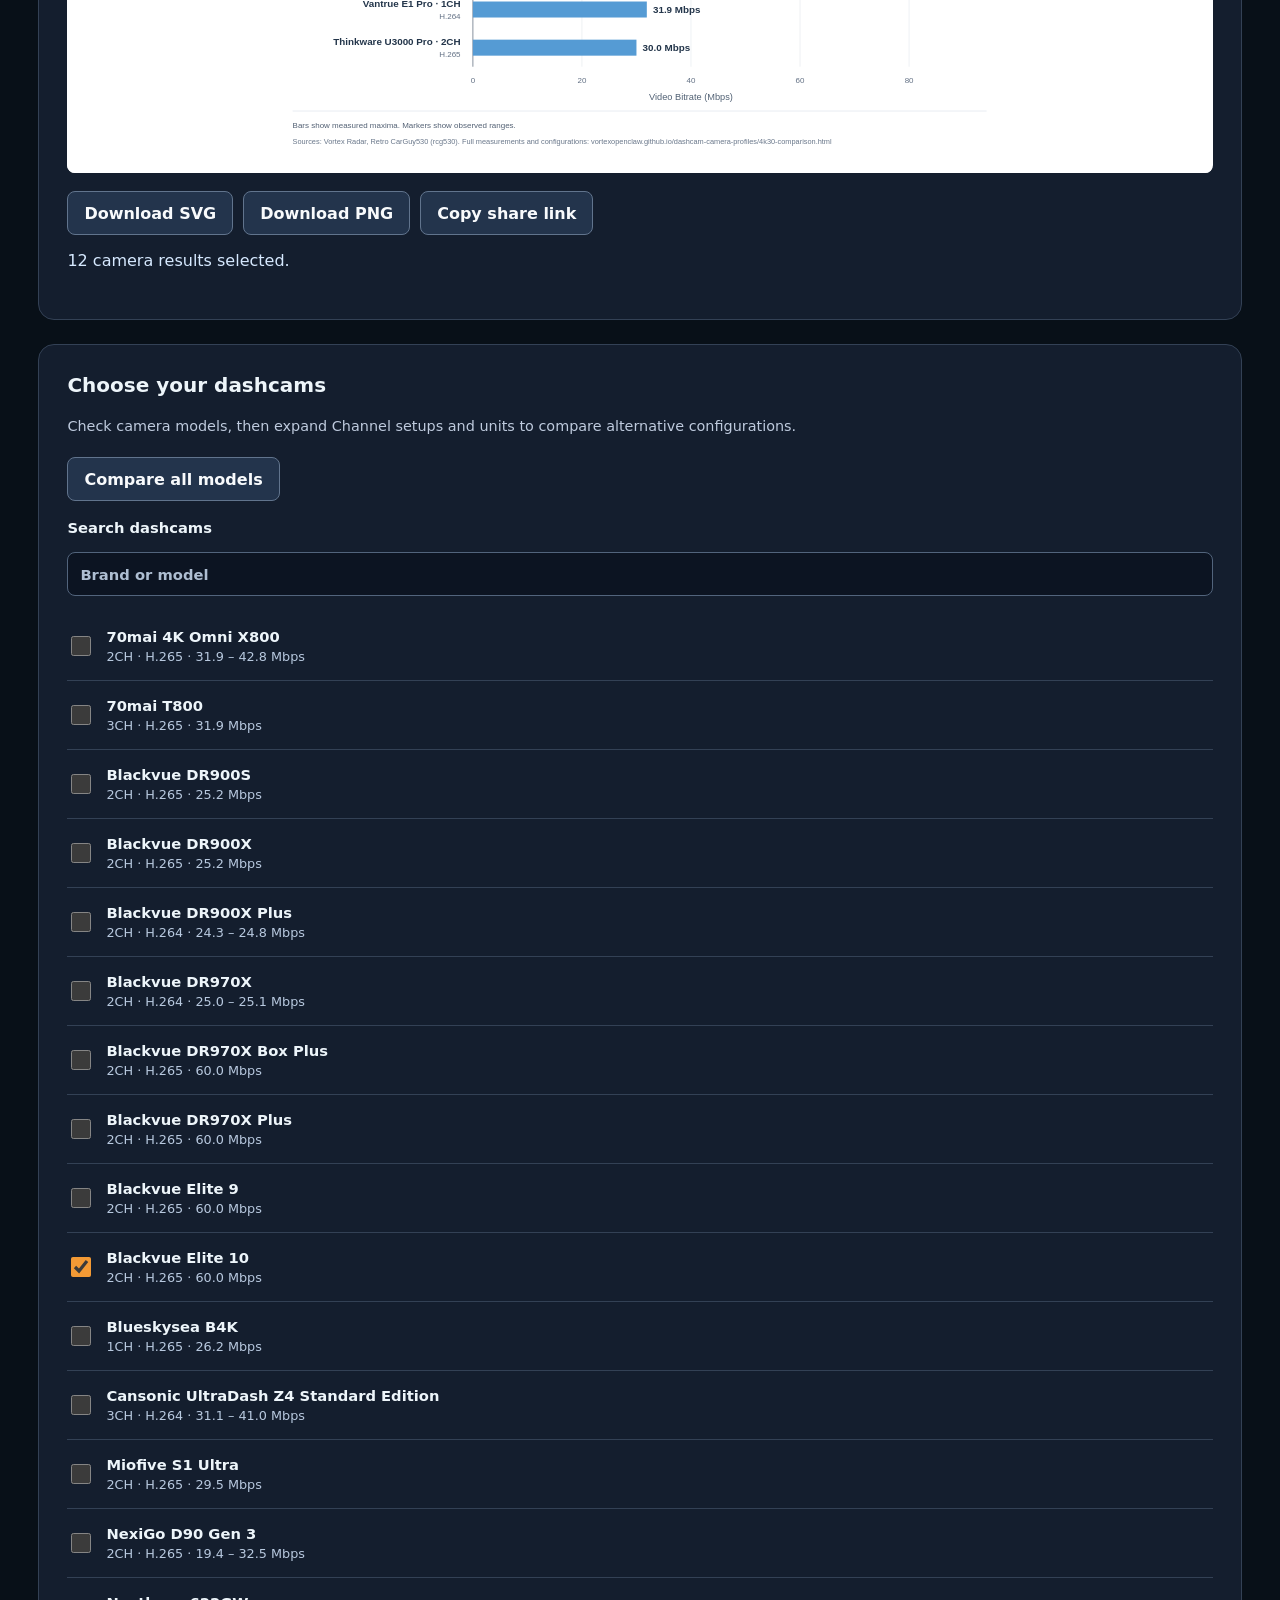
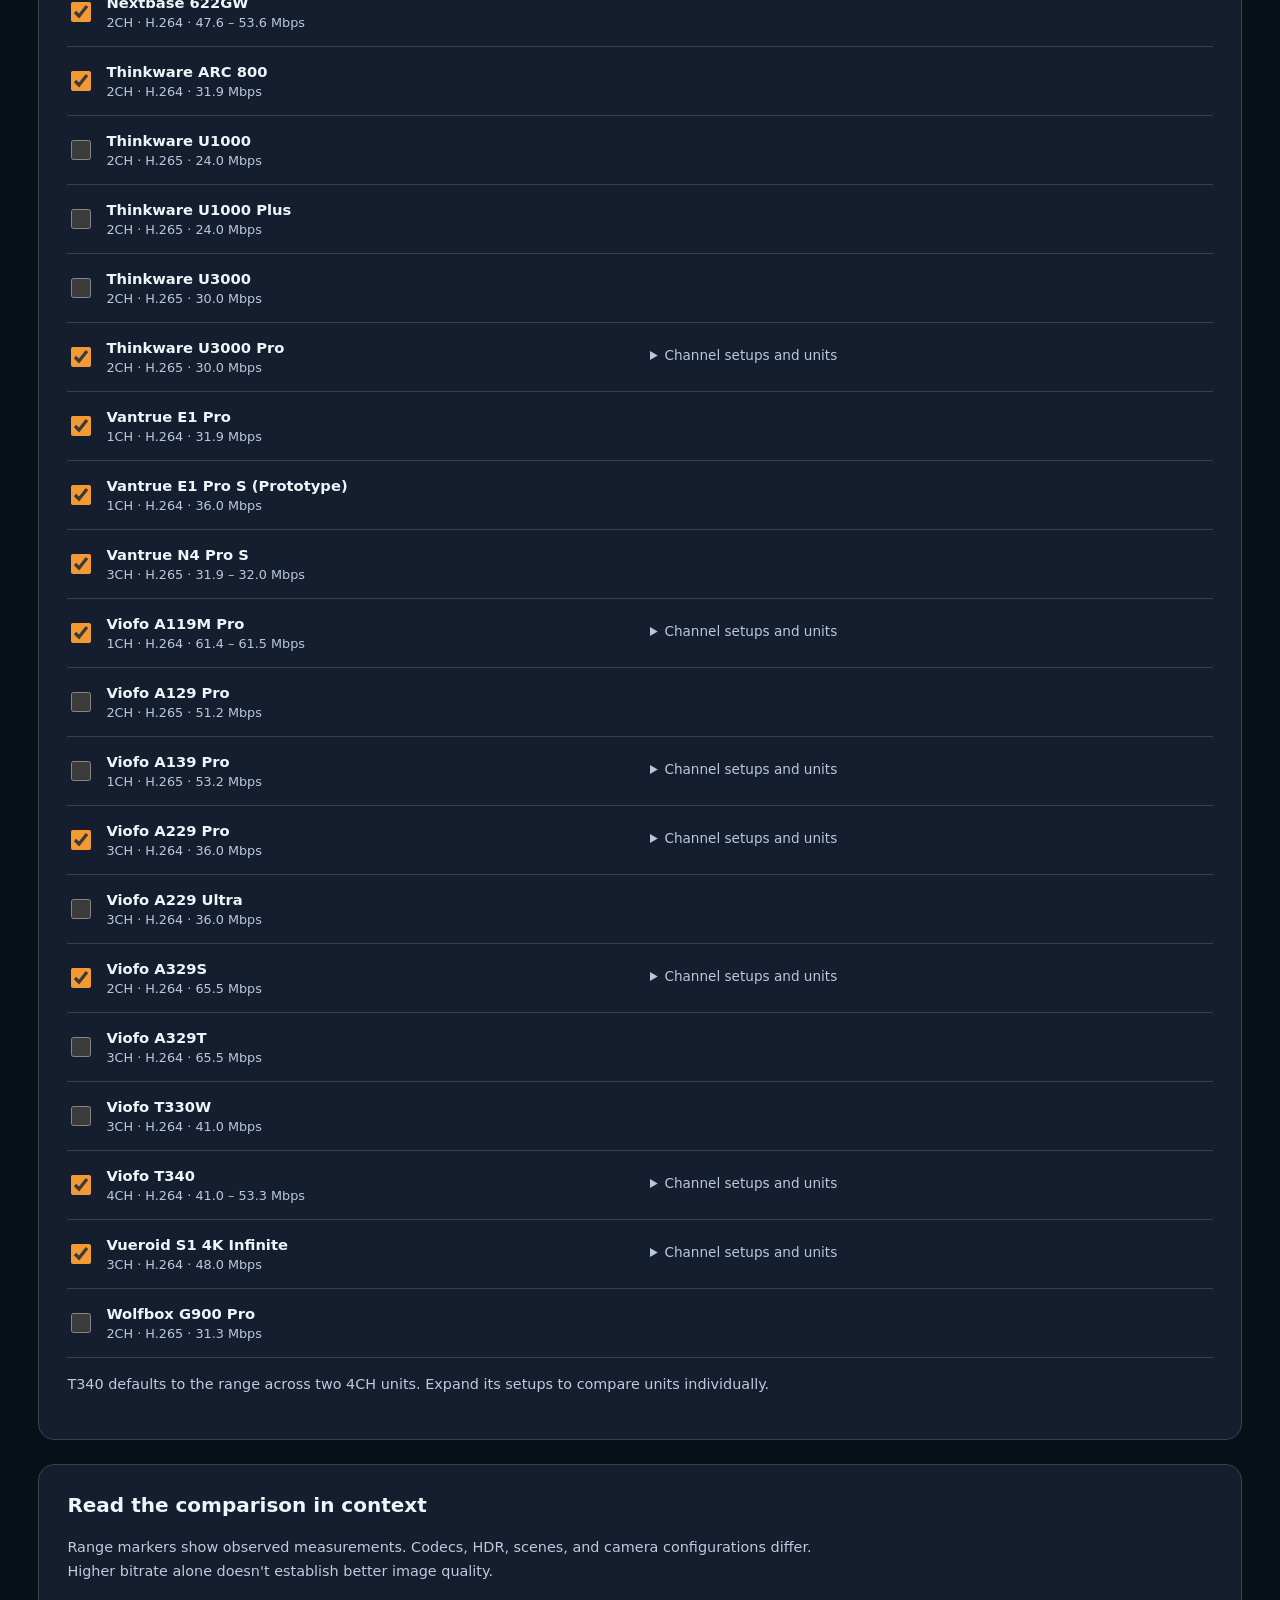
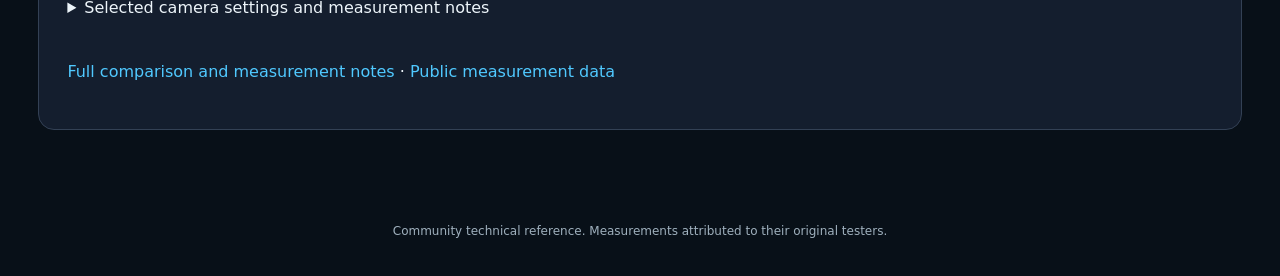
<file: docs/bitrate-charts.html>
<!doctype html>
<html lang="en">
<head>
<meta charset="utf-8"><meta name="viewport" content="width=device-width,initial-scale=1">
<meta name="description" content="Build and export comparisons of tested dashcam front-camera bitrates.">
<title>Front-camera bitrate chart builder | Dashcam Camera Profiles</title>
<link rel="stylesheet" href="assets/styles.css?v=20261008">
<link rel="stylesheet" href="assets/parking-charts.css?v=4-mode-labels">
<link rel="stylesheet" href="assets/bitrate-charts.css?v=2-codecs">
<script src="assets/bitrate-charts.js?v=12-current-firmware-labels" defer></script>
</head>
<body class="charts-page bitrate-page">
<a class="skip-link" href="#chart-settings">Skip to chart settings</a>
<header class="site-header">
<a class="brand" href="./"><span class="brand-mark" aria-hidden="true">D</span><span><strong>Dashcam Camera Profiles</strong><small>Open technical reference</small></span></a>
<nav aria-label="Page links"><a href="4k30-comparison.html">Bitrate comparison</a><a href="parking-charts.html">Parking charts</a></nav>
</header>
<main>
<section class="charts-intro"><p class="charts-eyebrow">Front-camera bitrate · Direct comparisons</p><h1>Compare front-camera bitrates</h1><p>Compare 4K30 front-camera bitrates and download charts for reviews, videos, and posts. Maximum bitrate is the default where available. Audio is excluded.</p></section>
<p class="note charts-muted">Upscaled models, including the Rove R2-4K Pro with its 2K sensor, are excluded from native-4K comparisons.</p>
<section id="chart-settings" class="charts-panel" aria-labelledby="settings-title">
<h2 id="settings-title">Build your comparison</h2>
<div class="chart-settings-grid">
<label class="chart-title-setting">Chart title<input id="title" type="text" maxlength="180"></label>
<label class="chart-title-setting">Chart subtitle<input id="subtitle" type="text" maxlength="180"></label>
<label>X-axis label<input id="xLabel" type="text" maxlength="120"></label>
<label>Y-axis label<input id="yLabel" type="text" maxlength="120"></label>
<label>Image layout<select id="format"><option value="video">YouTube · 16:9</option><option value="auto">Auto height</option></select></label>
<label>Codec<select id="codec"><option value="all">All codecs</option><option value="h264">H.264</option><option value="h265">H.265 / HEVC</option></select></label>
<label>Sort<select id="sort"><option value="high">High to low</option><option value="low">Low to high</option><option value="name">Camera name</option></select></label>
<label>Highlight a model (optional)<select id="highlight"><option value="">None</option></select></label>
</div>
<p class="charts-muted">Ranges use their upper endpoint for sorting. No averaging across cameras, units, or settings.</p>
<div class="charts-actions"><button id="defaults" type="button">Default comparison</button><button id="clear" type="button">Clear selection</button></div>
</section>
<section class="charts-panel chart-output" aria-labelledby="output-title">
<div class="chart-output-heading"><h2 id="output-title">Chart preview</h2></div>
<p class="charts-muted chart-scroll-hint">On a small screen, swipe across the chart to read every label. Downloads include the entire chart.</p>
<div id="chart" tabindex="0" role="region" aria-label="Scrollable bitrate comparison chart"></div>
<div class="charts-actions"><button id="svg" type="button" disabled>Download SVG</button><button id="png" type="button" disabled>Download PNG</button><button id="share" type="button">Copy share link</button></div>
<p id="status" role="status" aria-live="polite"></p>
</section>
<section class="charts-panel" aria-labelledby="picker-title">
<h2 id="picker-title">Choose your dashcams</h2>
<p class="charts-muted">Check camera models, then expand Channel setups and units to compare alternative configurations.</p>
<div class="charts-actions"><button id="all" type="button">Compare all models</button></div>
<label>Search dashcams<input type="search" id="search" placeholder="Brand or model"></label>
<div id="choices" class="choices">Loading cameras…</div>
<p id="t340-note" class="charts-muted">T340 defaults to the range across two 4CH units. Expand its setups to compare units individually.</p>
</section>
<section class="charts-panel charts-methods" aria-labelledby="methods-title"><h2 id="methods-title">Read the comparison in context</h2>
<p class="charts-muted">Range markers show observed measurements. Codecs, HDR, scenes, and camera configurations differ. Higher bitrate alone doesn't establish better image quality.</p>
<details><summary>Selected camera settings and measurement notes</summary><div id="measurements"></div></details>
<p><a href="4k30-comparison.html">Full comparison and measurement notes</a> · <a href="data/bitrate-variants.json">Public measurement data</a></p>
</section>
<noscript><p>Enable JavaScript to build a chart, or open the public measurement data linked above.</p></noscript>
</main>
<footer><p>Community technical reference. Measurements attributed to their original testers.</p></footer>
</body></html>
</file>
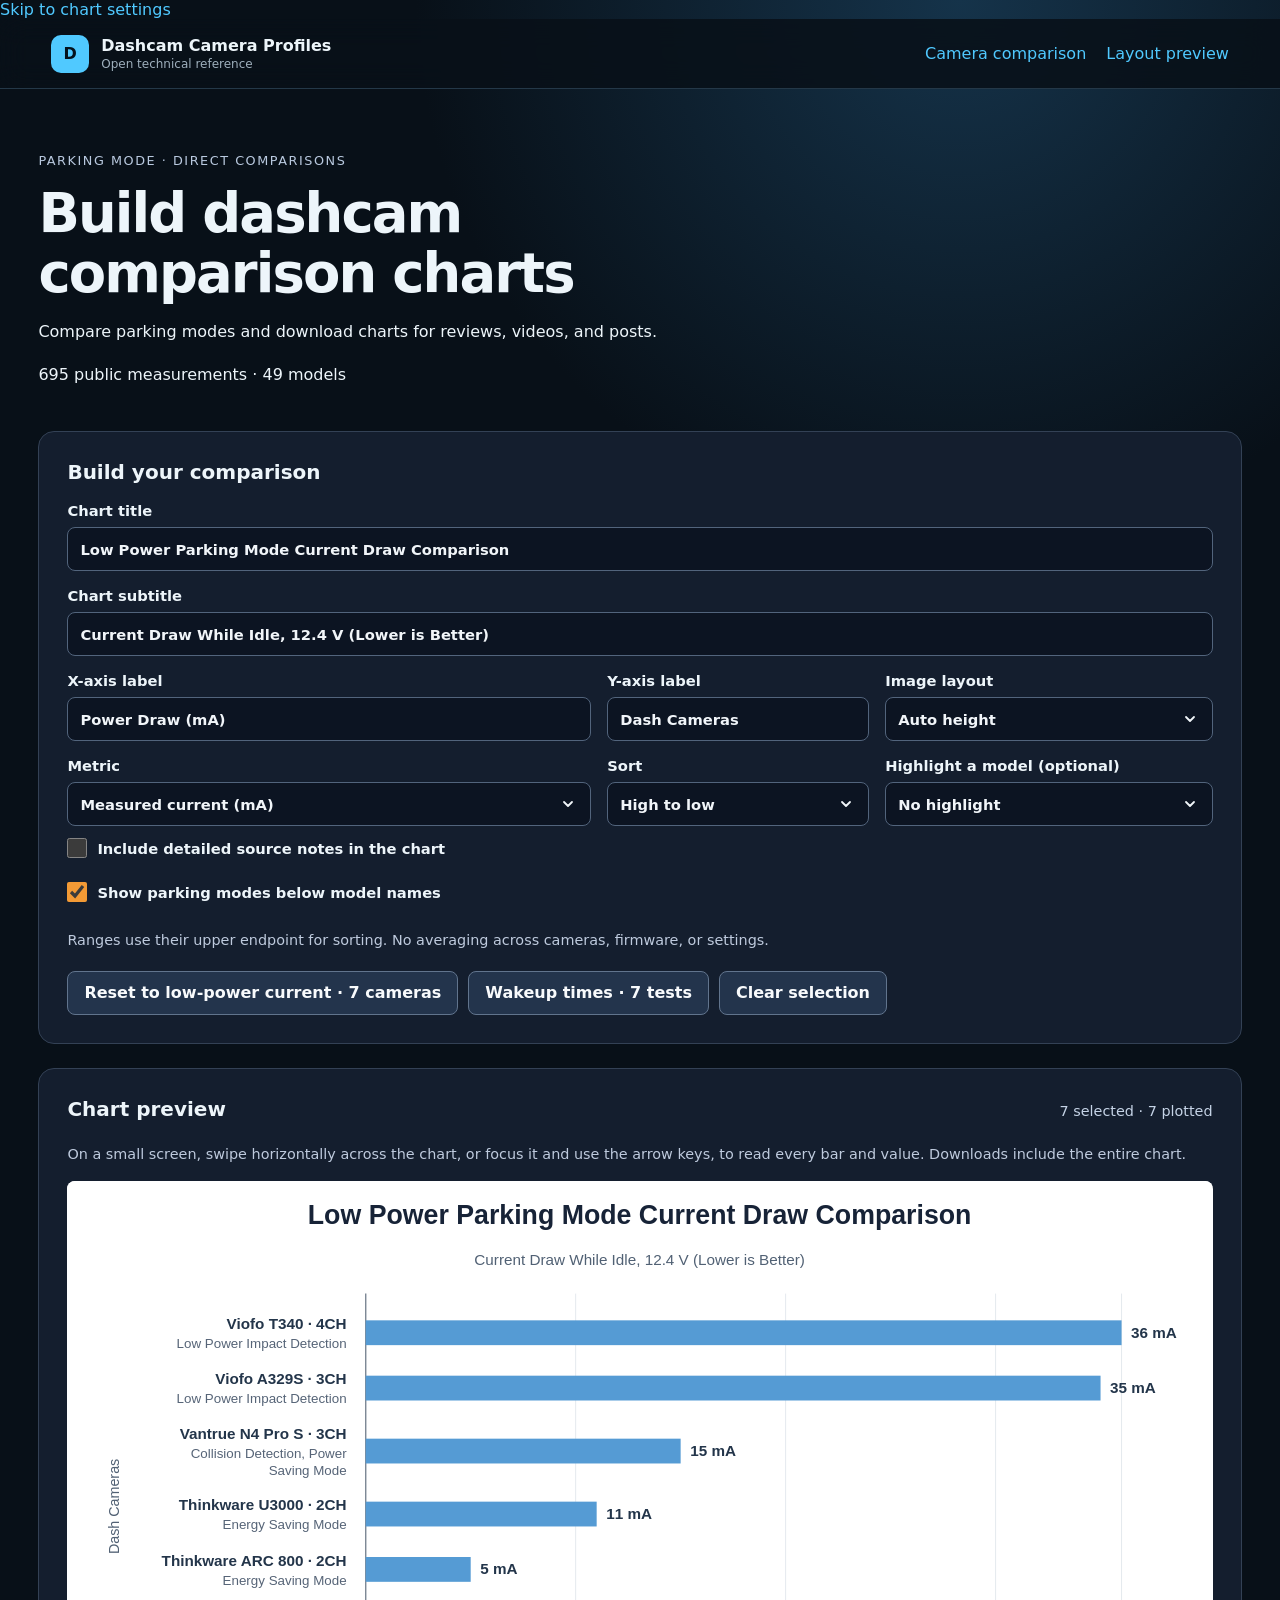
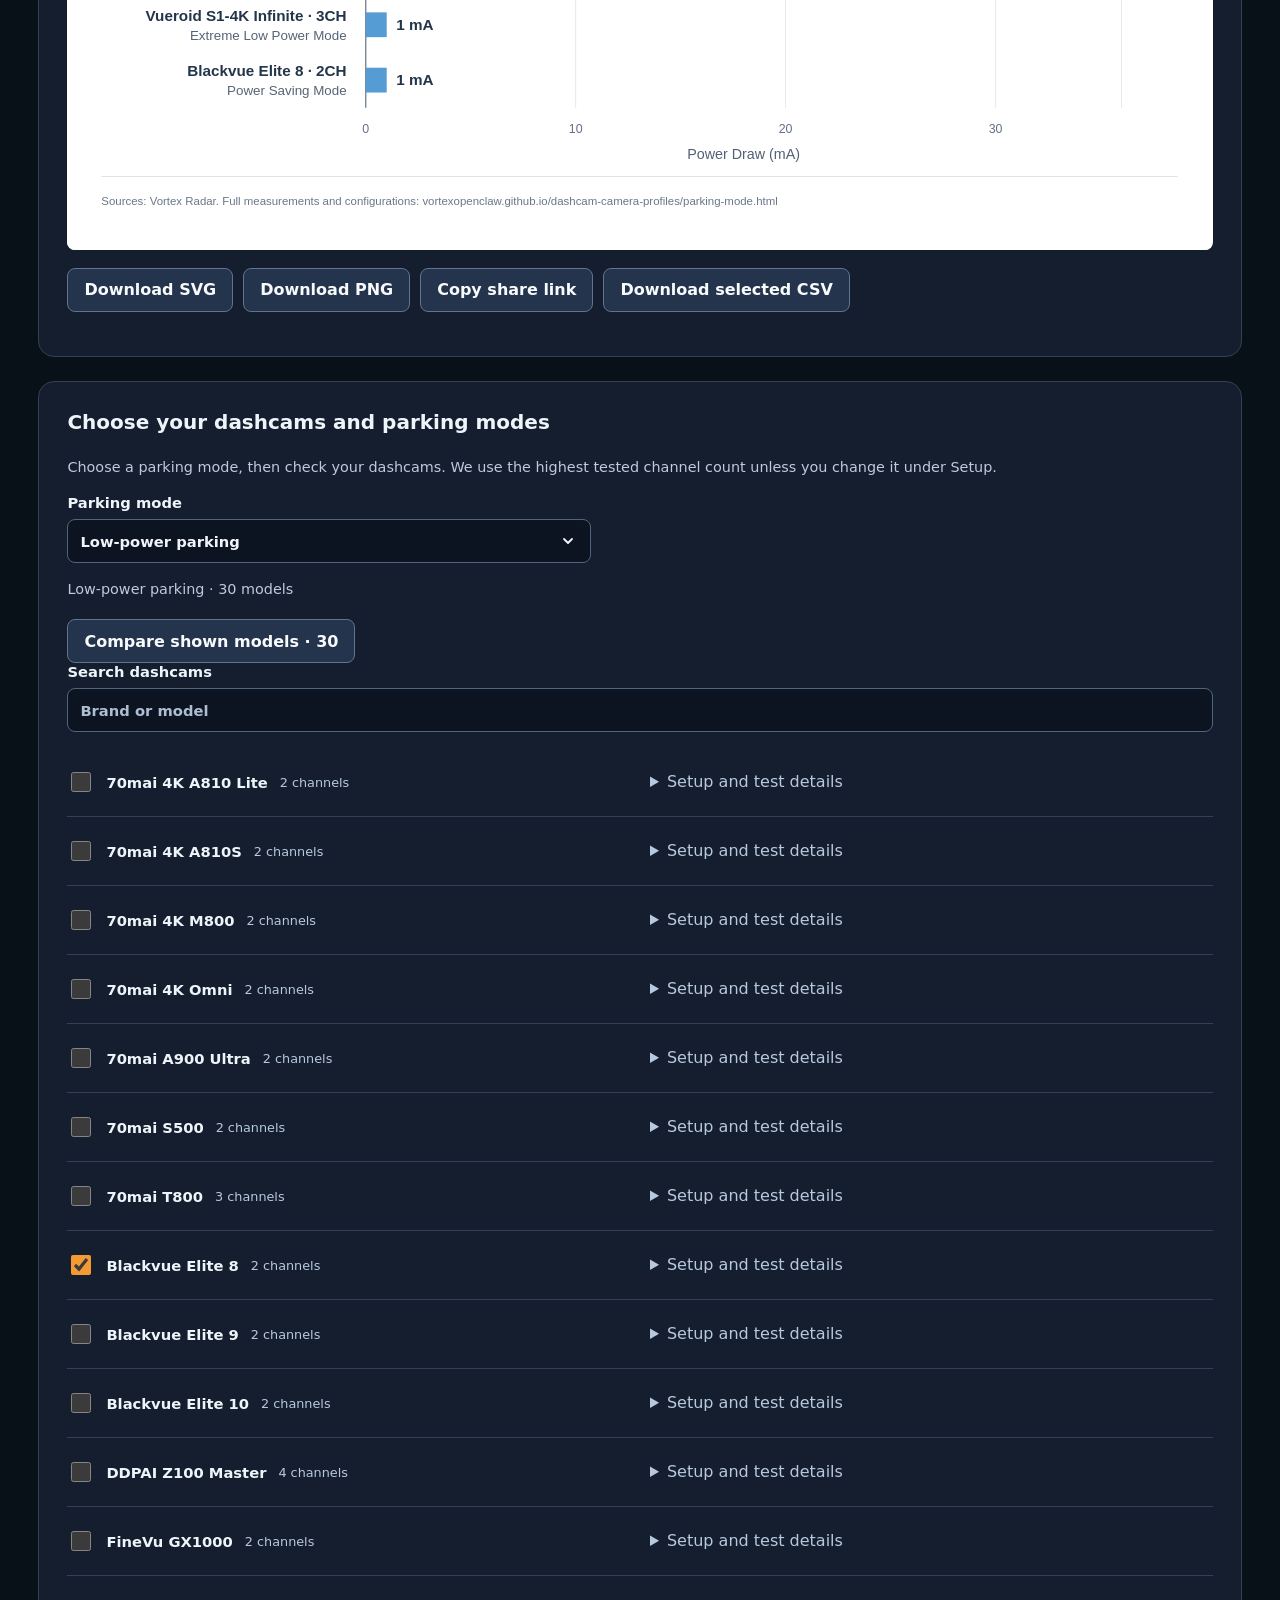
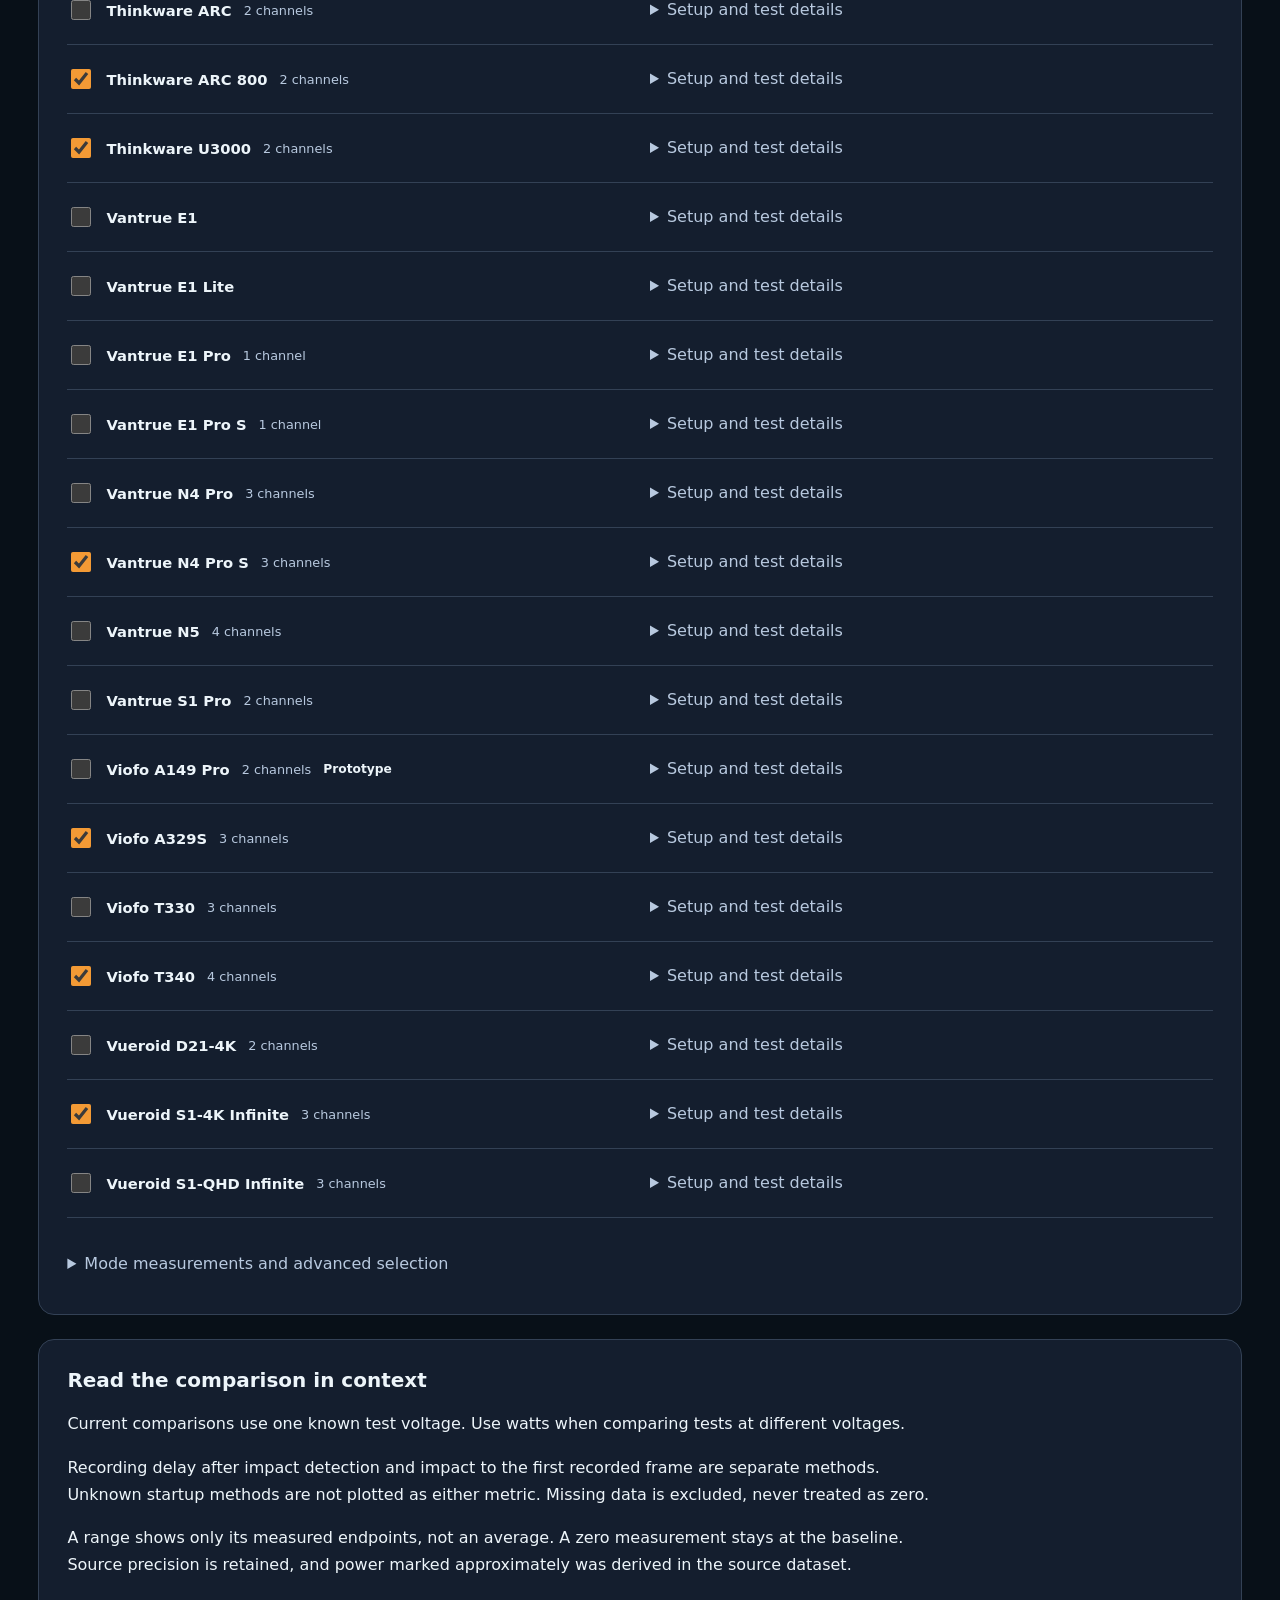
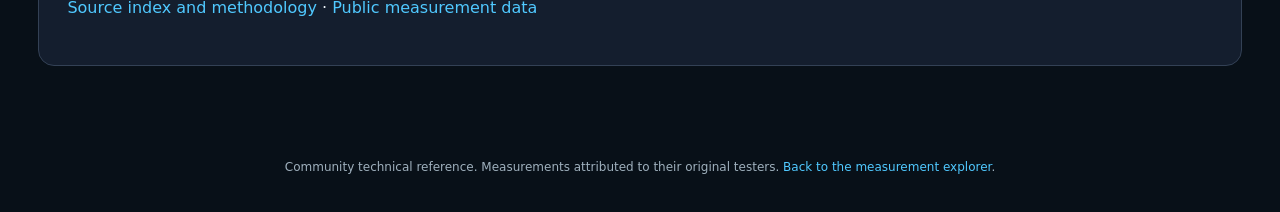
<file: docs/parking-charts.html>
<!doctype html>
<html lang="en">
<head>
  <meta charset="utf-8">
  <meta name="viewport" content="width=device-width, initial-scale=1">
  <meta name="description" content="Build and export direct comparisons of sourced dashcam parking-mode measurements.">
  <title>Parking comparison chart builder | Dashcam Camera Profiles</title>
  <link rel="stylesheet" href="assets/styles.css?v=20261008">
  <link rel="stylesheet" href="assets/parking-charts.css?v=4-mode-labels">
  <script src="assets/parking.js?v=6-brand-styling" defer></script>
  <script src="assets/parking-charts.js?v=18-reference-label" defer></script>
</head>
<body class="charts-page">
  <a class="skip-link" href="#chart-settings">Skip to chart settings</a>
  <header class="site-header">
    <a class="brand" href="./"><span class="brand-mark" aria-hidden="true">D</span><span><strong>Dashcam Camera Profiles</strong><small>Open technical reference</small></span></a>
    <nav aria-label="Page links"><a href="parking-mode.html">Camera comparison</a><a href="parking-preview.html">Layout preview</a></nav>
  </header>
  <main>
    <section class="charts-intro"><p class="charts-eyebrow">Parking mode · Direct comparisons</p><h1>Build dashcam comparison charts</h1><p>Compare parking modes and download charts for reviews, videos, and posts.</p><p id="chart-data-status" role="status">Loading measurements…</p></section>
    <section id="chart-settings" class="charts-panel" aria-labelledby="settings-title">
      <h2 id="settings-title">Build your comparison</h2>
      <div class="chart-settings-grid">
        <label class="chart-title-setting">Chart title<input id="chart-title" type="text" maxlength="180"></label>
        <label class="chart-title-setting">Chart subtitle<input id="chart-subtitle" type="text" maxlength="180"></label>
        <label>X-axis label<input id="chart-xLabel" type="text" maxlength="120"></label>
        <label>Y-axis label<input id="chart-yLabel" type="text" maxlength="120"></label>
        <label>Image layout<select id="chart-format"><option value="auto">Auto height</option><option value="video">YouTube · 16:9</option></select></label>
        <label>Metric<select id="chart-metric"><option value="current">Measured current (mA)</option><option value="watts">Measured power (W)</option><option value="delay">Wakeup time to start recording (s)</option><option value="wake">Impact to first frame (s)</option></select></label>
        <label>Sort<select id="chart-sort"><option value="desc">High to low</option><option value="asc">Low to high</option></select></label>
        <label>Highlight a model (optional)<select id="chart-highlight"><option value="">No highlight</option></select></label>
      </div>
      <label class="chart-check"><input id="chart-details" type="checkbox"><span id="chart-details-label">Include detailed source notes in the chart</span></label>
      <label class="chart-check"><input id="chart-mode-labels" type="checkbox"><span>Show parking modes below model names</span></label>
      <p class="charts-muted">Ranges use their upper endpoint for sorting. No averaging across cameras, firmware, or settings.</p>
      <div class="charts-actions"><button id="preset-current" type="button">Reset to low-power current · 7 cameras</button><button id="preset-delay" type="button">Wakeup times · 7 tests</button><button id="chart-clear" type="button">Clear selection</button></div>
    </section>
    <section class="charts-panel chart-output" aria-labelledby="output-title">
      <div class="chart-output-heading"><h2 id="output-title">Chart preview</h2><span id="chart-count"></span></div>
      <p id="chart-notice" role="status"></p><button id="chart-switch-watts" type="button" hidden>Switch to W</button>
      <p id="chart-scroll-hint" class="charts-muted chart-scroll-hint">On a small screen, swipe horizontally across the chart, or focus it and use the arrow keys, to read every bar and value. Downloads include the entire chart.</p>
      <div id="chart-canvas" tabindex="0" role="region" aria-label="Scrollable comparison chart" aria-describedby="chart-scroll-hint" aria-busy="true"></div>
      <div class="charts-actions"><button id="chart-svg" type="button" disabled>Download SVG</button><button id="chart-png" type="button" disabled>Download PNG</button><button id="chart-share" type="button">Copy share link</button><button id="chart-csv" type="button" disabled>Download selected CSV</button></div>
      <p id="chart-action-status" role="status"></p>
    </section>
    <section class="charts-panel" aria-labelledby="picker-title">
      <div class="chart-output-heading"><h2 id="picker-title">Choose your dashcams and parking modes</h2></div>
      <p class="charts-muted">Choose a parking mode, then check your dashcams. We use the highest tested channel count unless you change it under Setup.</p>
      <div class="chart-settings-grid"><label>Parking mode<select id="chart-group"><option value="low-power">Low-power parking</option><option value="buffered">Buffered parking</option><option value="buffered-motion">Buffered motion detection</option><option value="buffered-impact">Buffered impact detection</option><option value="unbuffered">Non-buffered parking</option><option value="radar">Radar parking</option><option value="time-lapse">Time-lapse parking</option><option value="low-bitrate">Low-bitrate parking</option><option value="hybrid">Hybrid parking</option><option value="all">All waiting modes</option></select></label></div>
      <p id="chart-group-count" class="charts-muted" role="status"></p>
      <div class="charts-actions"><button id="chart-apply-group" type="button" disabled>Compare shown models</button></div>
      <label>Search dashcams<input id="chart-search" type="search" placeholder="Brand or model"></label>
      <div id="chart-model-picker"></div>
      <details id="chart-advanced"><summary>Mode measurements and advanced selection</summary><p id="picker-count" class="charts-muted"></p><p class="charts-muted">Measurements below follow the selected parking mode. Advanced selection can keep multiple tests per model.</p>
      <div class="chart-picker-filters"><label>Power condition<select id="chart-condition"><option value="">All conditions</option><option value="monitoring">Idle power draw</option><option value="event-recording">Recording an event</option><option value="time-lapse">Time-lapse recording</option><option value="continuous">Continuous recording</option></select></label><label class="chart-check"><input id="chart-only-selected" type="checkbox"> Selected only</label></div>
      <div id="chart-picker"></div>
      <p class="charts-muted">Default test choice keeps a compatible selected test. Otherwise it uses the highest documented channel count, prefers established tests over provisional, superseded, or prototype tests, then uses the most recent known source date and a stable ID. For low-power parking, impact-sleep tests take priority over radar at the same channel count, and documented Power Saving modes take priority over Quick Start. Power draw does not determine the choice. Unknown dates are not evidence of a newer test.</p>
      </details>
    </section>
    <section class="charts-panel charts-methods" aria-labelledby="methods-title"><h2 id="methods-title">Read the comparison in context</h2><p>Current comparisons use one known test voltage. Use watts when comparing tests at different voltages.</p><p>Recording delay after impact detection and impact to the first recorded frame are separate methods. Unknown startup methods are not plotted as either metric. Missing data is excluded, never treated as zero.</p><p>A range shows only its measured endpoints, not an average. A zero measurement stays at the baseline. Source precision is retained, and power marked approximately was derived in the source dataset.</p><p><a href="parking-mode.html#sources">Source index and methodology</a> · <a href="data/parking-measurements.json">Public measurement data</a></p></section>
    <noscript><p>Enable JavaScript to build a chart, or open the public measurement data linked above.</p></noscript>
  </main>
  <footer><p>Community technical reference. Measurements attributed to their original testers. <a href="parking-mode.html">Back to the measurement explorer</a>.</p></footer>
</body>
</html>
</file>
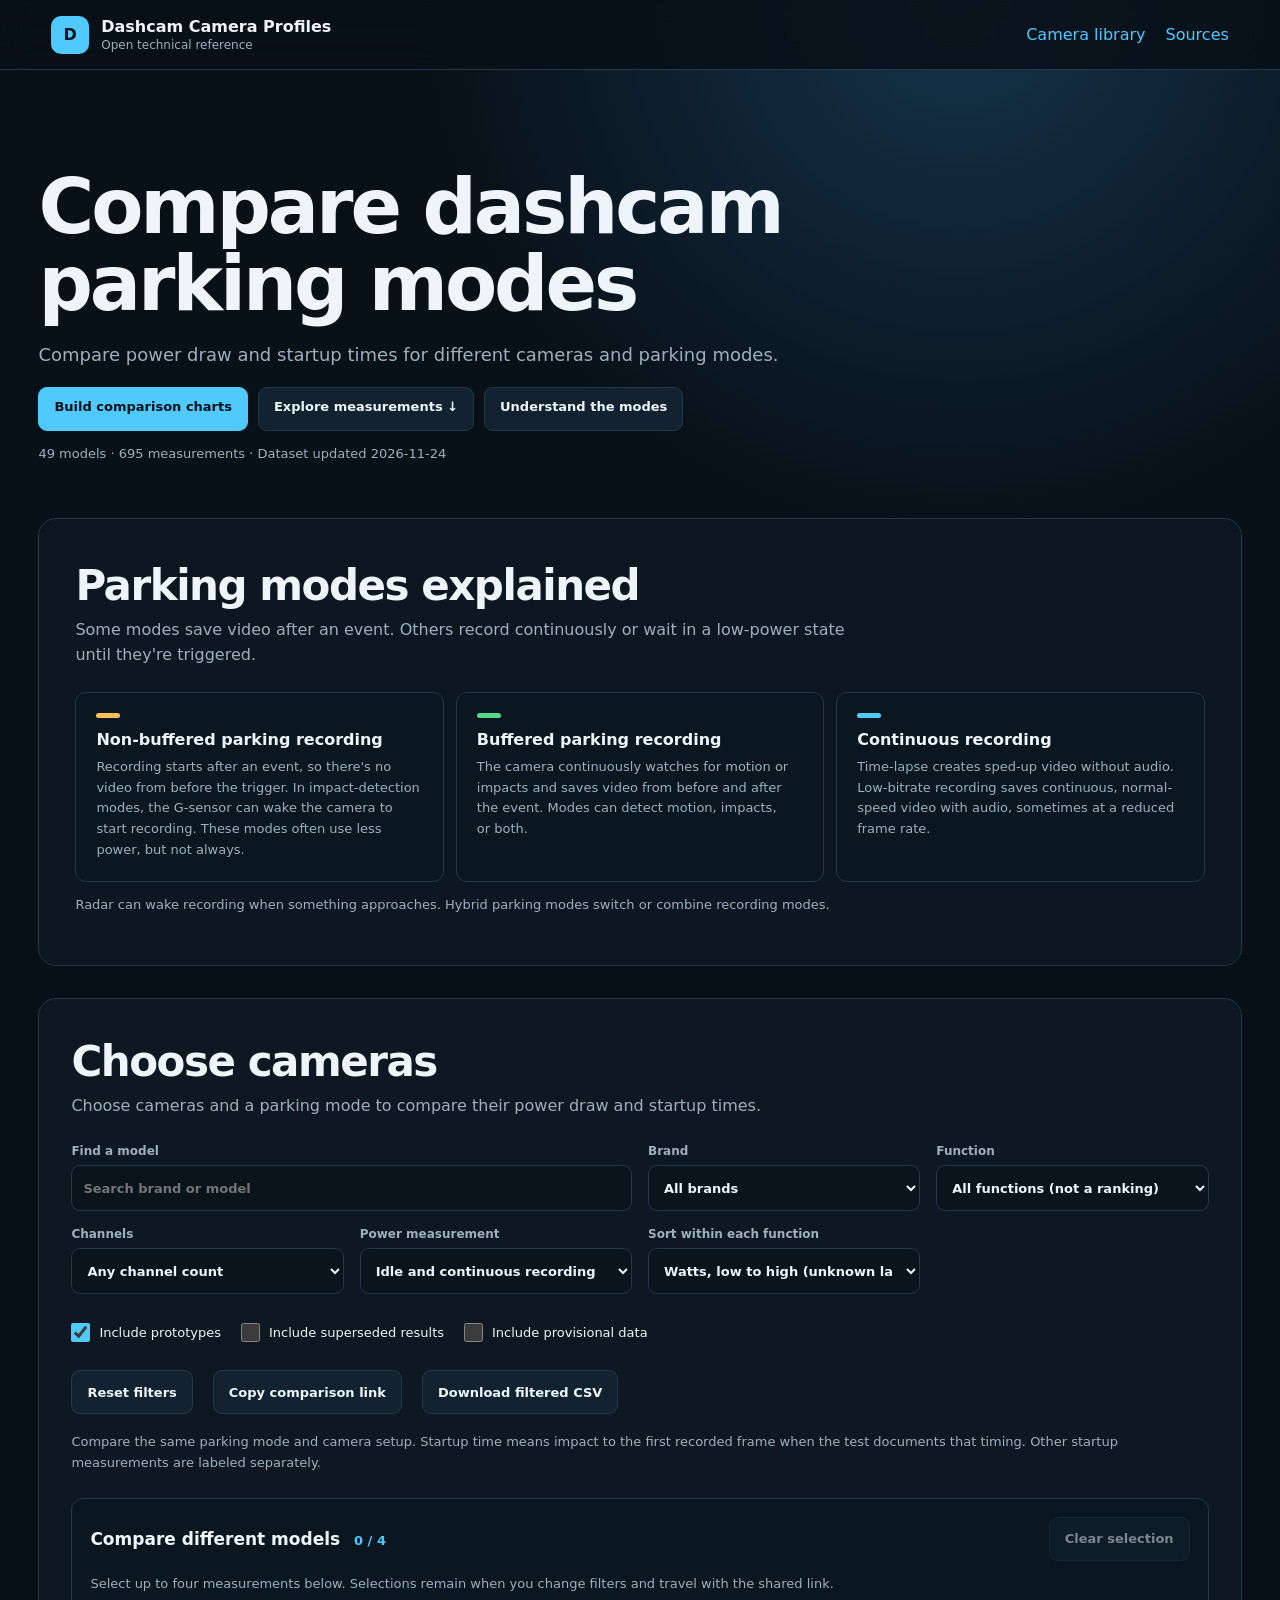
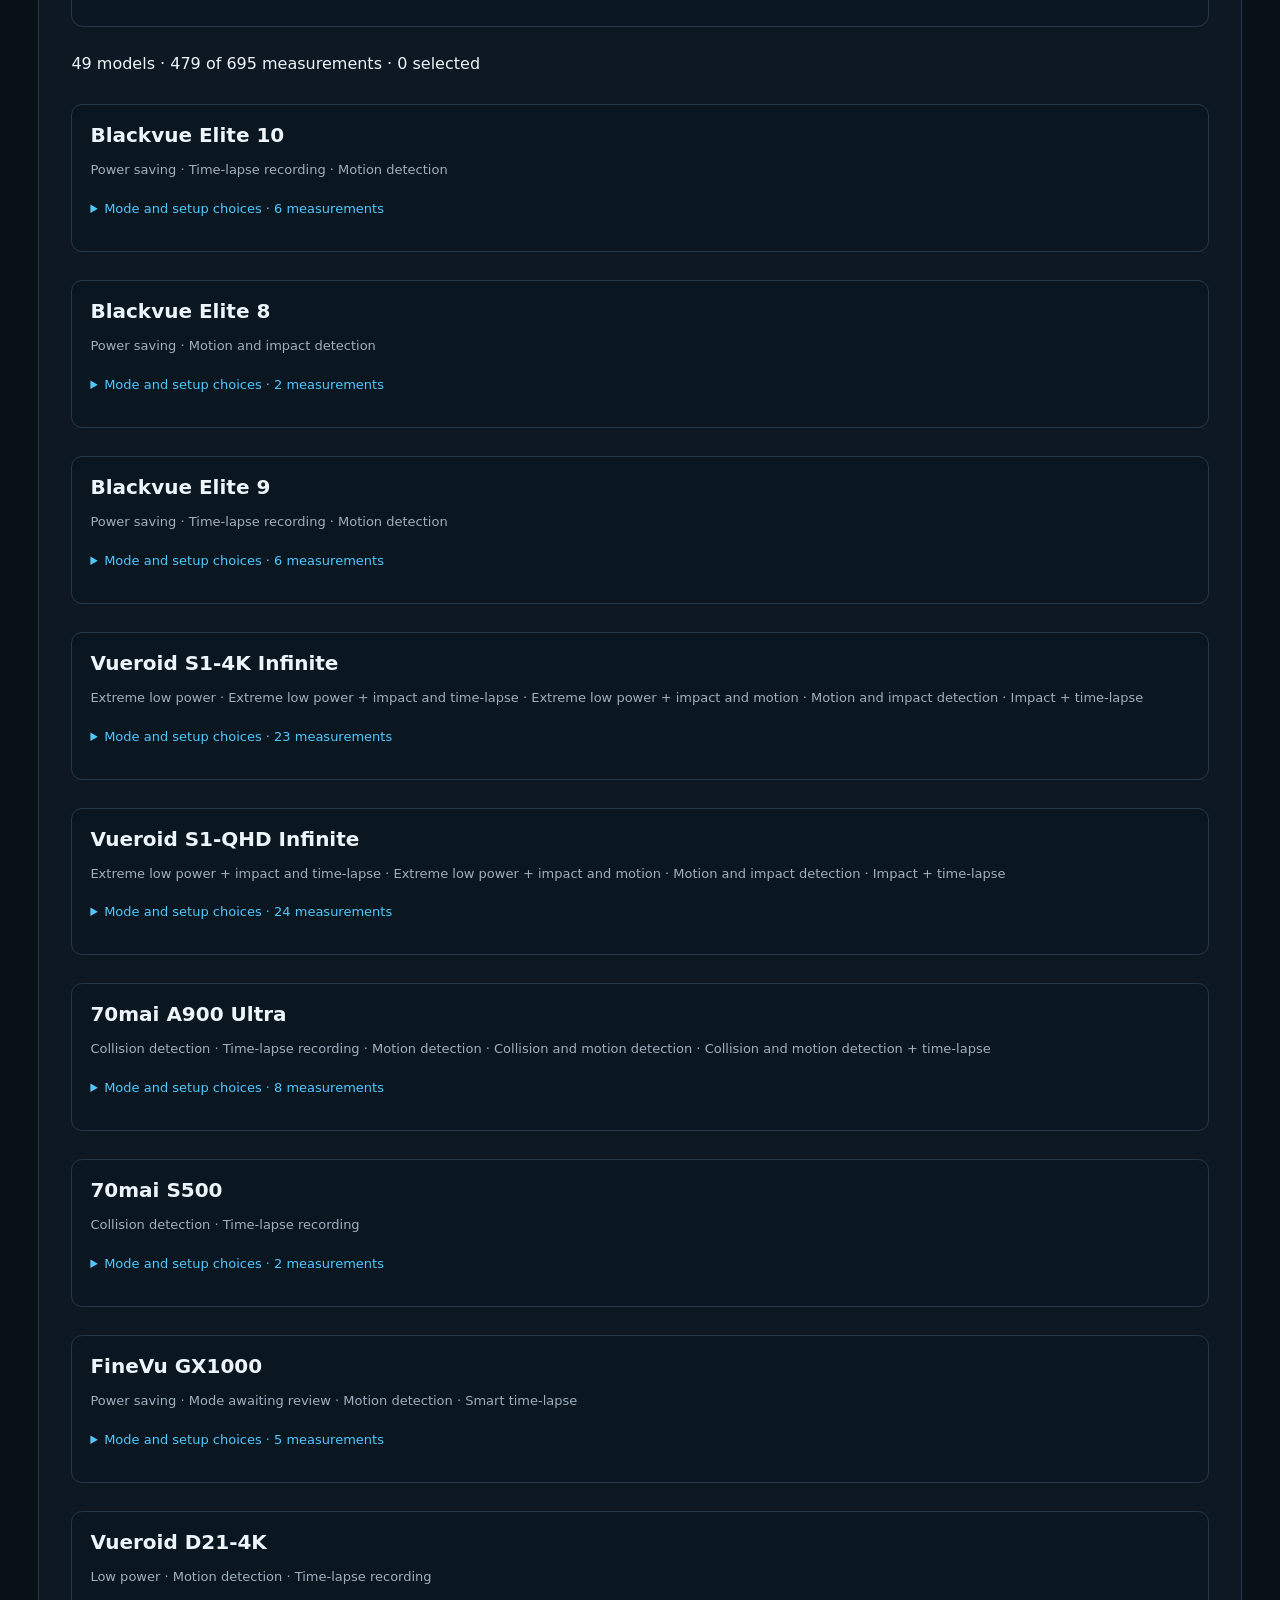
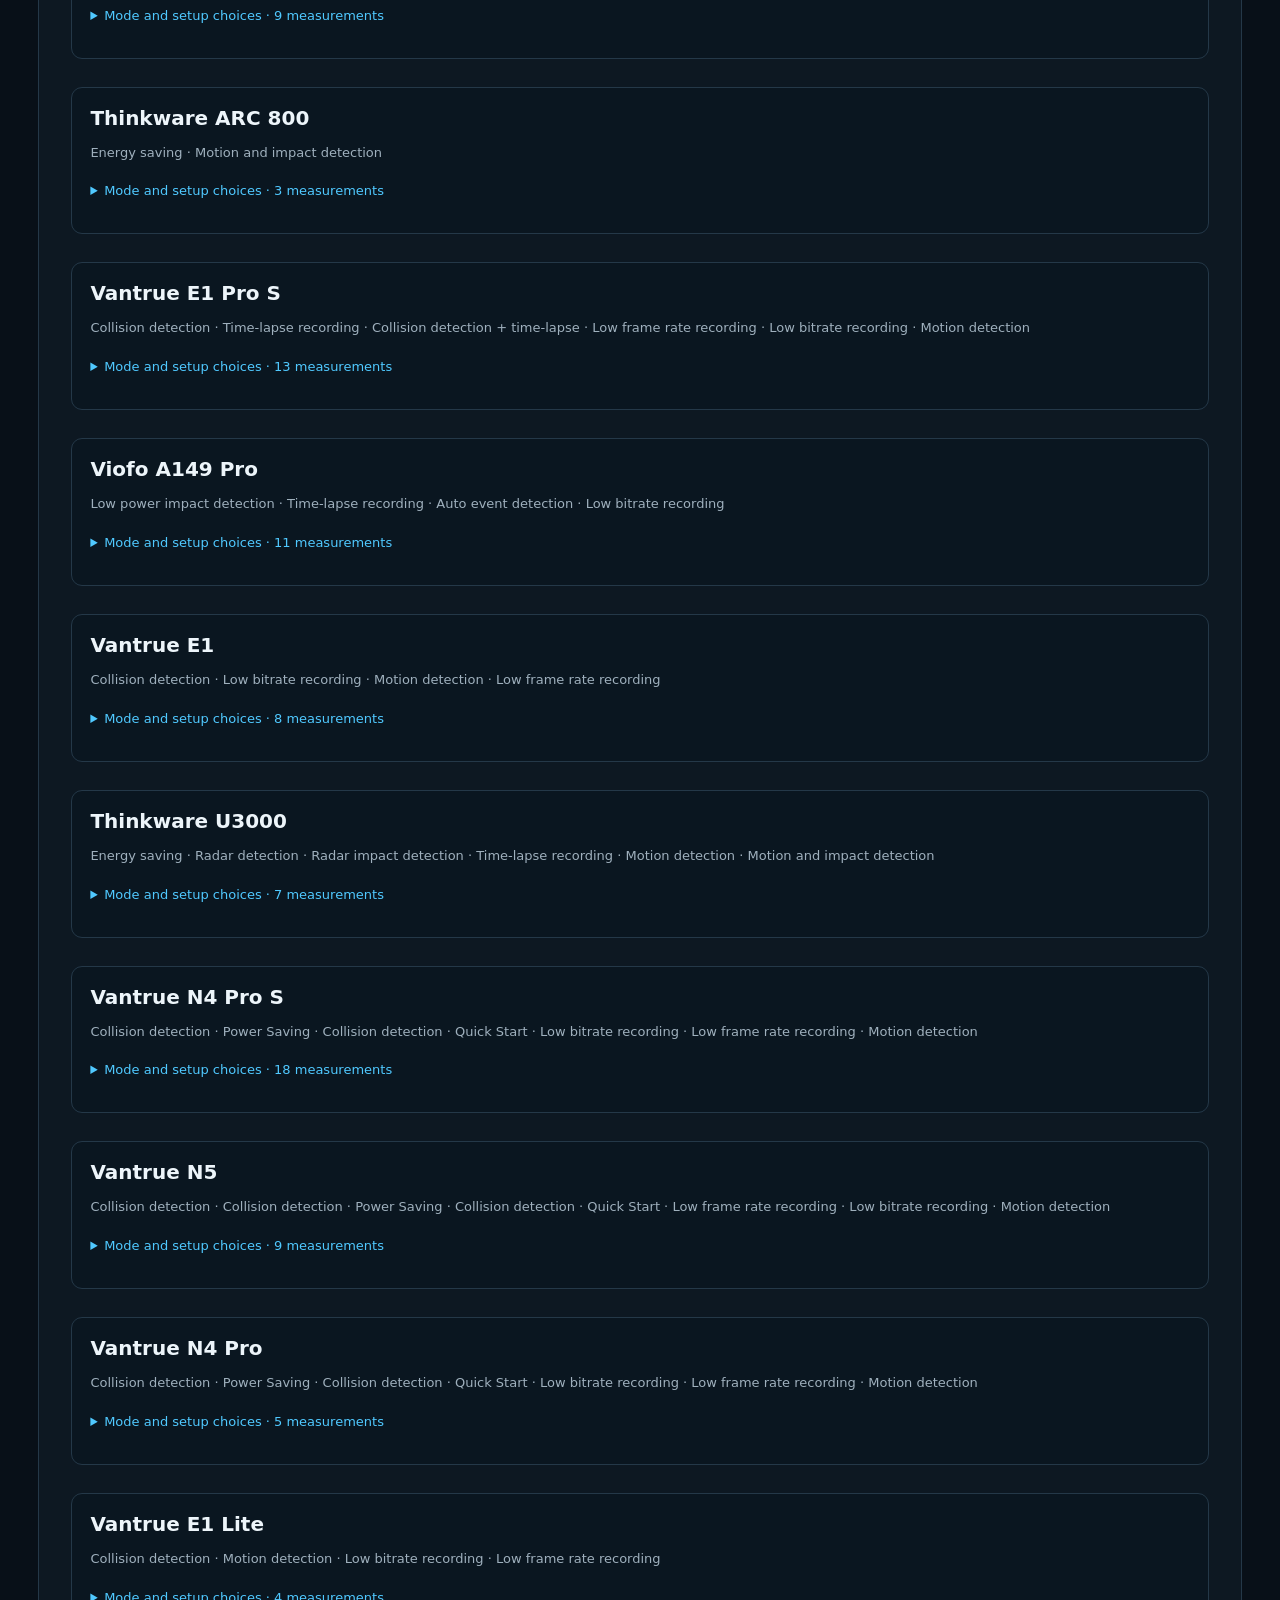
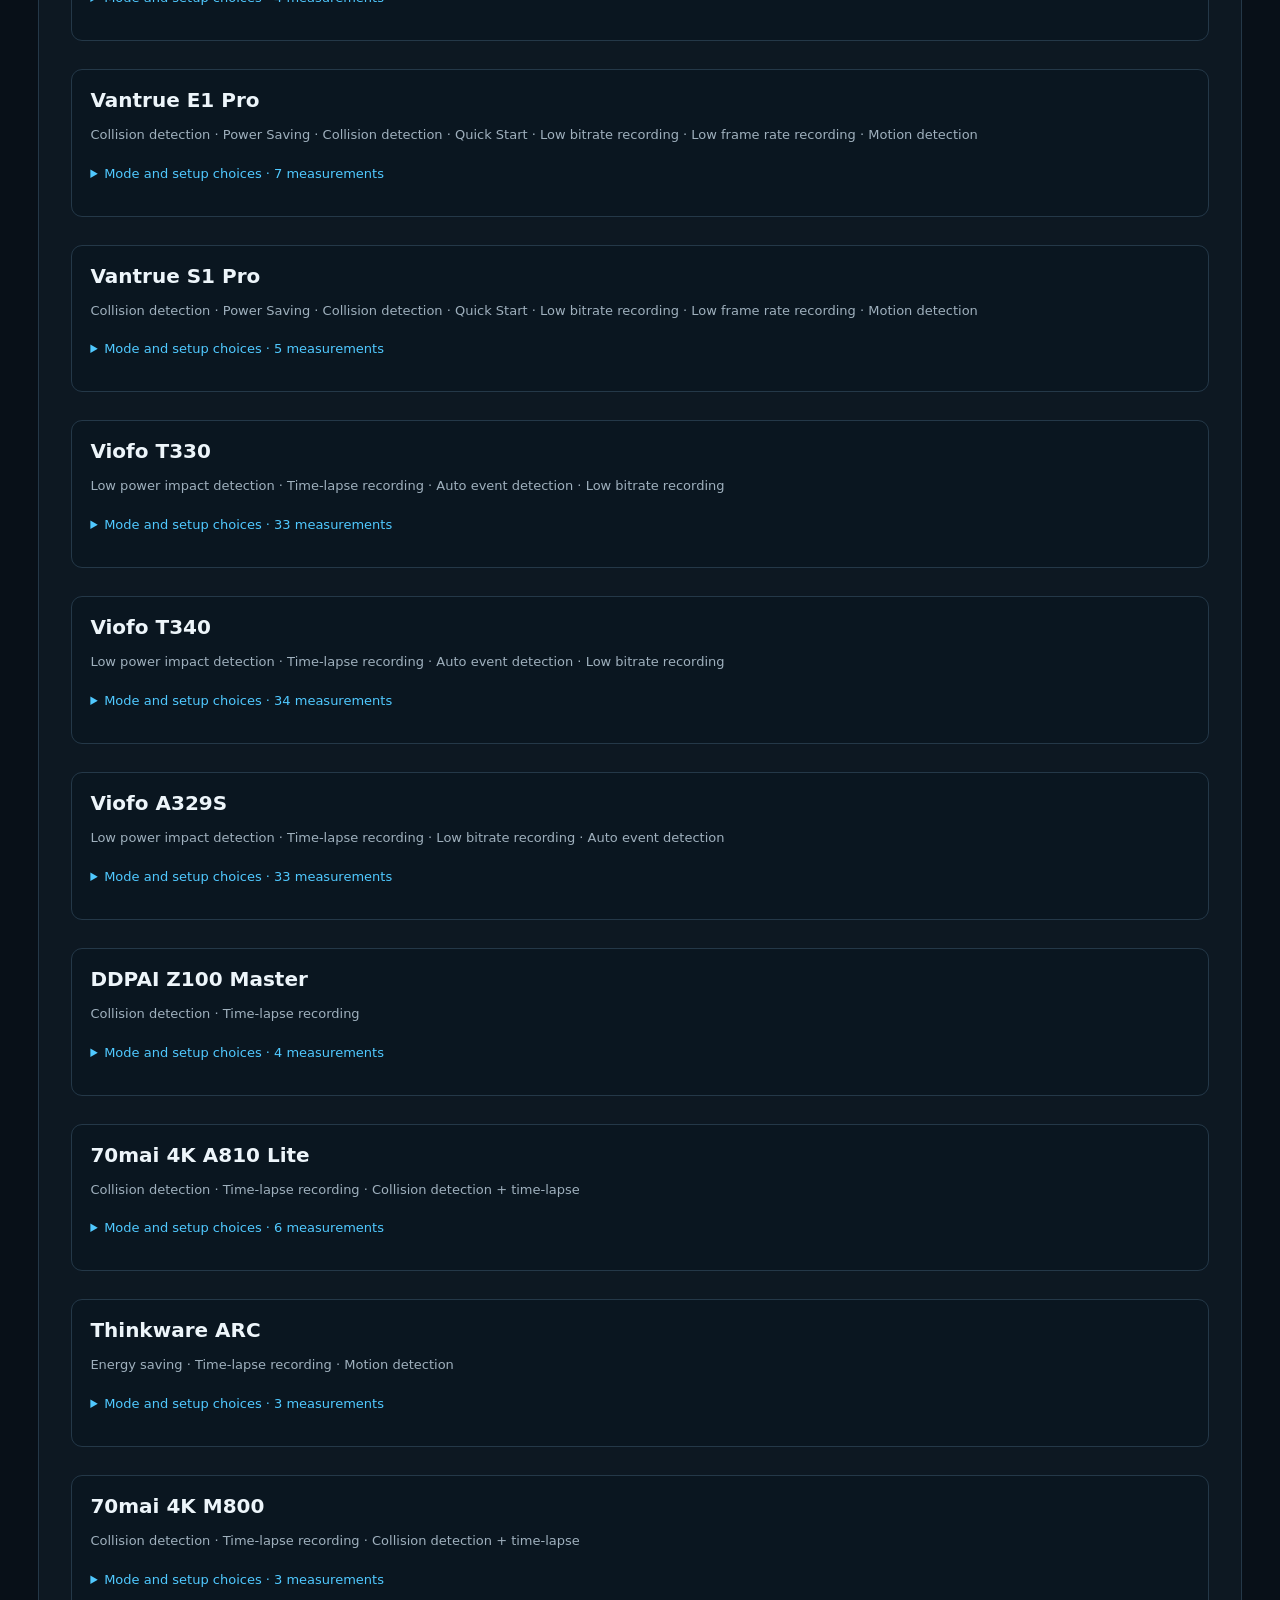
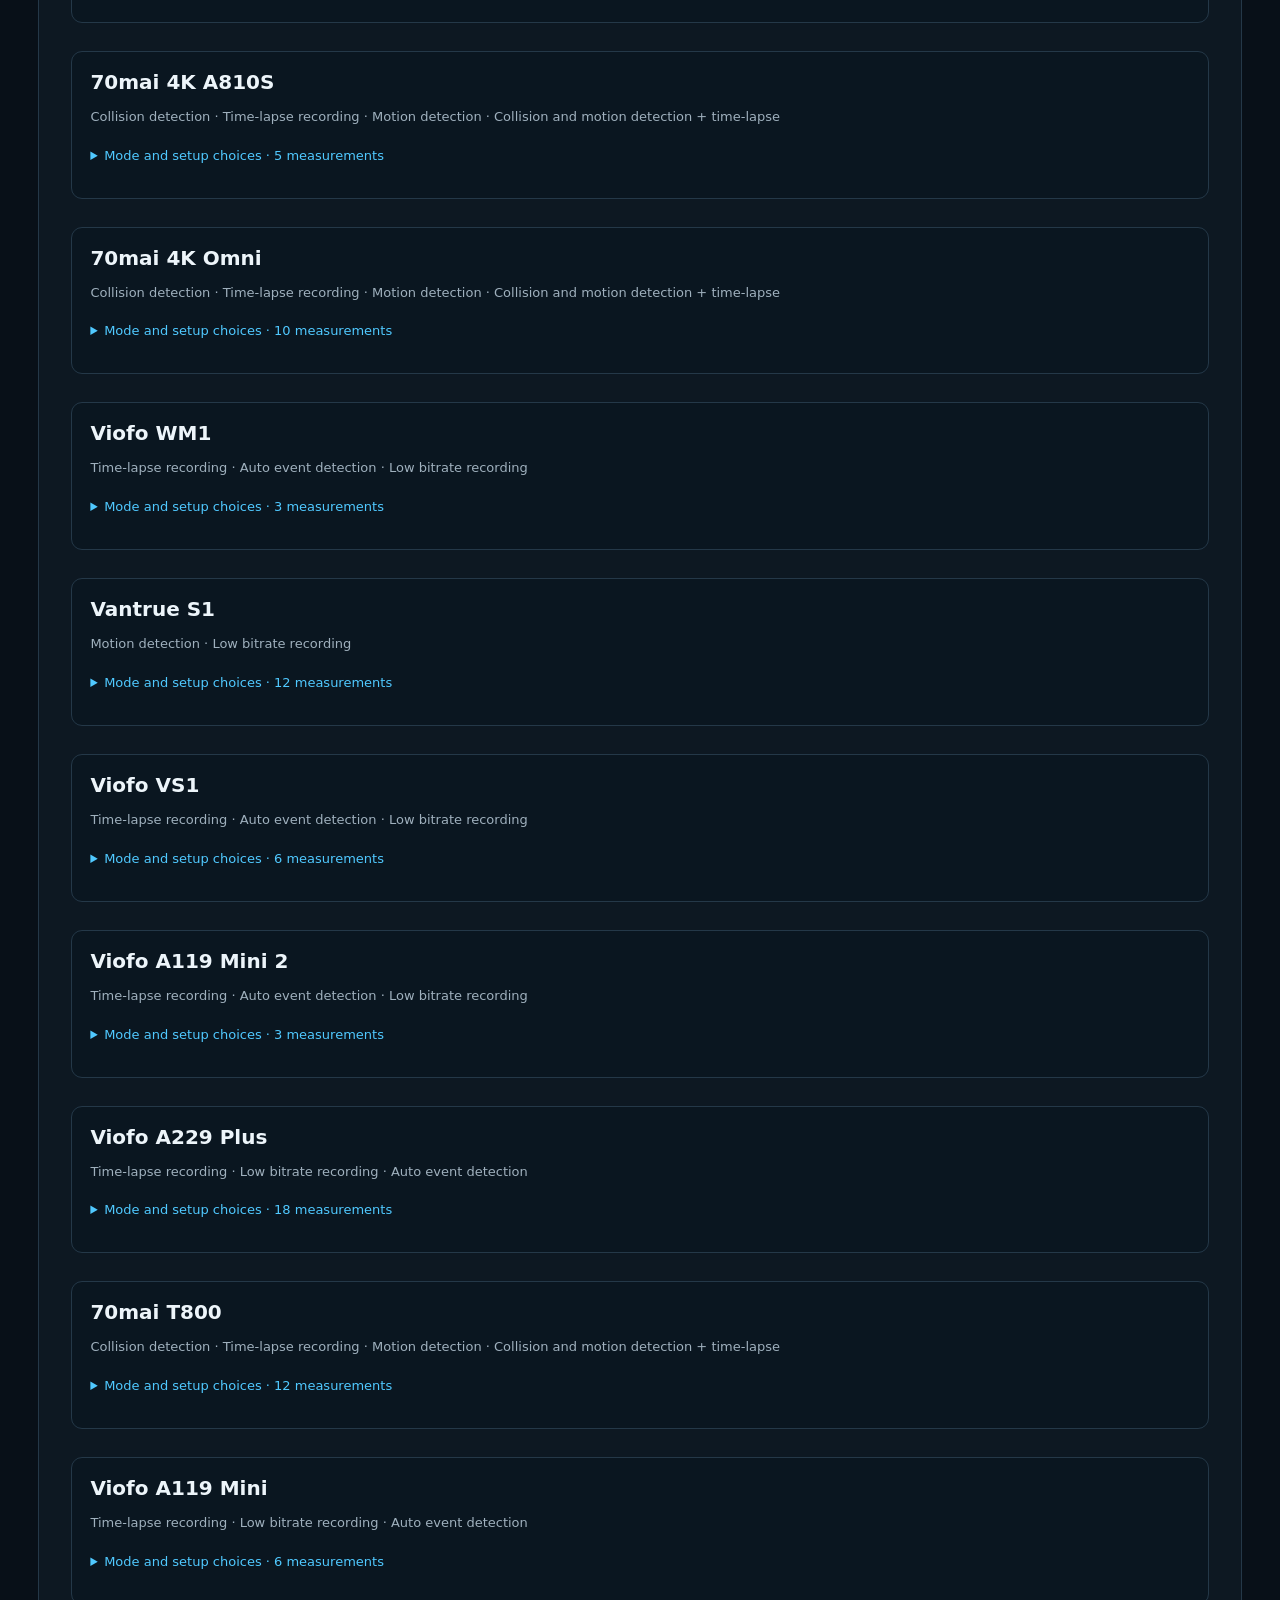
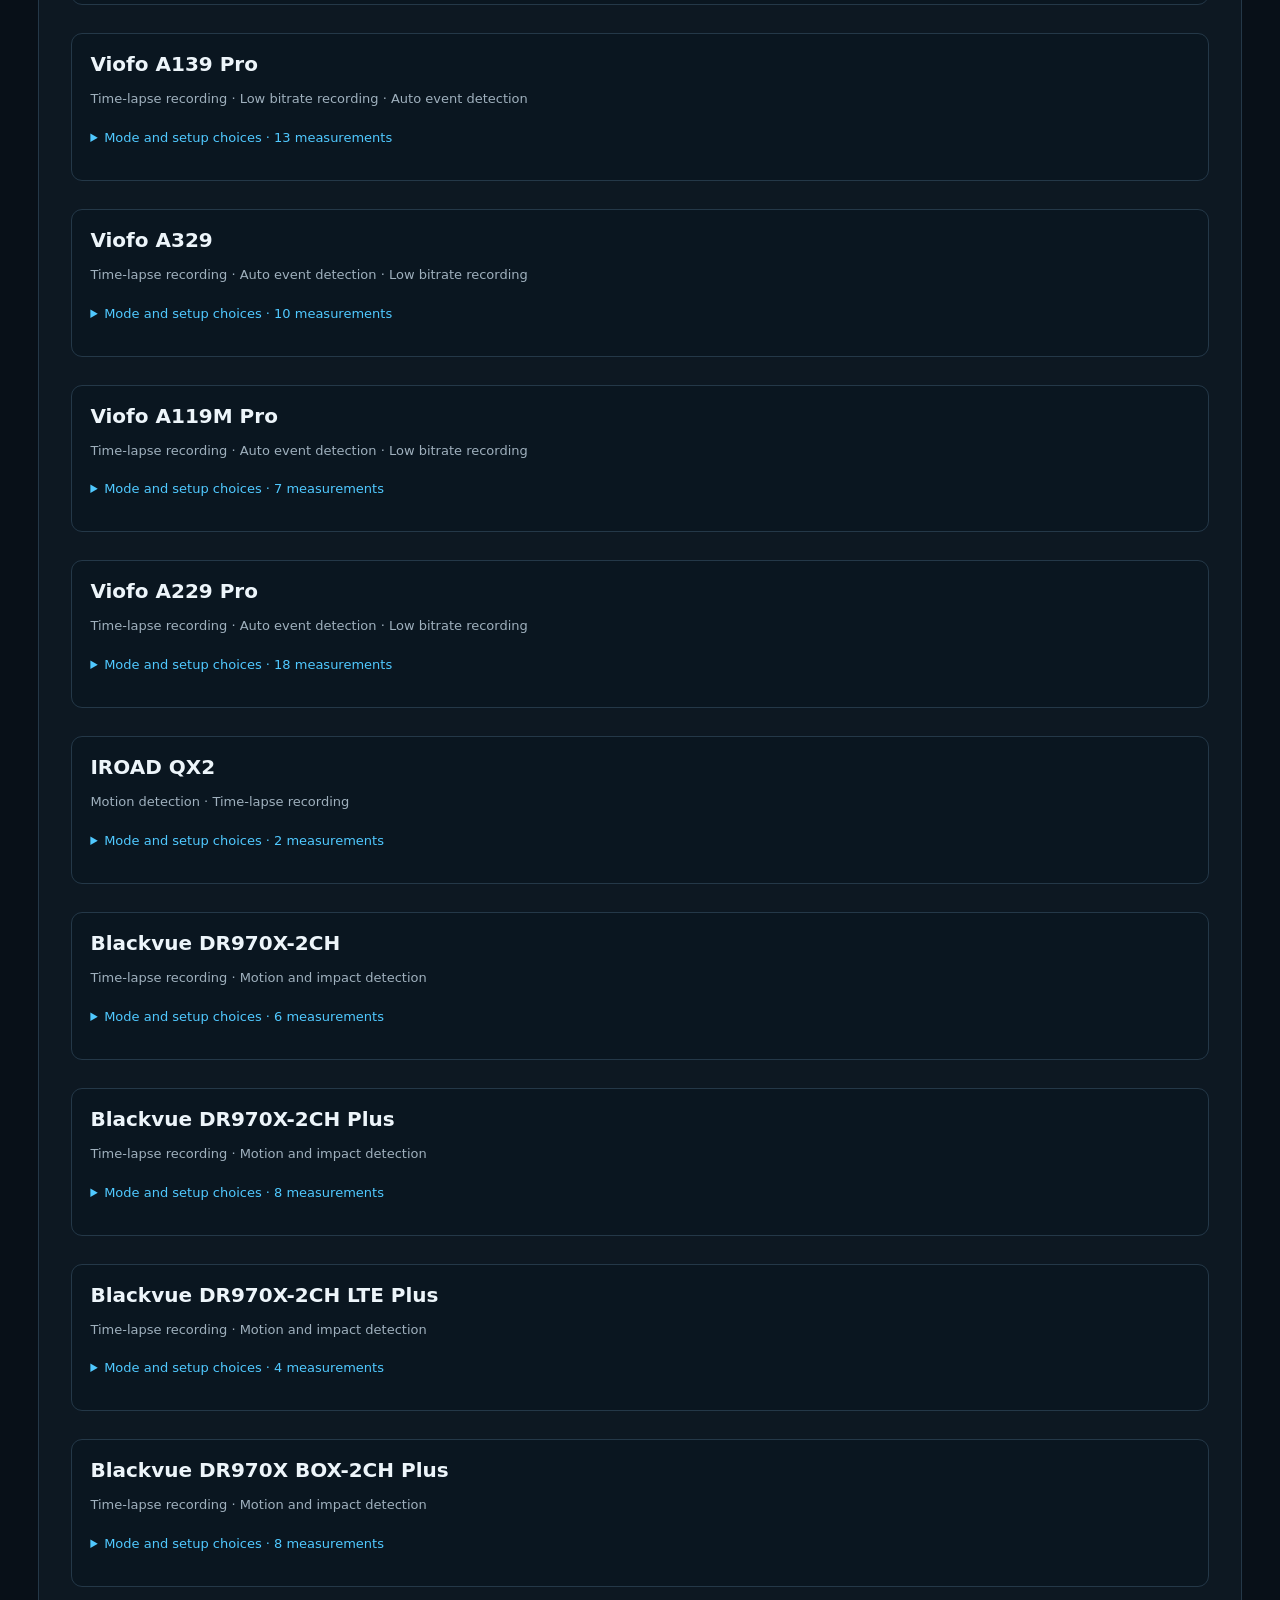
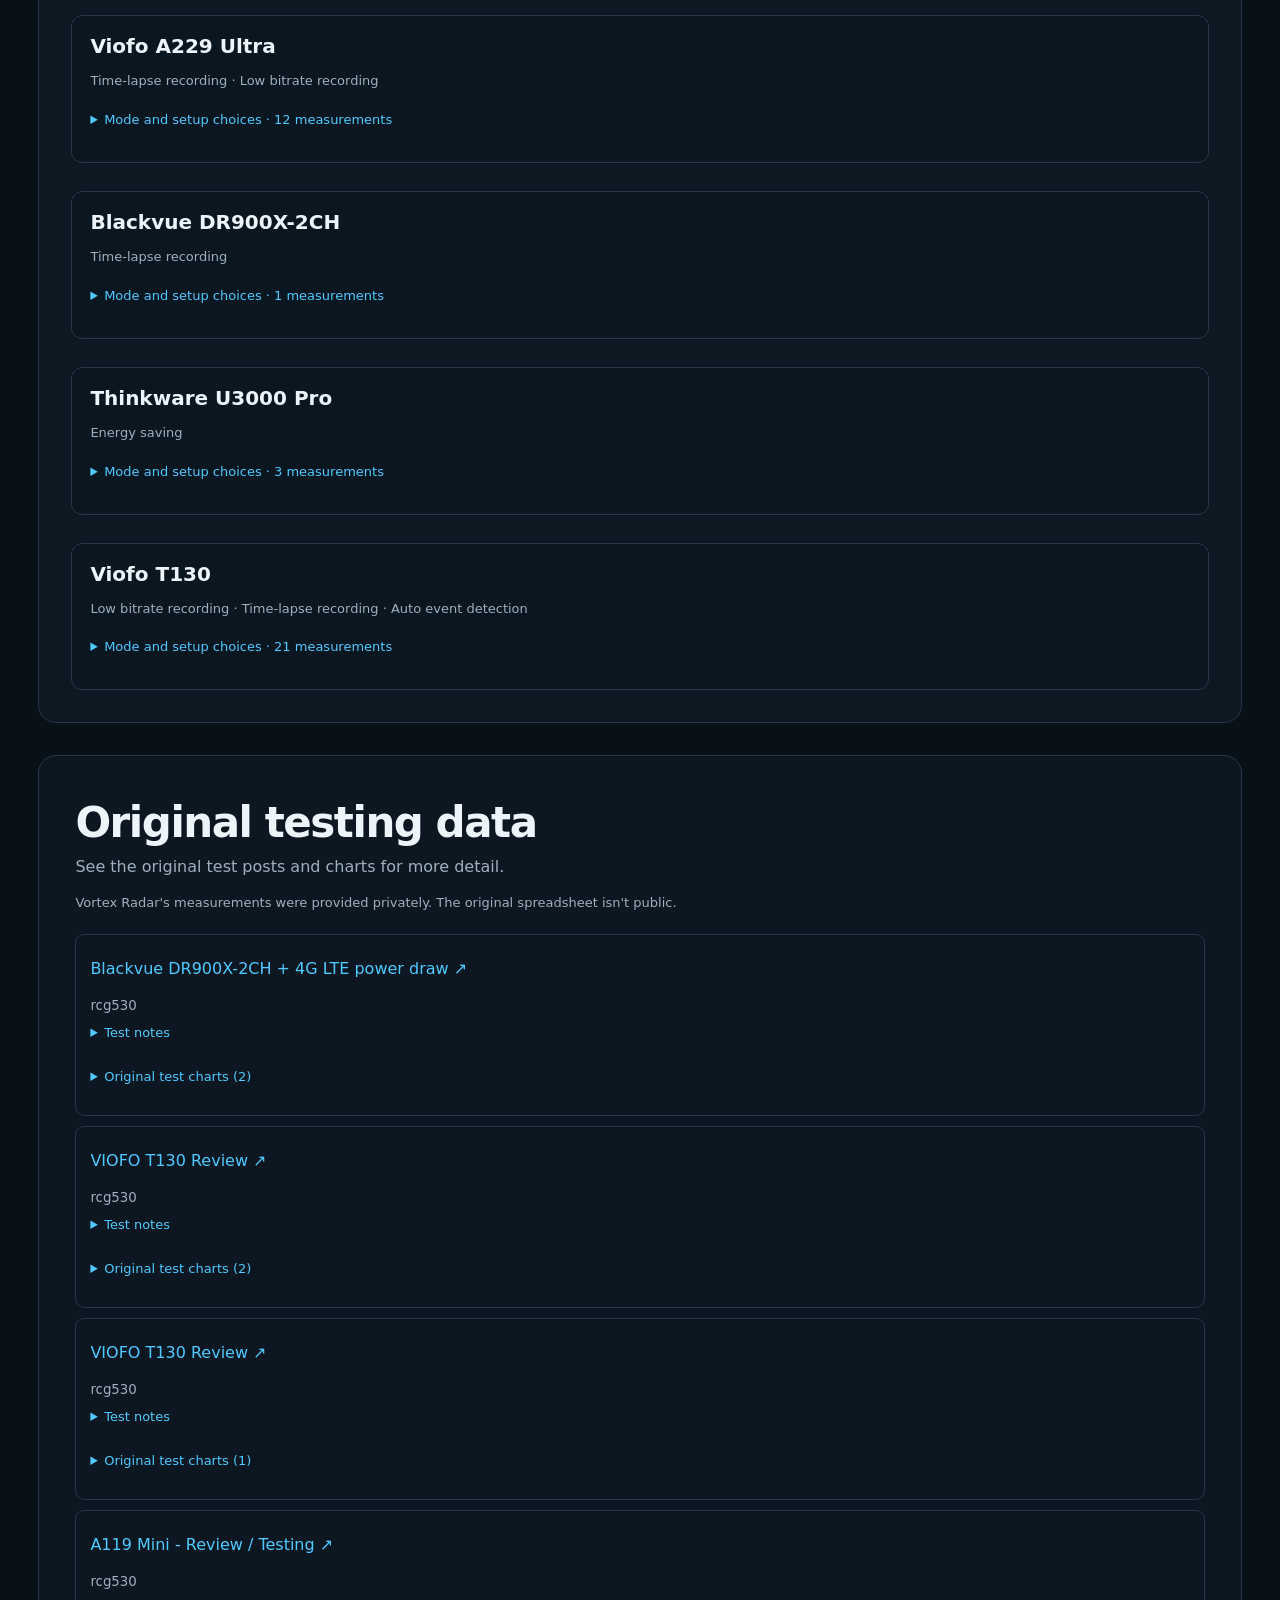
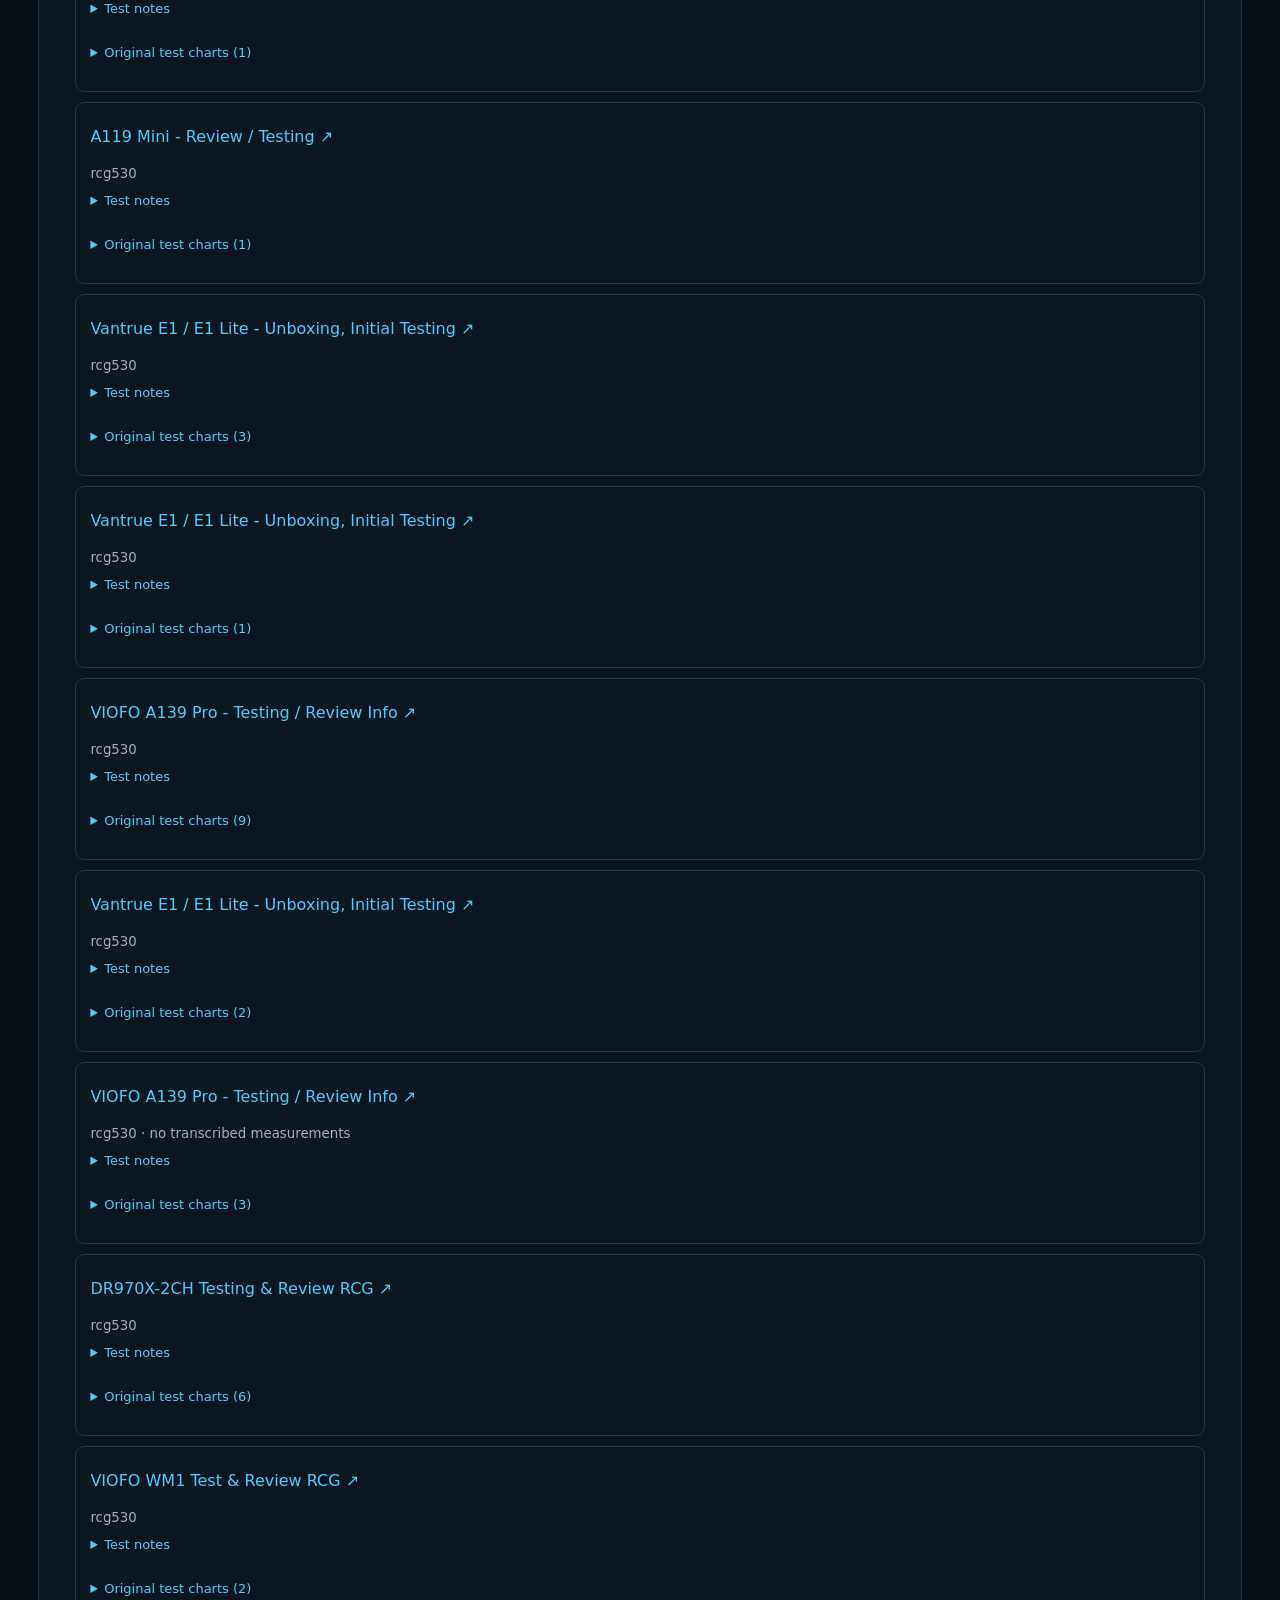
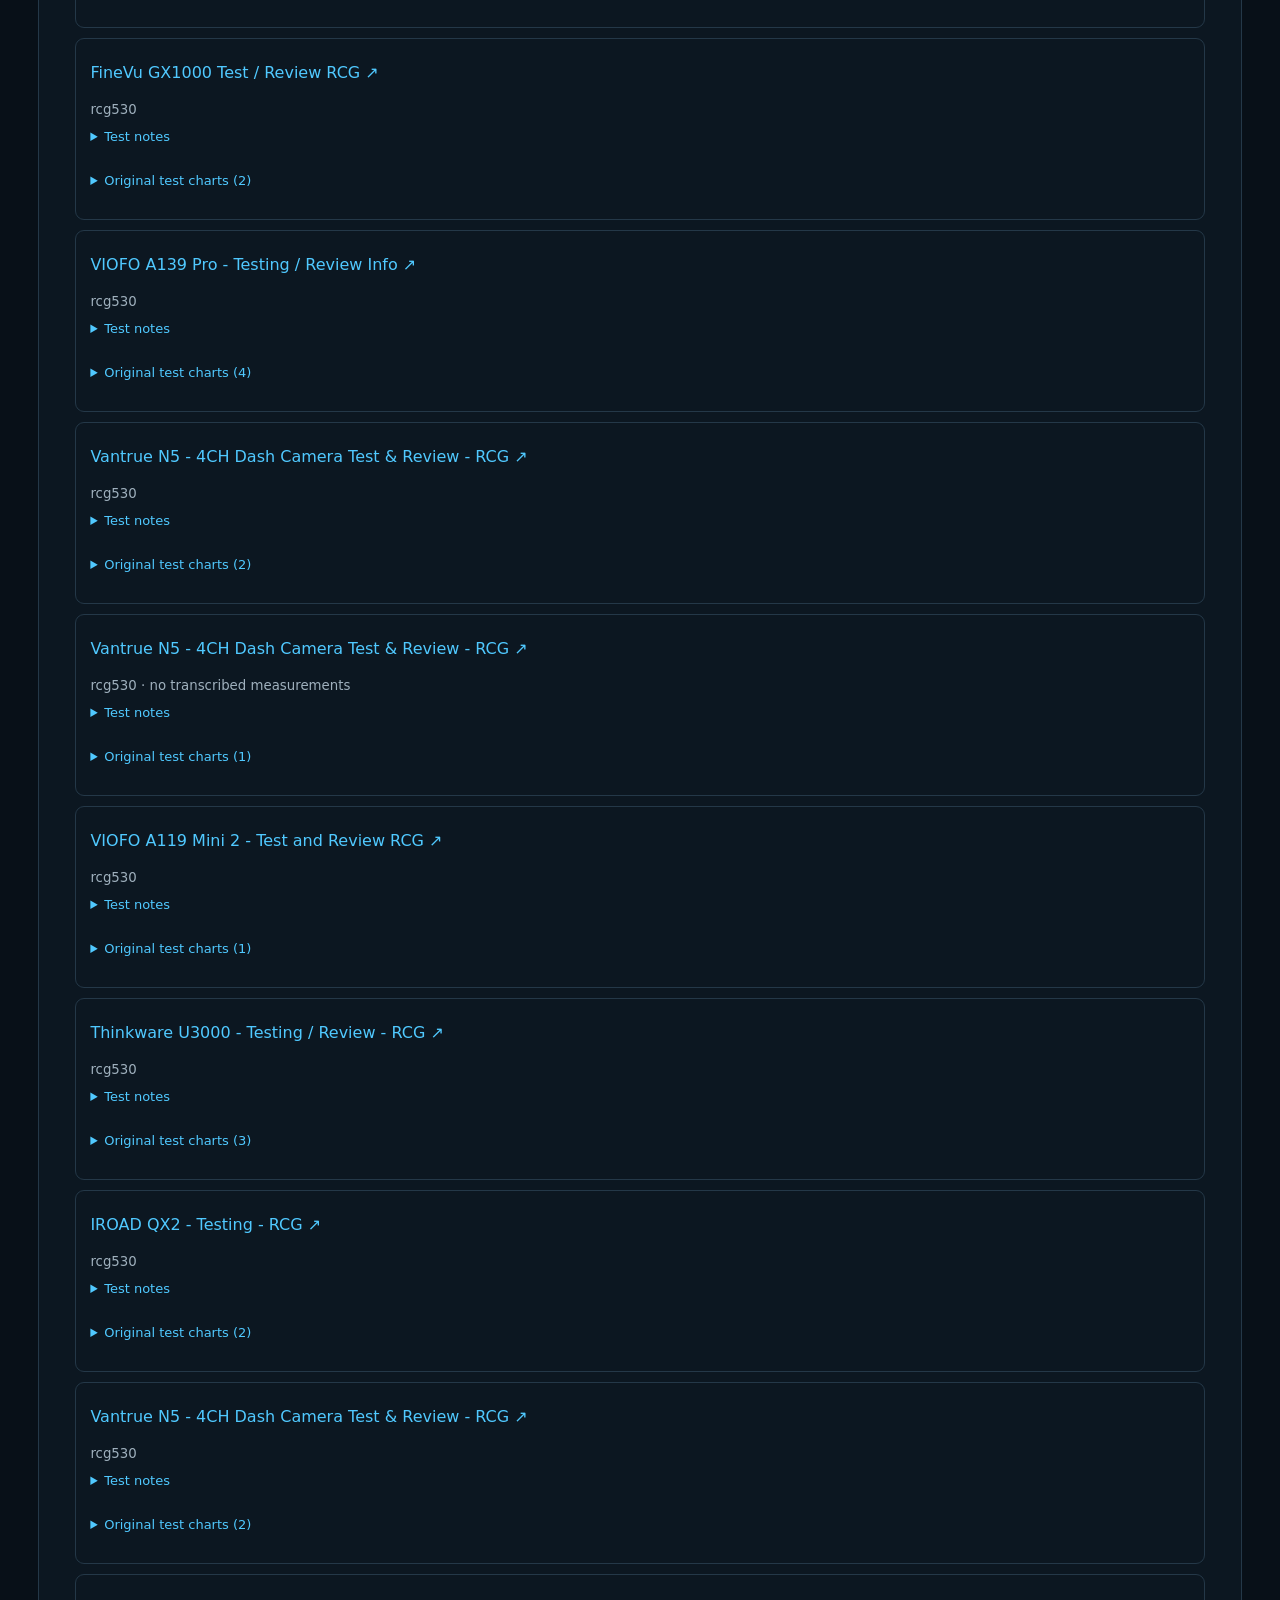
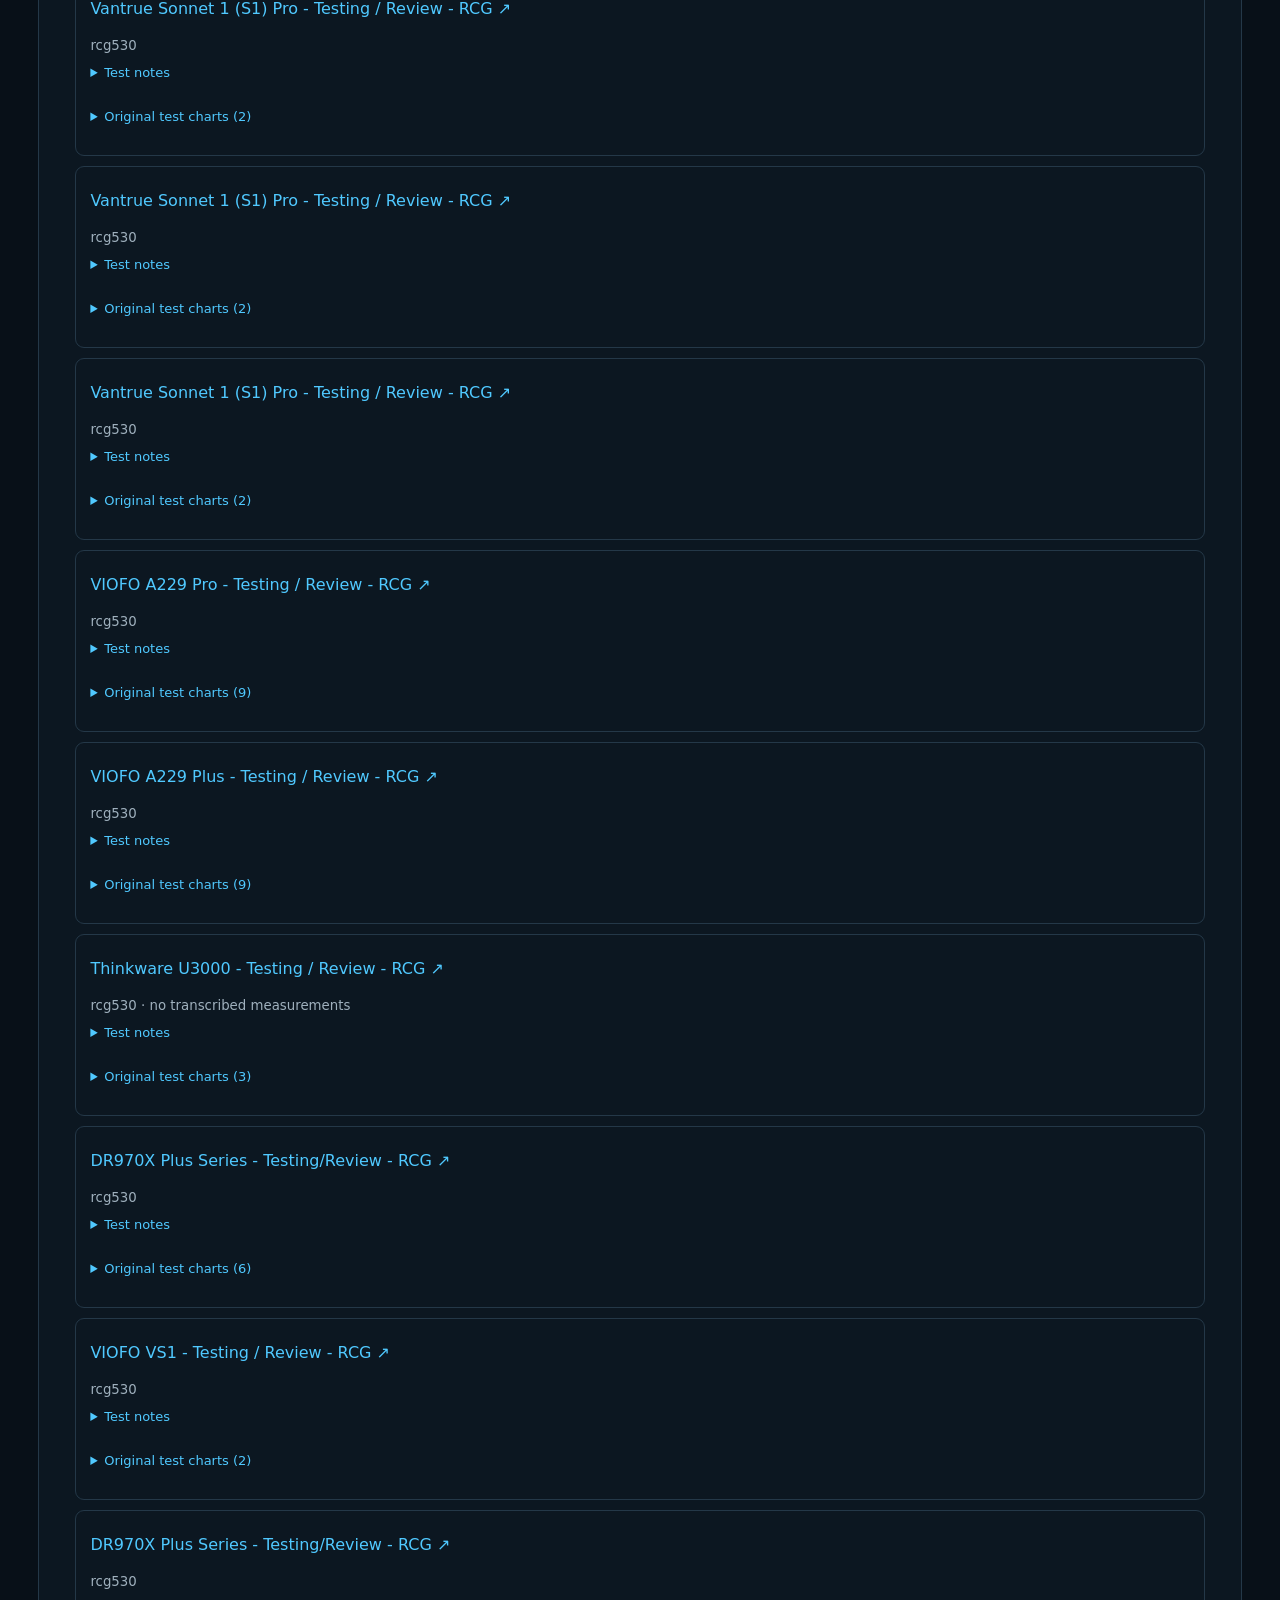
<file: docs/parking-mode.html>
<!doctype html>
<html lang="en">
<head>
  <meta charset="utf-8">
  <meta name="viewport" content="width=device-width, initial-scale=1">
  <meta name="description" content="Compare sourced dashcam parking-mode power measurements by recording functionality, channels, tester, and configuration. Share a comparison without an account.">
  <title>Parking-mode power comparison | Dashcam Camera Profiles</title>
  <link rel="stylesheet" href="assets/styles.css?v=20261008">
  <link rel="stylesheet" href="assets/parking.css?v=2-readability">
  <script src="assets/parking.js?v=6-brand-styling" defer></script>
</head>
<body class="parking-page">
  <a class="skip-link" href="#parking-filters">Skip to comparison filters</a>
  <header class="site-header">
    <a class="brand" href="./"><span class="brand-mark" aria-hidden="true">D</span><span><strong>Dashcam Camera Profiles</strong><small>Open technical reference</small></span></a>
    <nav aria-label="Page links"><a href="./">Camera library</a><a href="#sources">Sources</a></nav>
  </header>
  <main>
    <section class="parking-hero">
      <h1>Compare dashcam parking modes</h1>
      <p class="hero-copy">Compare power draw and startup times for different cameras and parking modes.</p>
      <div class="parking-actions"><a class="parking-button primary" href="parking-charts.html">Build comparison charts</a><a class="parking-button" href="#parking-filters">Explore measurements ↓</a><a class="parking-button" href="#how-it-works">Understand the modes</a></div>
      <p id="dataset-meta" class="parking-muted">Loading measurements…</p>
    </section>

    <section id="how-it-works" class="methodology" aria-labelledby="modes-title">
      <div class="explorer-heading"><h2 id="modes-title">Parking modes explained</h2><p>Some modes save video after an event. Others record continuously or wait in a low-power state until they're triggered.</p></div>
      <div class="parking-mode-grid">
        <article><span class="mode-dot sleep"></span><h3>Non-buffered parking recording</h3><p>Recording starts after an event, so there's no video from before the trigger. In impact-detection modes, the G-sensor can wake the camera to start recording. These modes often use less power, but not always.</p></article>
        <article><span class="mode-dot event"></span><h3>Buffered parking recording</h3><p>The camera continuously watches for motion or impacts and saves video from before and after the event. Modes can detect motion, impacts, or both.</p></article>
        <article><span class="mode-dot continuous"></span><h3>Continuous recording</h3><p>Time-lapse creates sped-up video without audio. Low-bitrate recording saves continuous, normal-speed video with audio, sometimes at a reduced frame rate.</p></article>
      </div>
      <p class="parking-muted">Radar can wake recording when something approaches. Hybrid parking modes switch or combine recording modes.</p>
    </section>

    <section class="parking-explorer" aria-labelledby="measurements-title">
      <div class="explorer-heading"><h2 id="measurements-title">Choose cameras</h2><p>Choose cameras and a parking mode to compare their power draw and startup times.</p></div>
      <form id="parking-filters" class="parking-filters" aria-label="Filter measurements">
        <label class="search-field">Find a model<input id="filter-q" name="q" type="search" placeholder="Search brand or model" autocomplete="off"></label>
        <label>Brand<select id="filter-brand" name="brand"><option value="">All brands</option></select></label>
        <label>Function<select id="filter-category" name="category"><option value="">All functions (not a ranking)</option></select></label>
        <label>Channels<select id="filter-channels" name="channels"><option value="">Any channel count</option></select></label>
        <label>Tester<select id="filter-tester" name="tester"><option value="">All testers</option></select></label>
        <label>Power measurement<select id="filter-state" name="state"><option value="parked">Idle and continuous recording</option><option value="monitoring">Idle power draw</option><option value="time-lapse">Time-lapse recording</option><option value="continuous">Continuous recording</option><option value="event-recording">Recording an event</option><option value="all">All measurements</option></select></label>
        <label>Sort within each function<select id="filter-sort" name="sort"><option value="watts">Watts, low to high (unknown last)</option><option value="model">Brand and model</option><option value="wake">Wake to first frame (unknown last)</option></select></label>
        <div class="parking-toggles"><label><input id="filter-prototype" name="prototype" type="checkbox" checked> Include prototypes</label><label><input id="filter-superseded" name="superseded" type="checkbox"> Include superseded results</label></div>
        <div class="parking-actions"><button type="reset">Reset filters</button><button type="button" id="copy-link">Copy comparison link</button><button type="button" id="download-csv" disabled>Download filtered CSV</button></div>
      </form>
      <p class="parking-muted">Compare the same parking mode and camera setup. Startup time means impact to the first recorded frame when the test documents that timing. Other startup measurements are labeled separately.</p>
      <p id="action-status" role="status"></p>
      <section id="comparison" class="parking-comparison" aria-labelledby="comparison-title"><div class="parking-section-head"><h3 id="comparison-title">Compare different models <span id="selection-count">0 / 4</span></h3><button id="clear-comparison" type="button" disabled>Clear selection</button></div><p class="parking-muted">Select up to four measurements below. Selections remain when you change filters and travel with the shared link.</p><div id="comparison-cards" class="comparison-cards"></div></section>
      <p id="result-count" role="status">Loading measurements…</p>
      <div id="parking-results" aria-busy="true"><p class="parking-empty">Loading measurements and source index…</p></div>
      <noscript><p class="parking-empty">Enable JavaScript to filter and compare measurements. You can also <a href="data/parking-measurements.json">open the source dataset</a>.</p></noscript>
    </section>

    <section id="sources" class="methodology" aria-labelledby="sources-title"><div class="explorer-heading"><h2 id="sources-title">Original testing data</h2><p>See the original test posts and charts for more detail.</p></div><div id="coverage-notes" class="parking-muted"></div><p id="vortex-radar-testing" class="parking-muted">Vortex Radar's measurements were provided privately. The original spreadsheet isn't public.</p><ul id="source-index" class="parking-source-index"><li>Loading source index…</li></ul><p class="parking-muted">Download the comparison data: <a href="data/parking-measurements.json">JSON</a> · <a href="data/parking-measurements.csv">Full CSV</a> · <a href="https://github.com/vortexopenclaw/dashcam-camera-profiles/blob/main/parking/README.md">Methodology and data format</a>.</p></section>
  </main>
  <footer><p>Community technical reference. Follow original source links for tester attribution, methods, and limitations. <a href="./">Back to camera library</a>.</p></footer>
</body>
</html>
</file>
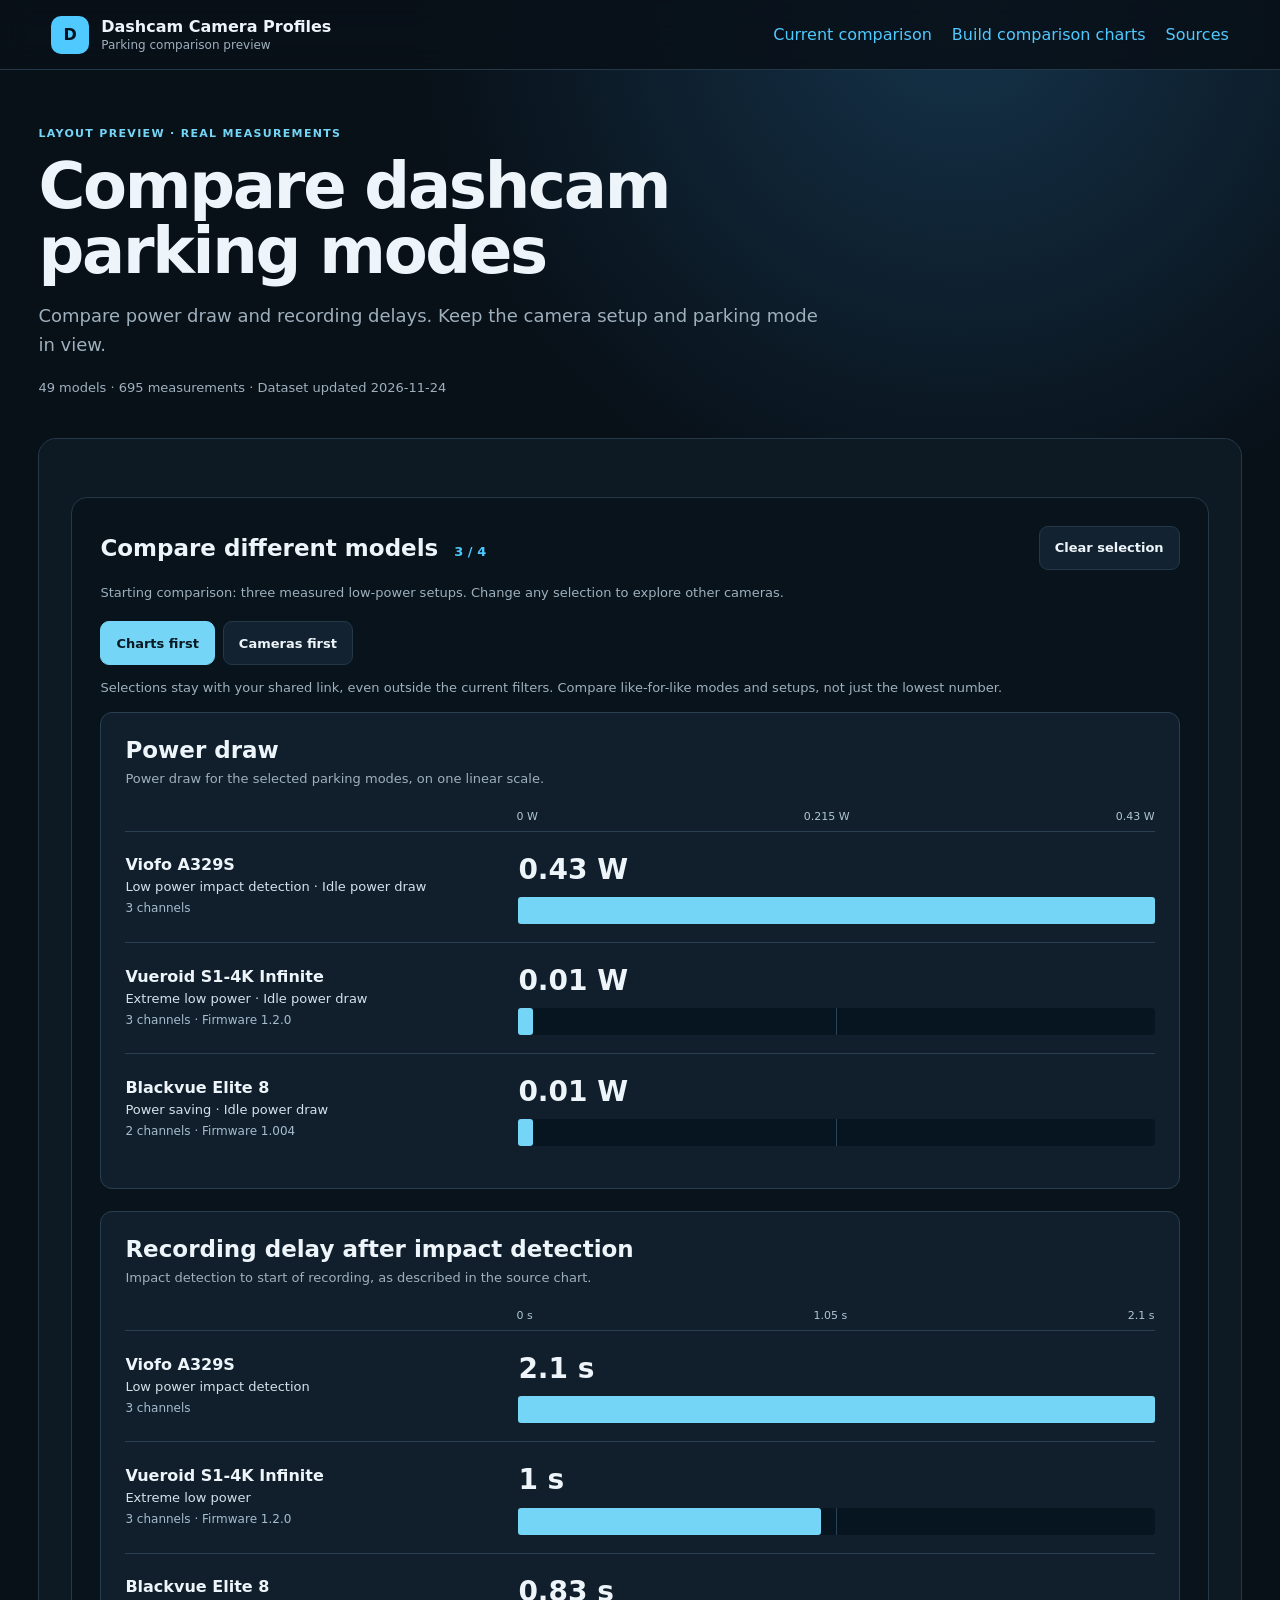
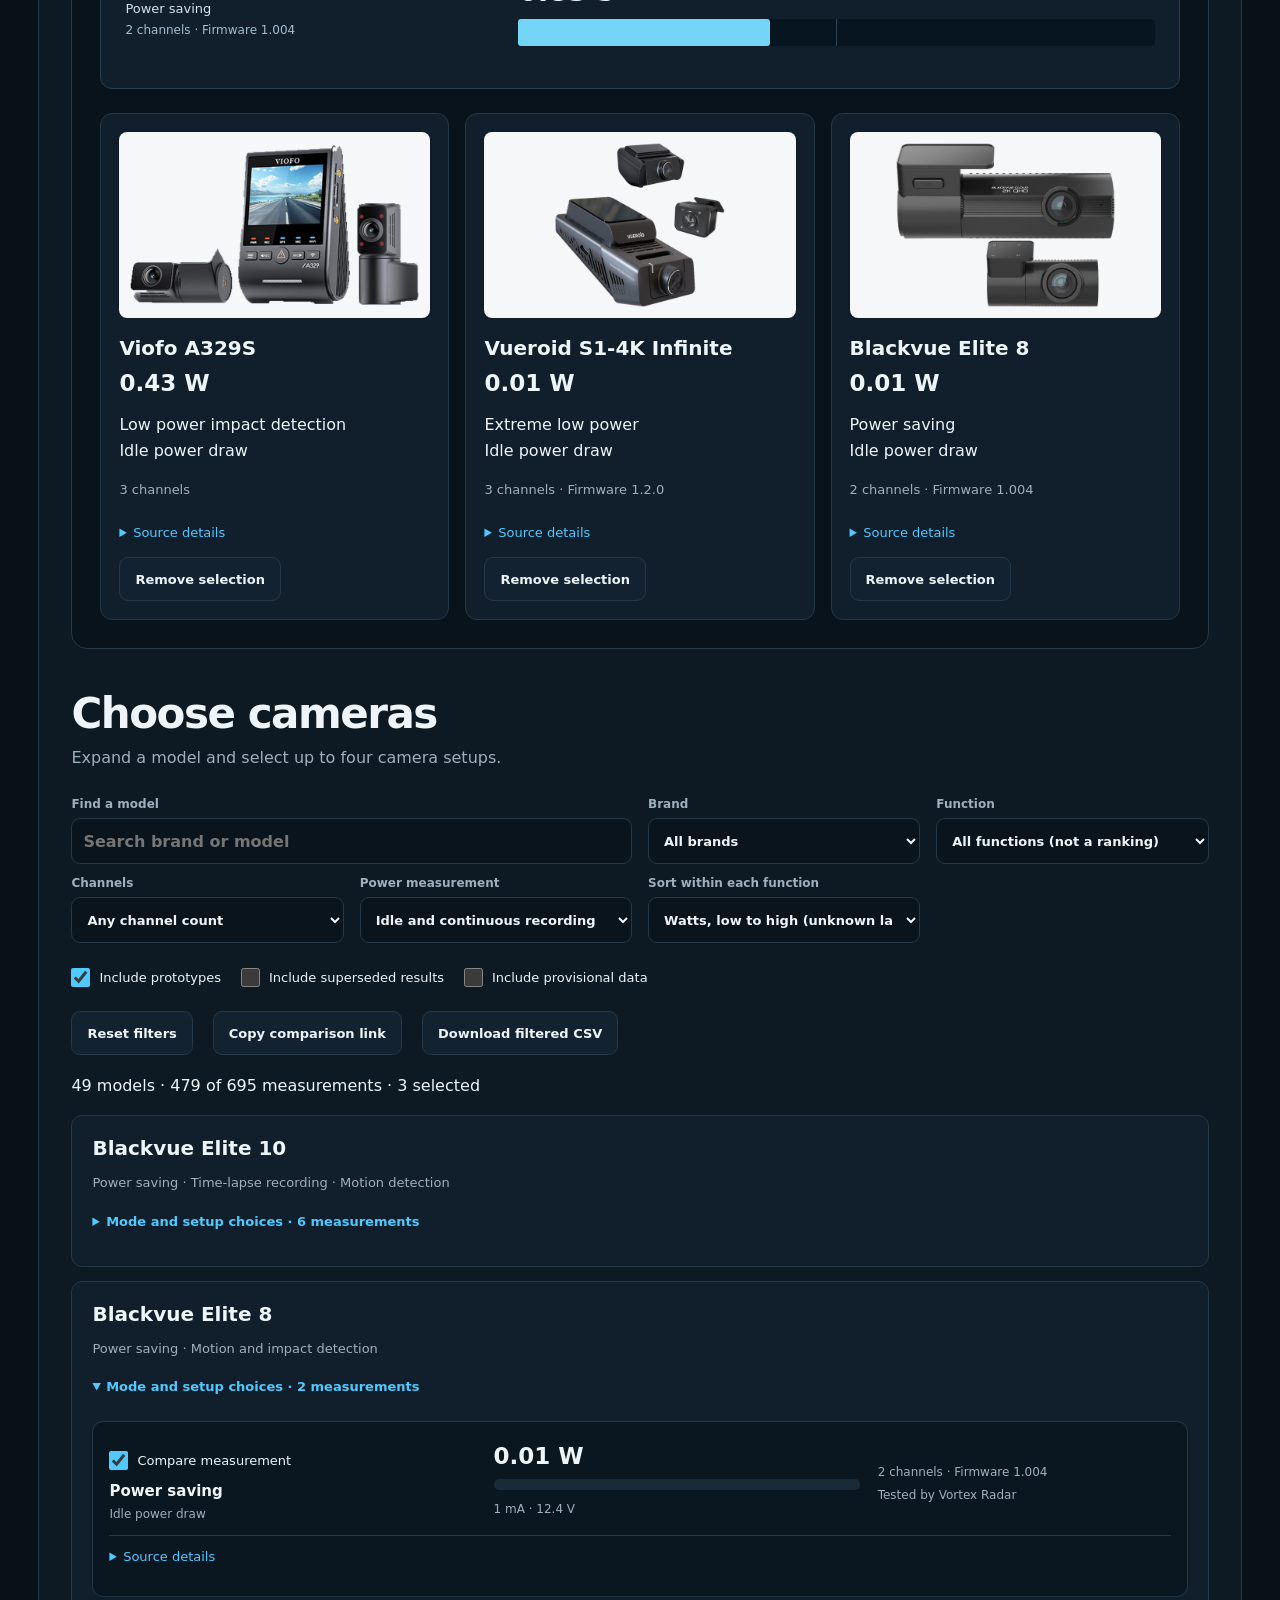
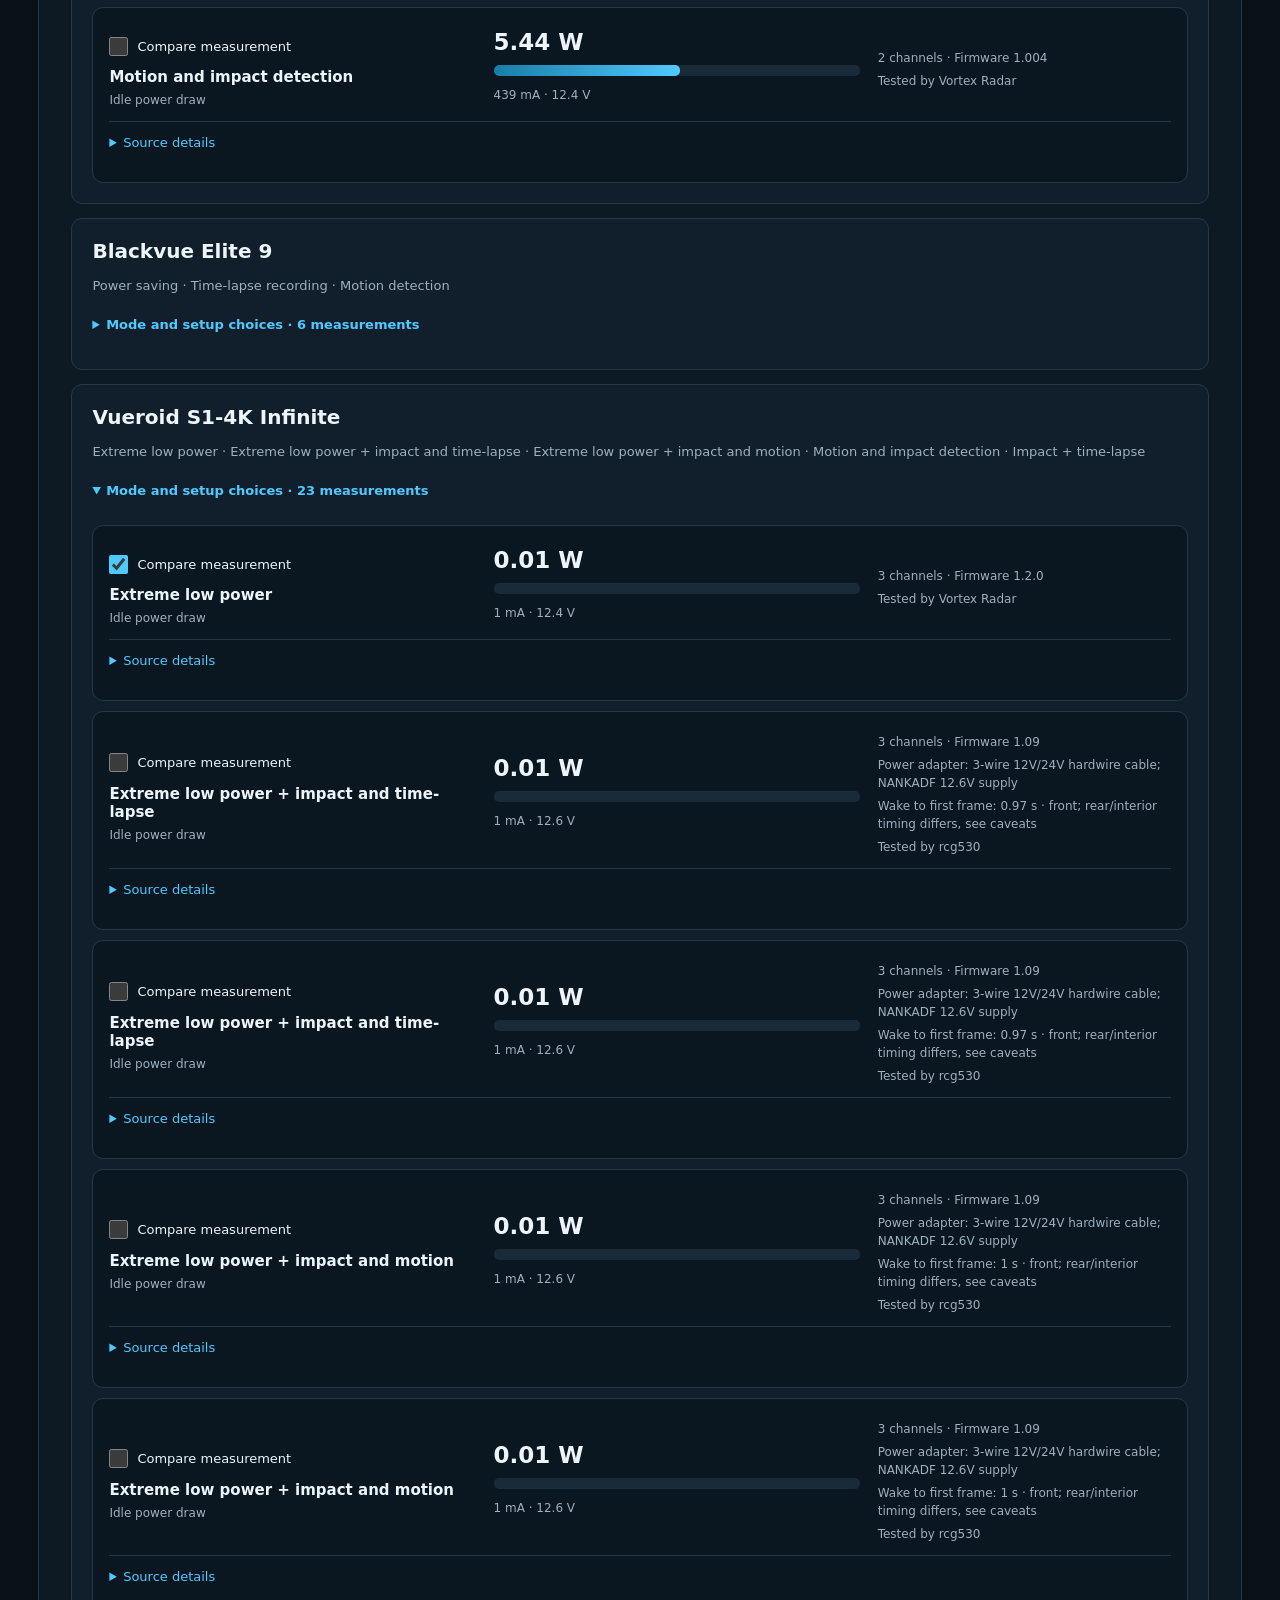
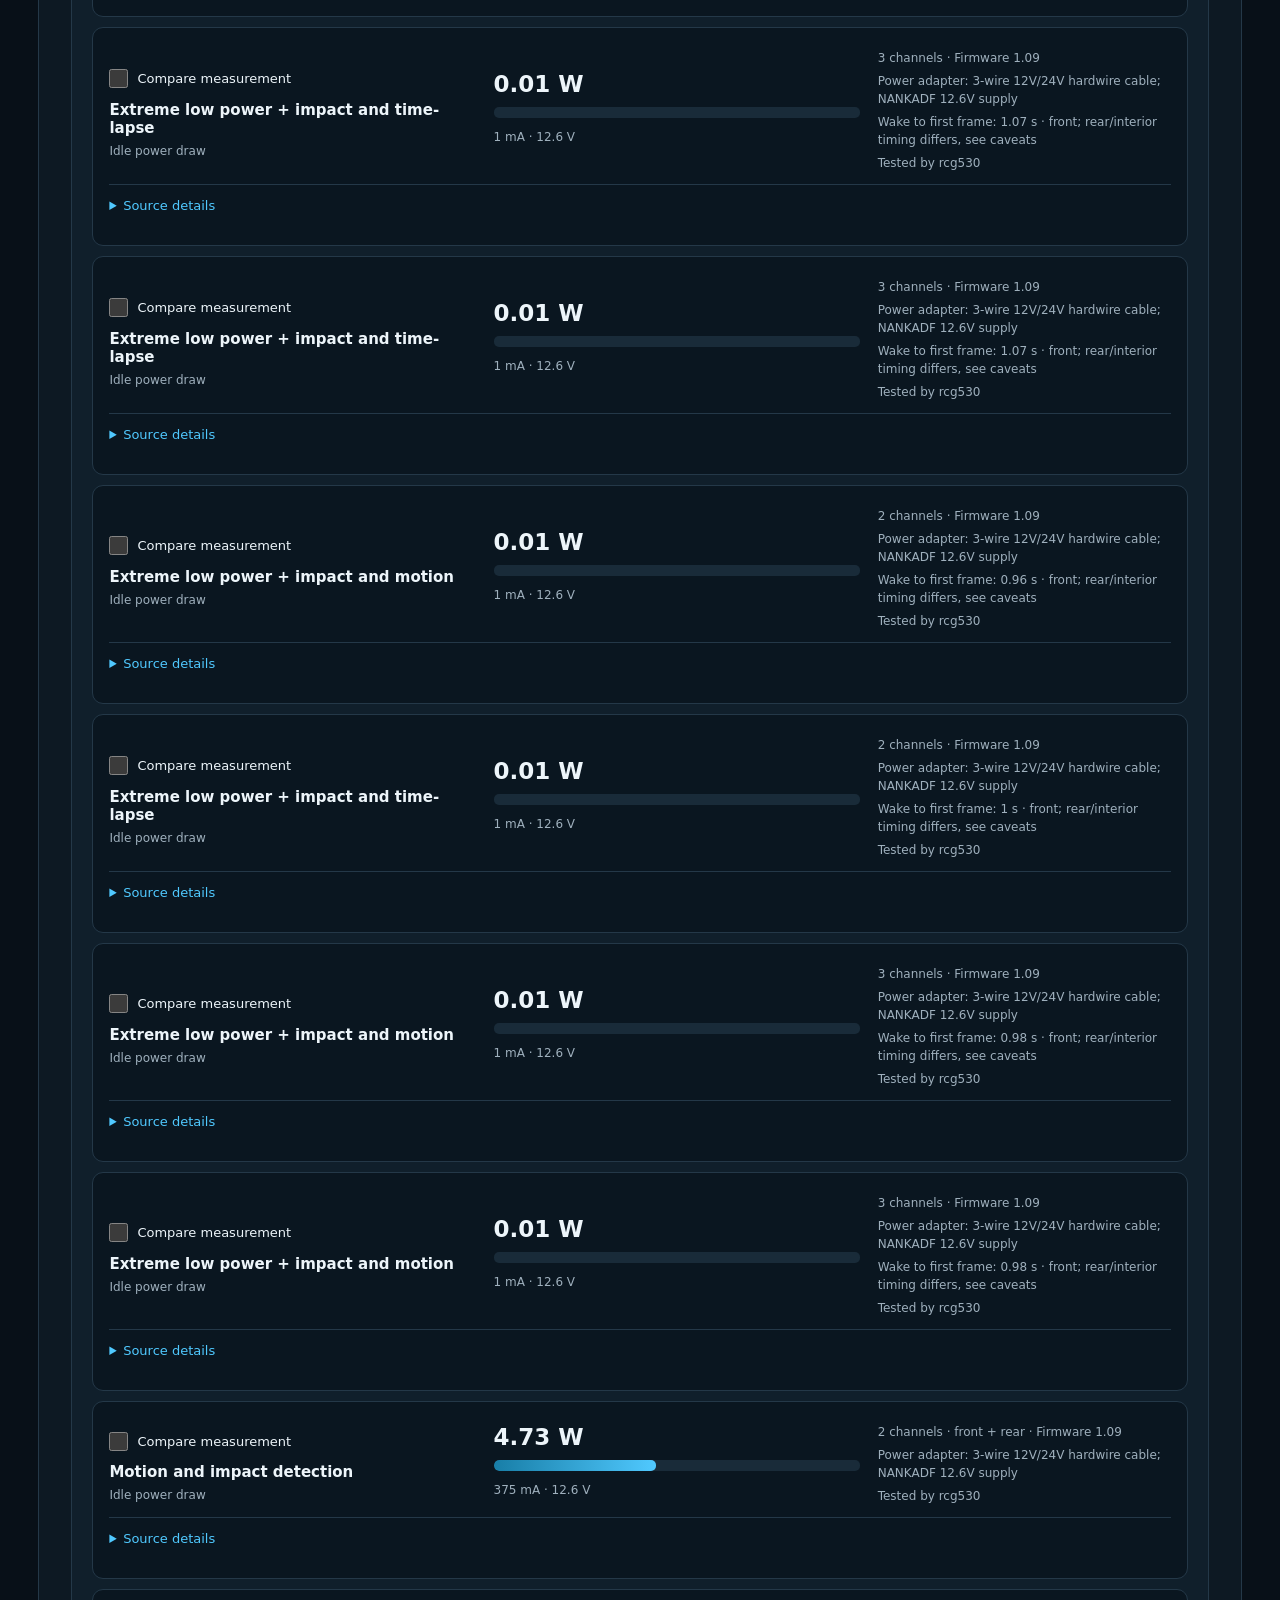
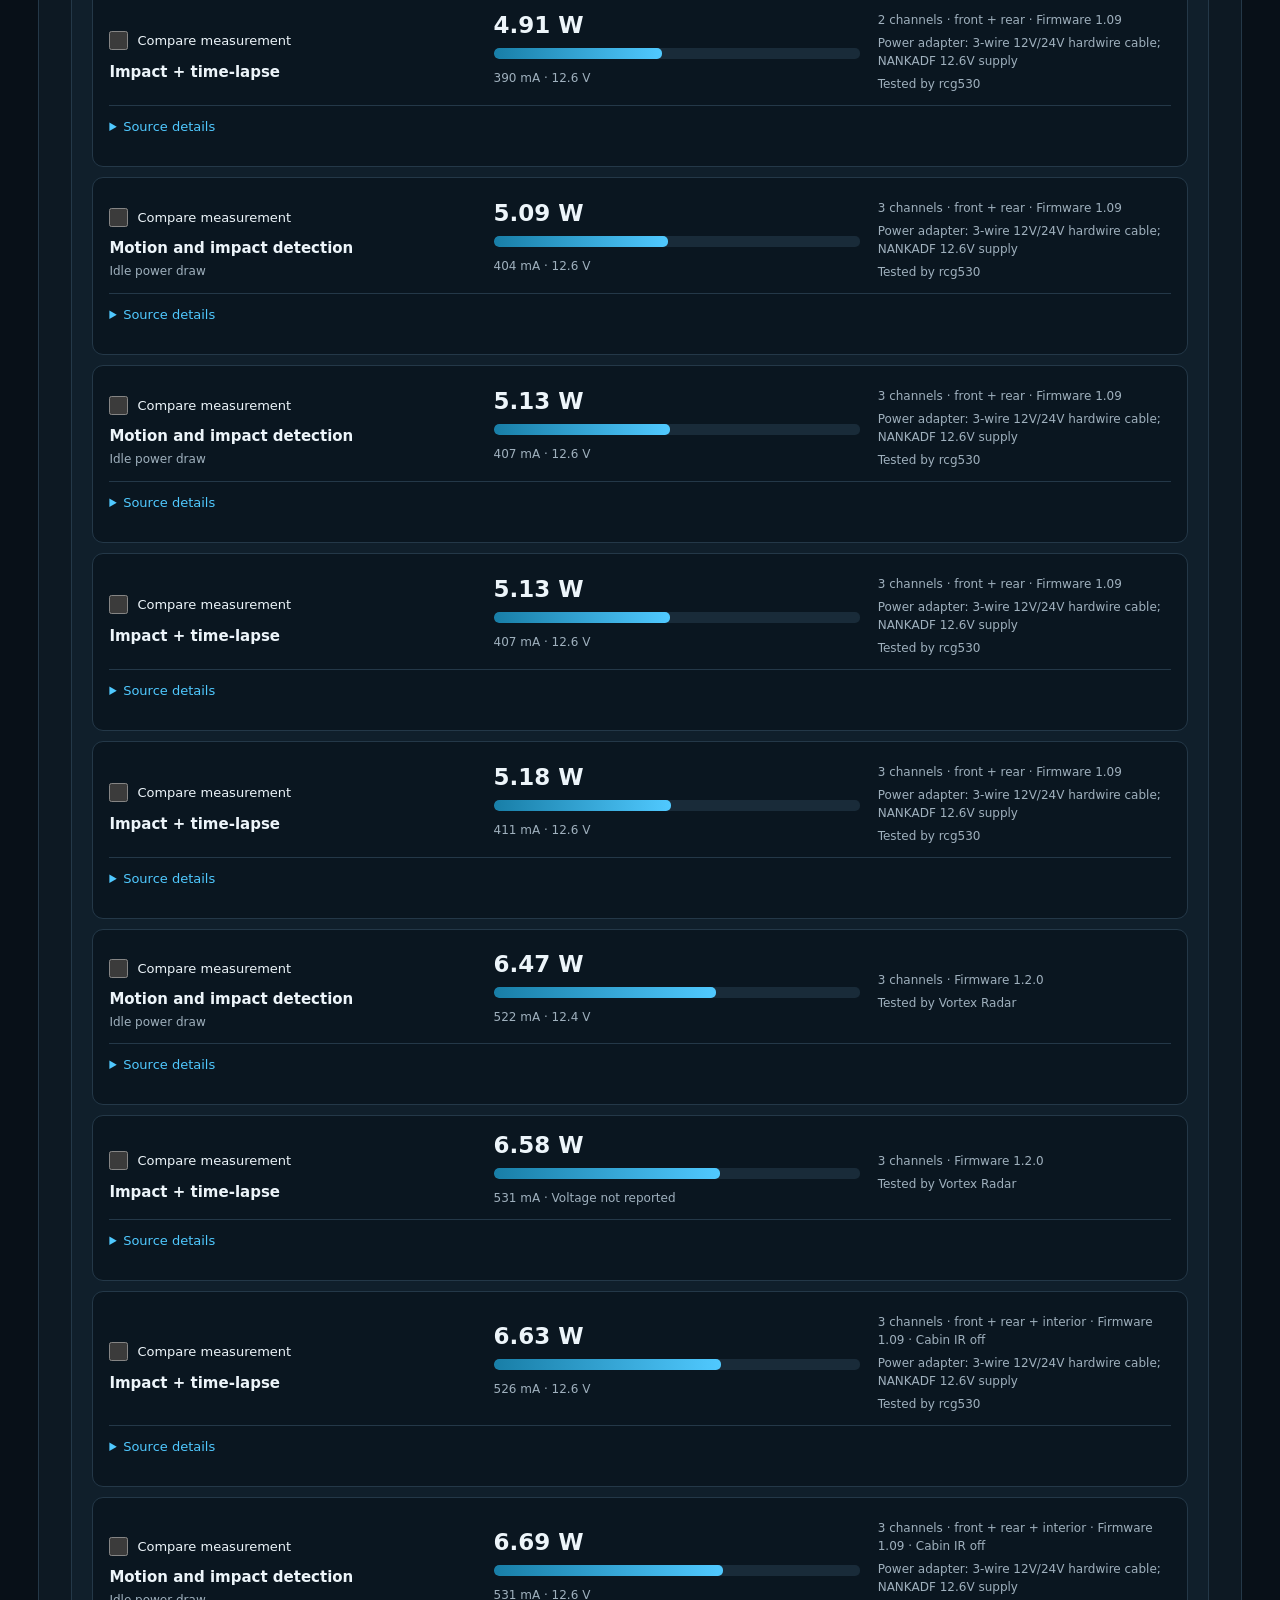
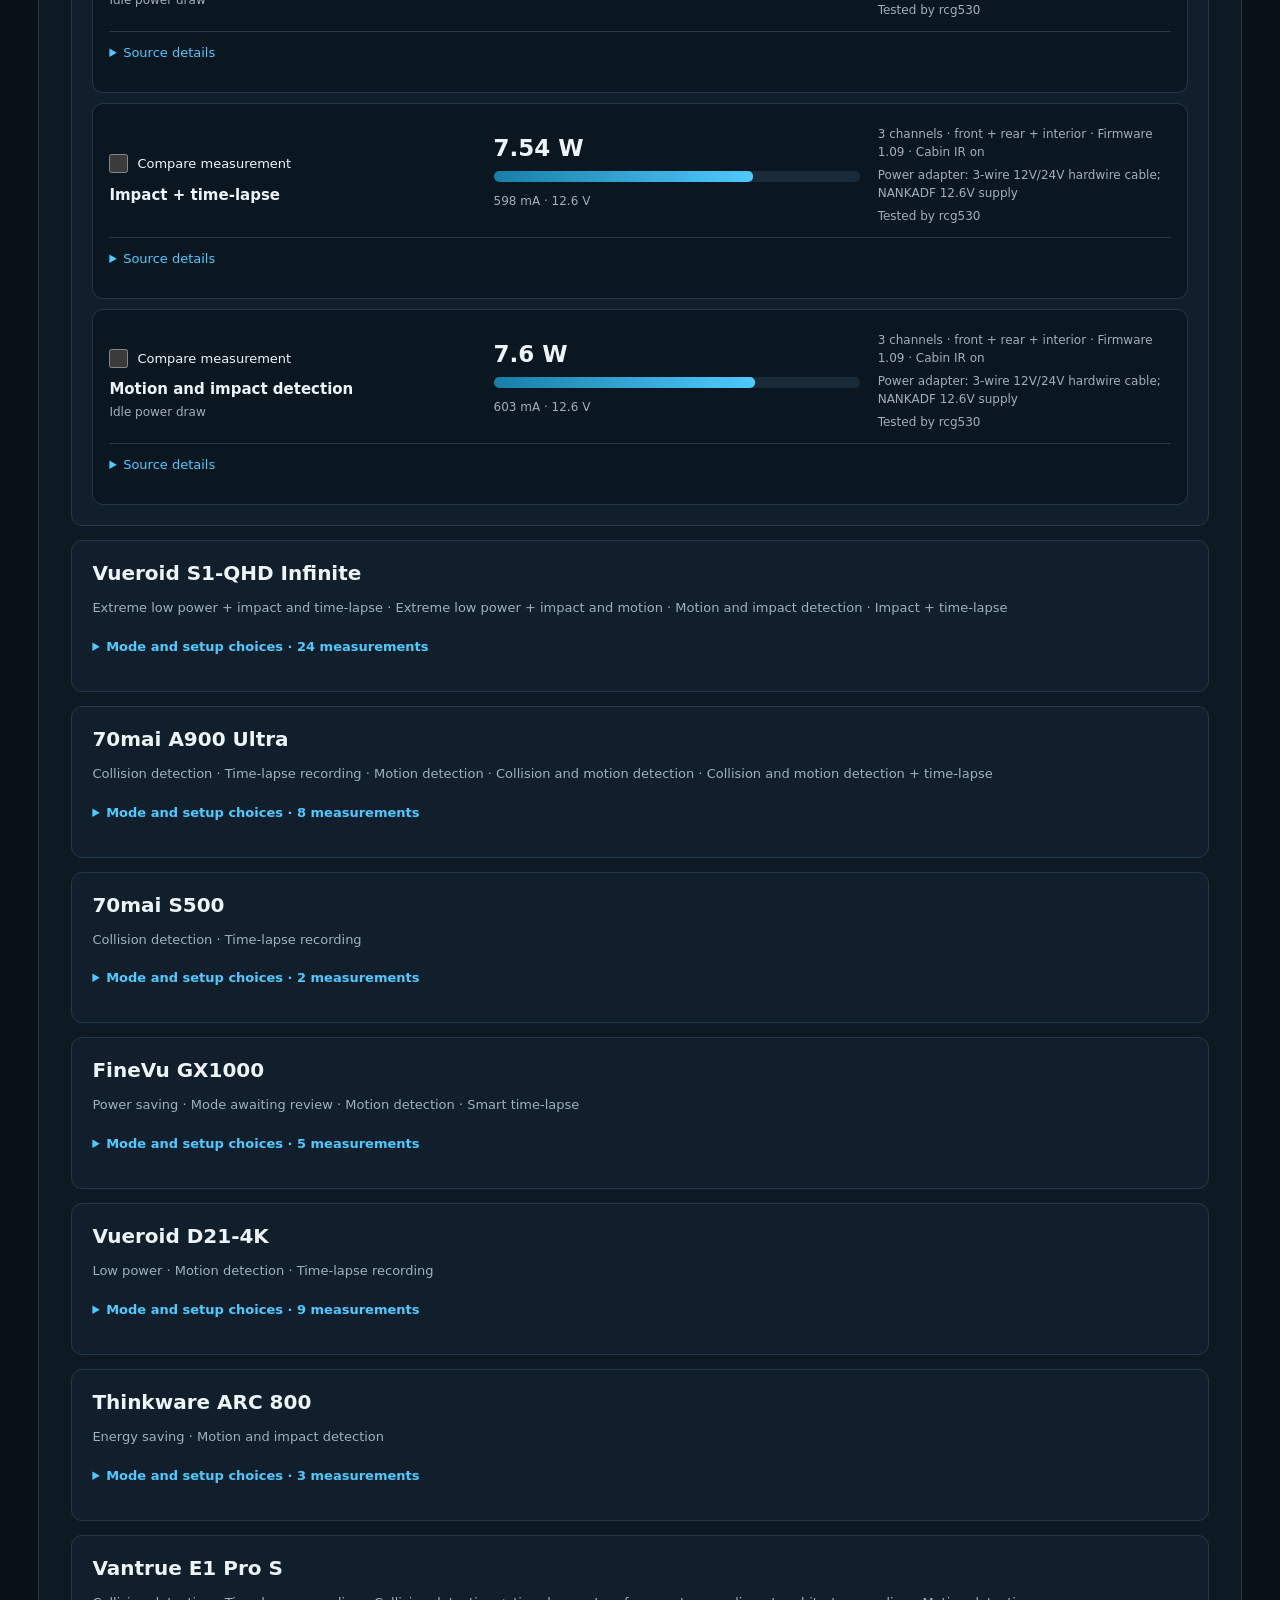
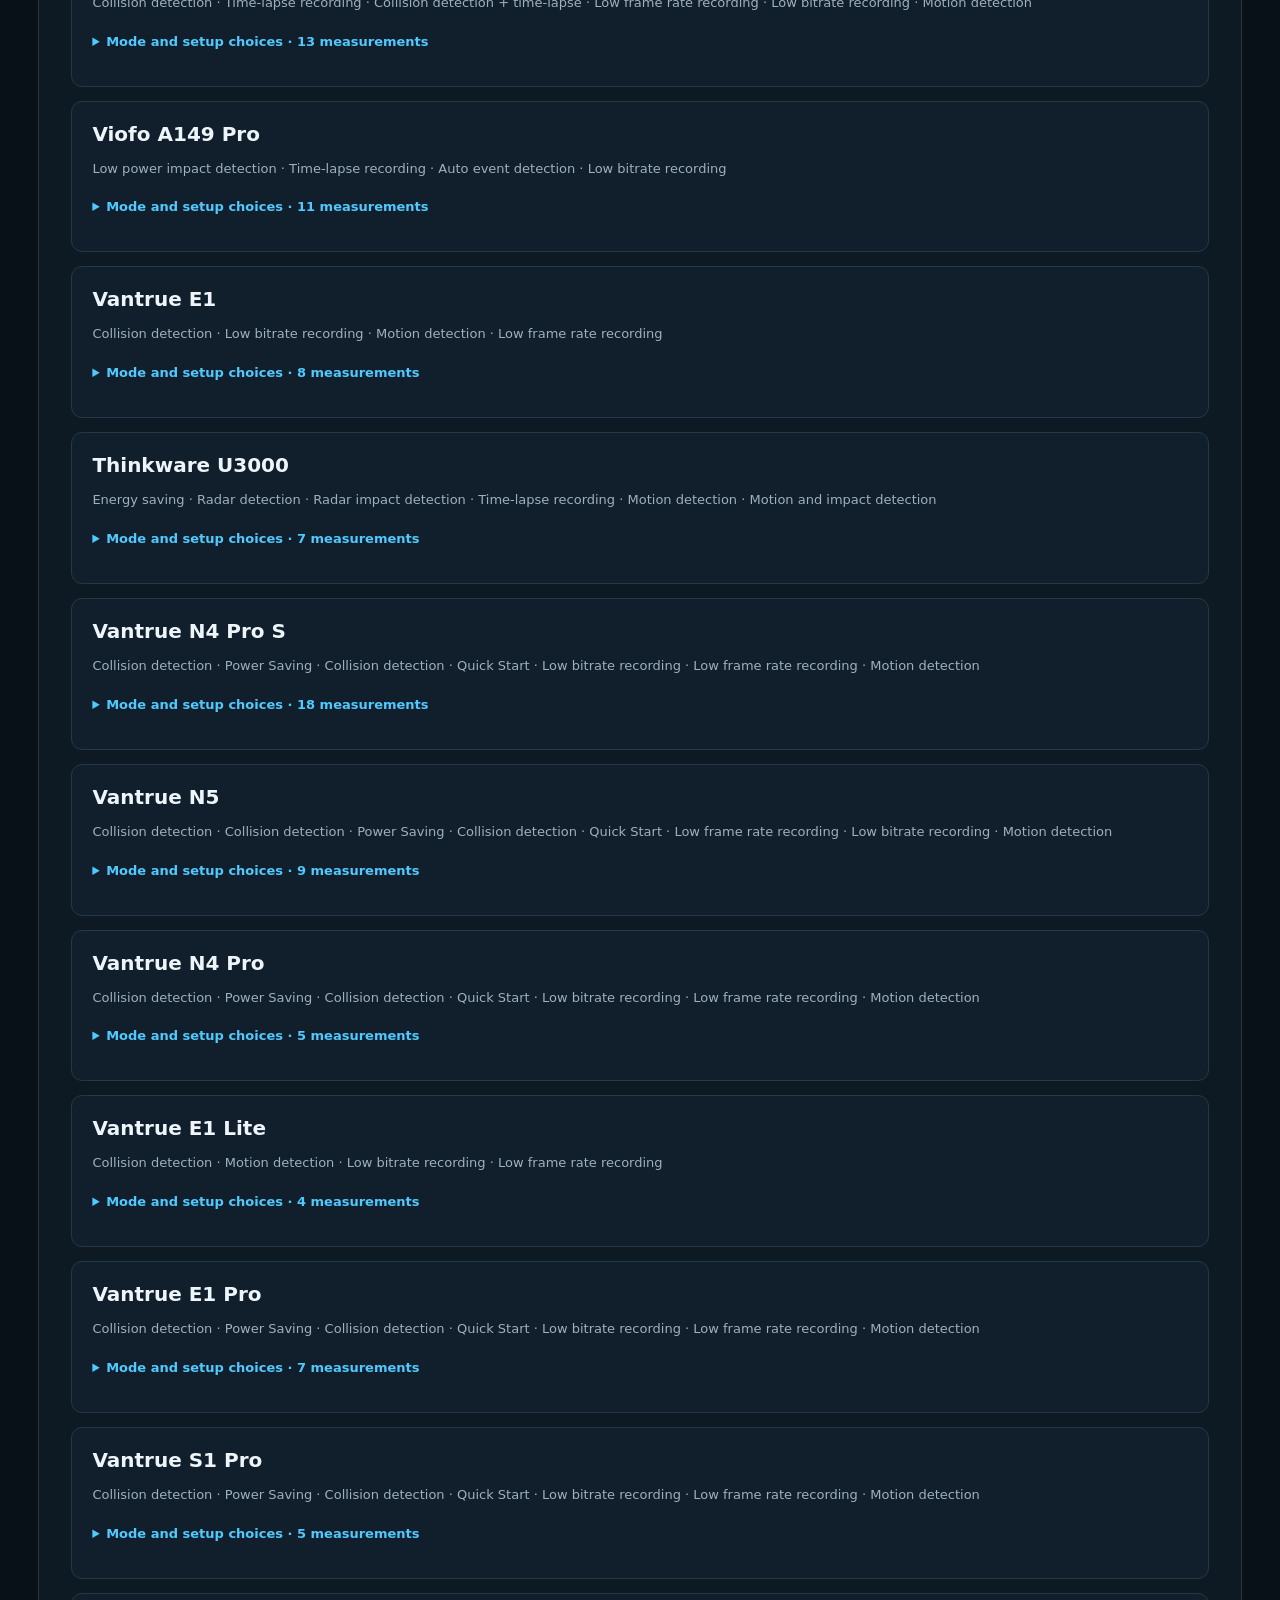
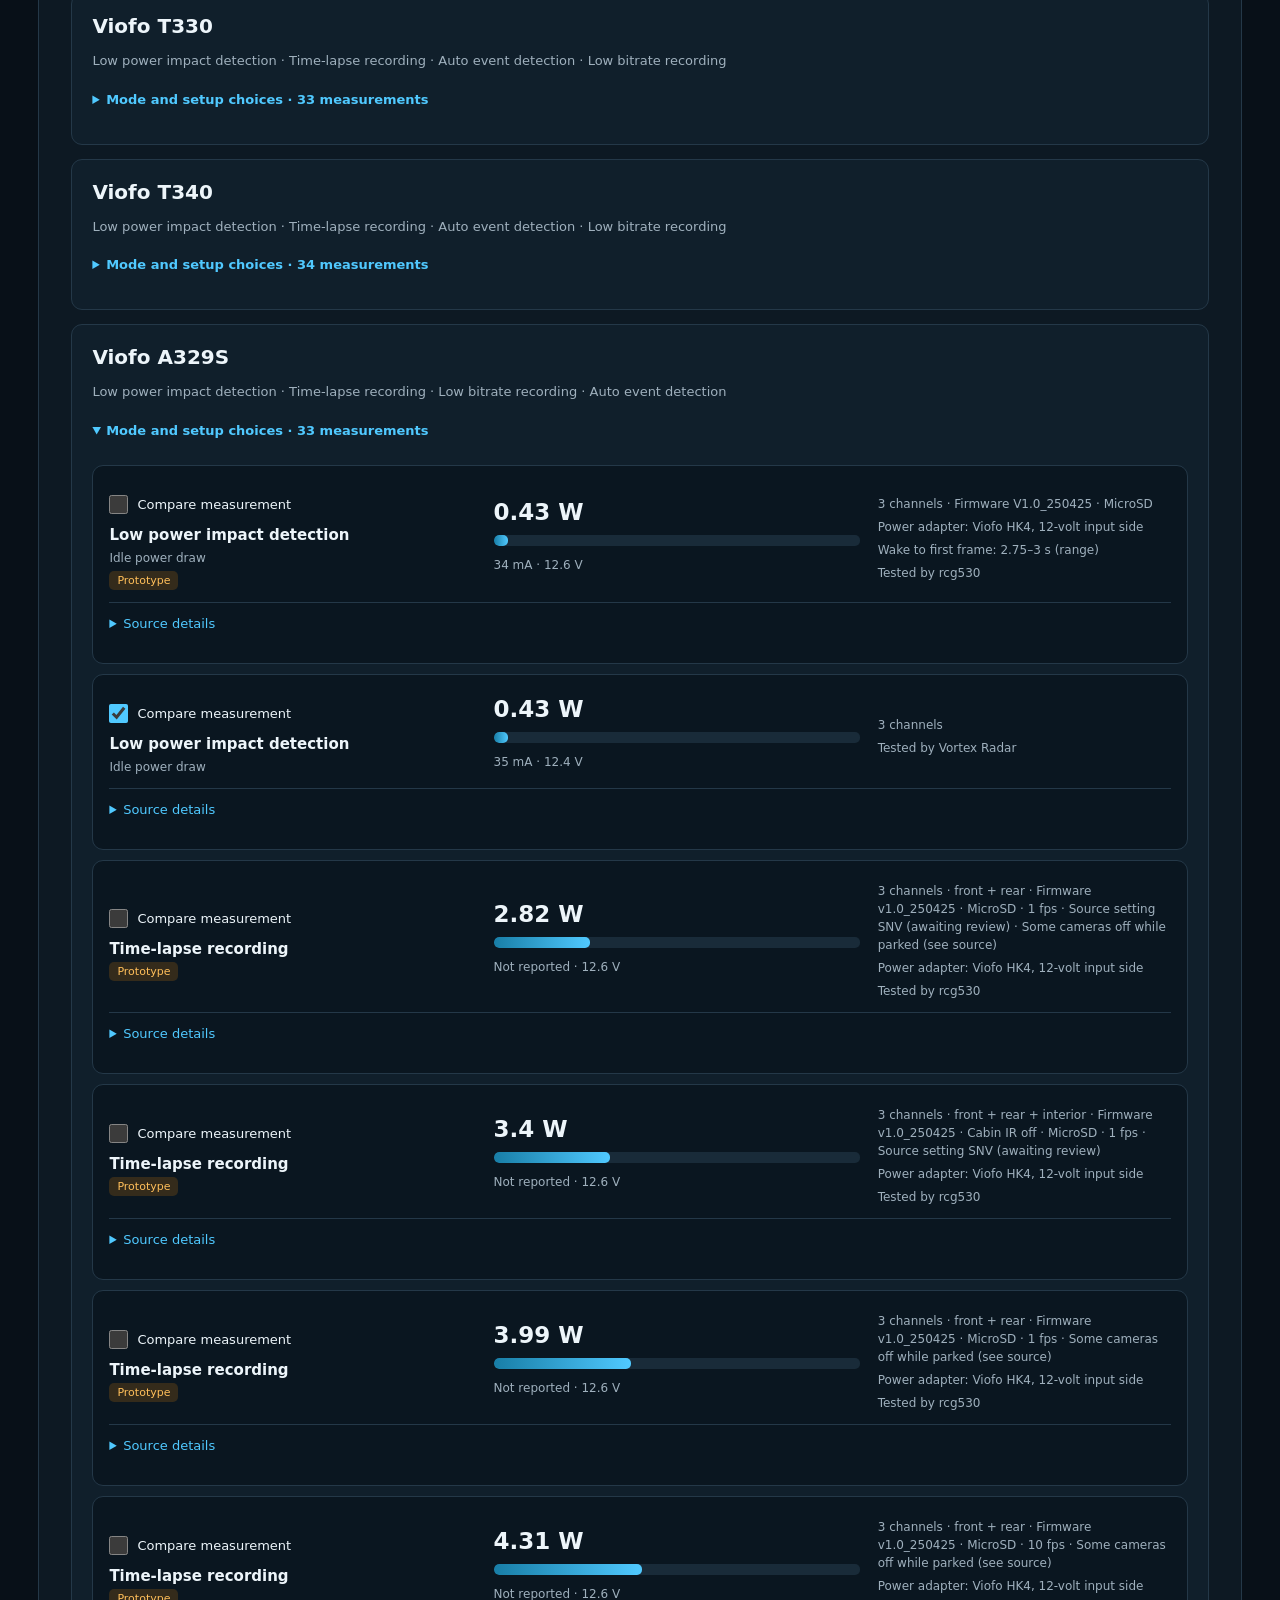
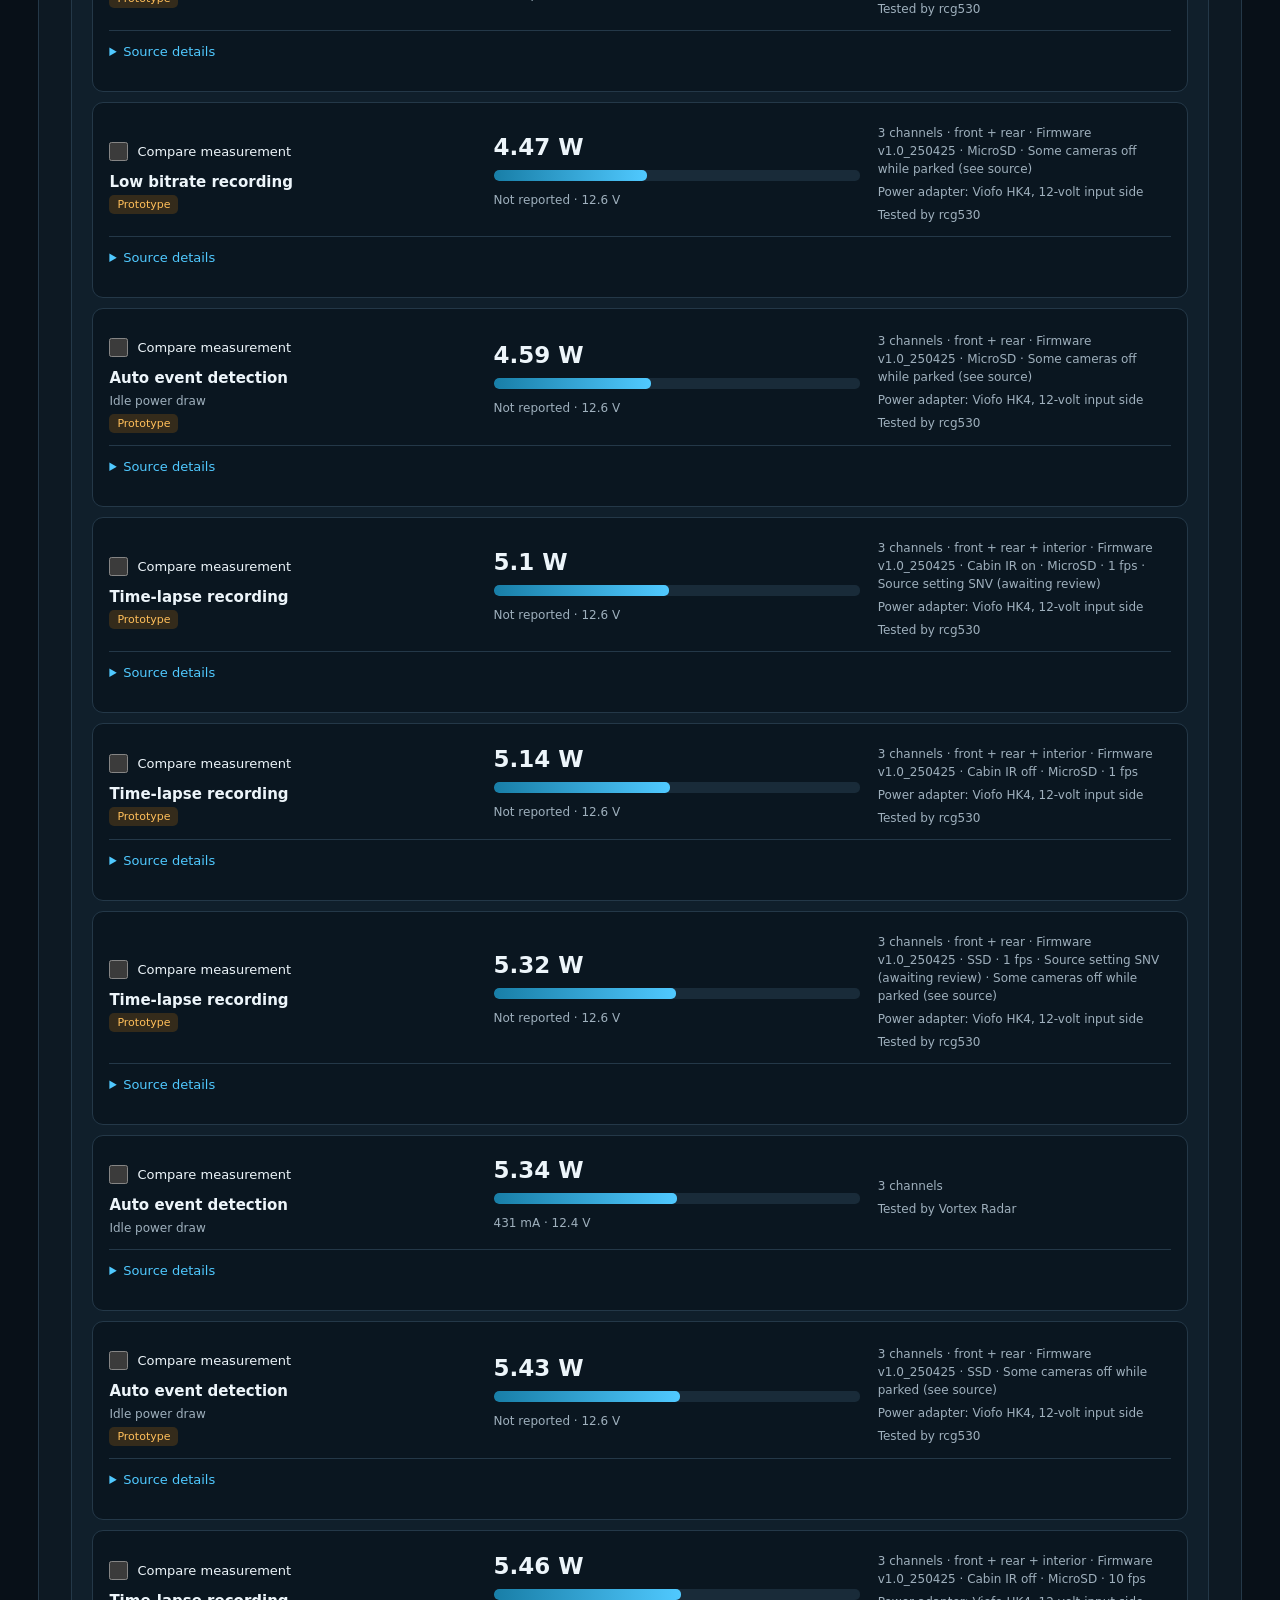
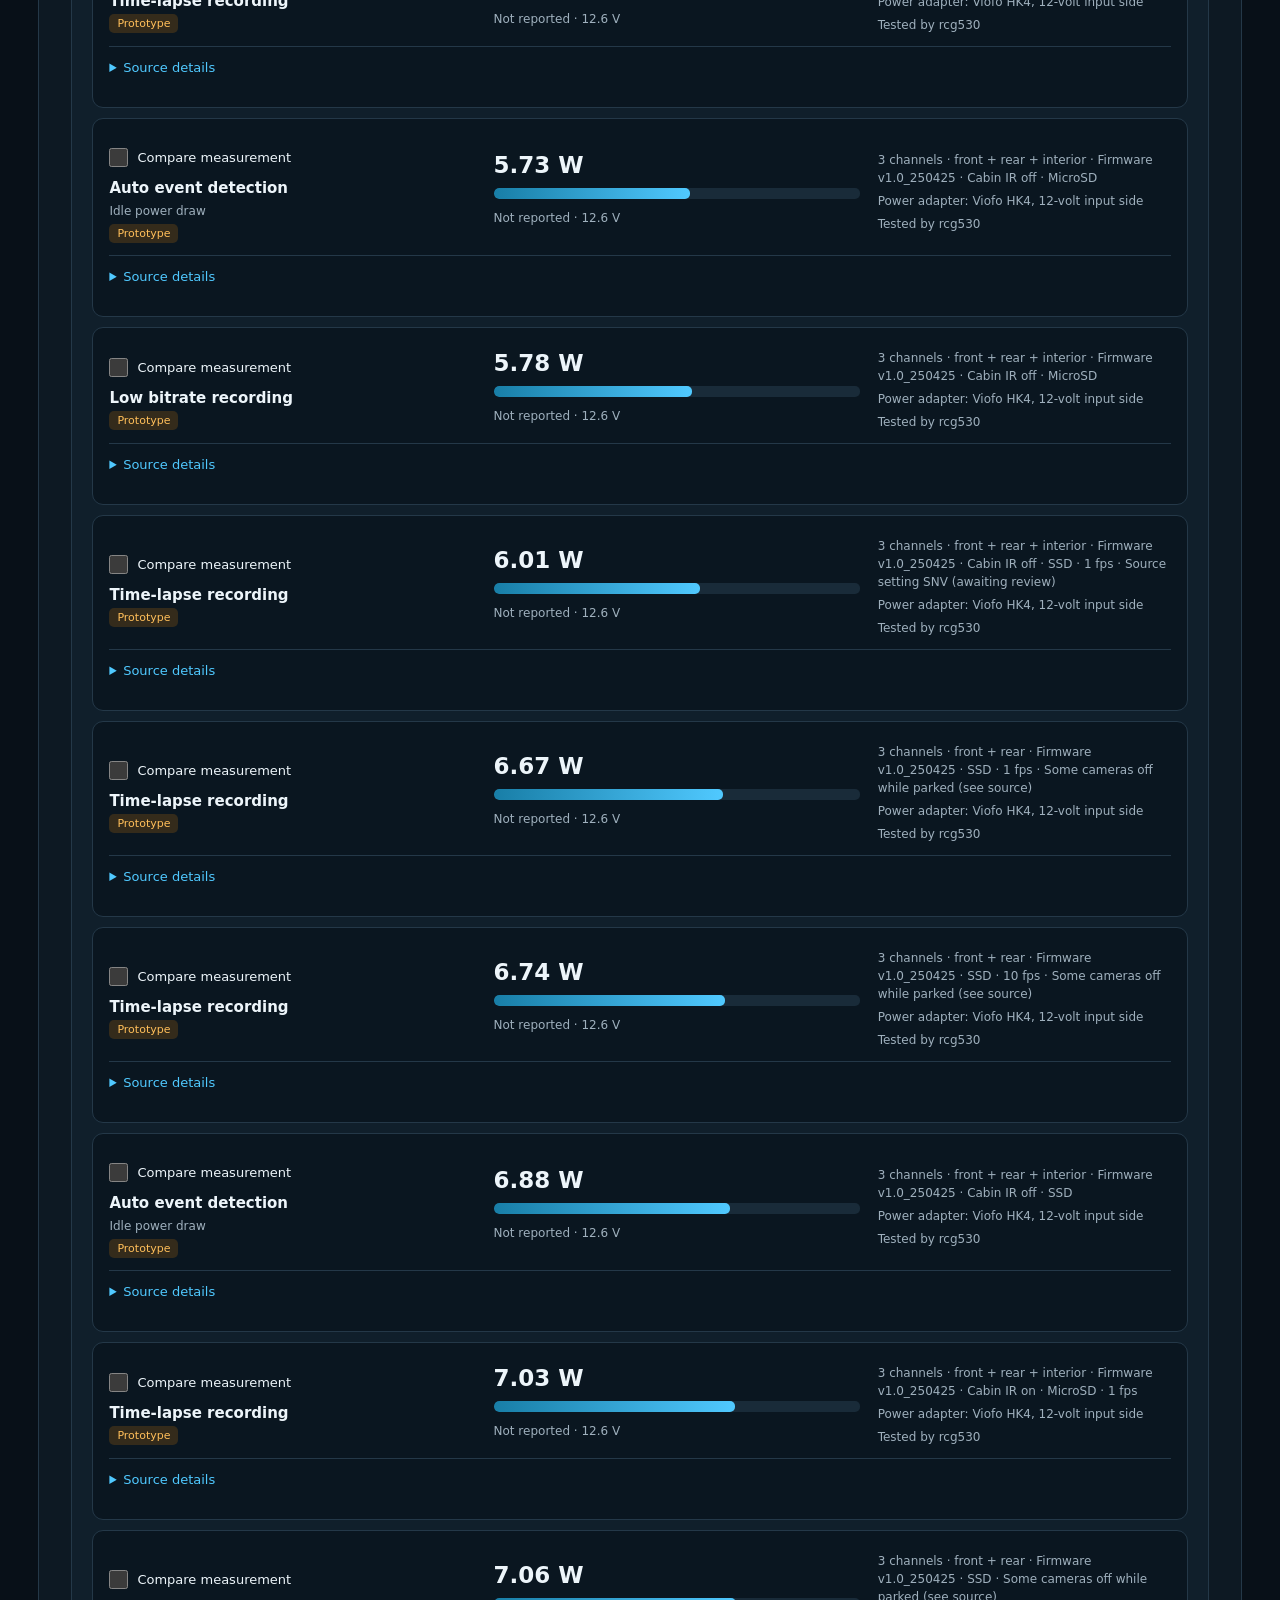
<file: docs/parking-preview.html>
<!doctype html>
<html lang="en">
<head>
  <meta charset="utf-8">
  <meta name="viewport" content="width=device-width, initial-scale=1">
  <meta name="robots" content="noindex">
  <title>Parking comparison preview | Dashcam Camera Profiles</title>
  <link rel="stylesheet" href="assets/styles.css?v=20261008">
  <link rel="stylesheet" href="assets/parking.css?v=2-readability">
  <link rel="stylesheet" href="assets/parking-preview.css">
  <!-- Enhancement loads first to seed the URL before the existing app reads it. -->
  <script src="assets/parking-preview.js" defer></script>
  <script src="assets/parking.js?v=6-brand-styling" defer></script>
</head>
<body class="parking-page parking-preview" data-view="charts">
  <a class="skip-link" href="#parking-filters">Skip to comparison filters</a>
  <header class="site-header">
    <a class="brand" href="./"><span class="brand-mark" aria-hidden="true">D</span><span><strong>Dashcam Camera Profiles</strong><small>Parking comparison preview</small></span></a>
    <nav aria-label="Page links"><a href="parking-mode.html">Current comparison</a><a href="parking-charts.html">Build comparison charts</a><a href="#sources">Sources</a></nav>
  </header>
  <main>
    <section class="parking-hero">
      <p class="preview-eyebrow">Layout preview · Real measurements</p>
      <h1>Compare dashcam parking modes</h1>
      <p class="hero-copy">Compare power draw and recording delays. Keep the camera setup and parking mode in view.</p>
      <p id="dataset-meta" class="parking-muted">Loading measurements…</p>
    </section>
    <section class="parking-explorer" aria-labelledby="measurements-title">
      <div class="explorer-heading"><h2 id="measurements-title">Choose cameras</h2><p>Expand a model and select up to four camera setups.</p></div>
      <form id="parking-filters" class="parking-filters" aria-label="Filter measurements">
        <label class="search-field">Find a model<input id="filter-q" name="q" type="search" placeholder="Search brand or model" autocomplete="off"></label>
        <label>Brand<select id="filter-brand" name="brand"><option value="">All brands</option></select></label>
        <label>Function<select id="filter-category" name="category"><option value="">All functions (not a ranking)</option></select></label>
        <label>Channels<select id="filter-channels" name="channels"><option value="">Any channel count</option></select></label>
        <label>Tester<select id="filter-tester" name="tester"><option value="">All testers</option></select></label>
        <label>Power measurement<select id="filter-state" name="state"><option value="parked">Idle and continuous recording</option><option value="monitoring">Idle power draw</option><option value="time-lapse">Time-lapse recording</option><option value="continuous">Continuous recording</option><option value="event-recording">Recording an event</option><option value="all">All measurements</option></select></label>
        <label>Sort within each function<select id="filter-sort" name="sort"><option value="watts">Watts, low to high (unknown last)</option><option value="model">Brand and model</option><option value="wake">Wake to first frame (unknown last)</option></select></label>
        <div class="parking-toggles"><label><input id="filter-prototype" name="prototype" type="checkbox" checked> Include prototypes</label><label><input id="filter-superseded" name="superseded" type="checkbox"> Include superseded results</label></div>
        <div class="parking-actions"><button type="reset">Reset filters</button><button type="button" id="copy-link">Copy comparison link</button><button type="button" id="download-csv" disabled>Download filtered CSV</button></div>
      </form>
      <p id="action-status" role="status"></p>
      <section id="comparison" class="parking-comparison" aria-labelledby="comparison-title">
        <div class="parking-section-head"><h3 id="comparison-title">Compare different models <span id="selection-count">0 / 4</span></h3><button id="clear-comparison" type="button" disabled>Clear selection</button></div>
        <p id="starting-comparison" class="parking-muted" hidden>Starting comparison: three measured low-power setups. Change any selection to explore other cameras.</p>
        <div class="preview-view-controls" role="group" aria-label="Comparison layout"><button type="button" data-view-choice="charts" aria-pressed="true">Charts first</button><button type="button" data-view-choice="cameras" aria-pressed="false">Cameras first</button></div>
        <p class="parking-muted">Selections stay with your shared link, even outside the current filters. Compare like-for-like modes and setups, not just the lowest number.</p>
        <div class="preview-comparison-content">
          <div id="preview-charts" aria-live="polite"><p class="parking-muted">Loading comparison charts…</p></div>
          <div id="comparison-cards" class="comparison-cards"></div>
        </div>
      </section>

      <p id="result-count" role="status">Loading measurements…</p>
      <div id="parking-results" aria-busy="true"><p class="parking-empty">Loading measurements and source index…</p></div>
      <noscript><p class="parking-empty">Enable JavaScript to compare measurements, or <a href="data/parking-measurements.json">open the dataset</a>.</p></noscript>
    </section>
    <section id="how-it-works" class="methodology" aria-labelledby="modes-title">
      <div class="explorer-heading"><h2 id="modes-title">Parking modes explained</h2></div>
      <div class="parking-mode-grid">
        <article><span class="mode-dot sleep"></span><h3>Non-buffered recording</h3><p>Recording starts after an event. There's no video from before the trigger. Low-power impact modes can sleep until an impact wakes the camera.</p></article>
        <article><span class="mode-dot event"></span><h3>Buffered recording</h3><p>The camera watches for supported triggers and retains video from before and after the event.</p></article>
        <article><span class="mode-dot continuous"></span><h3>Continuous recording</h3><p>Time-lapse captures spaced frames. Low-bitrate recording saves continuous video at a reduced bitrate.</p></article>
      </div>
      <p class="parking-muted">Reported startup with an unconfirmed method isn't the same measurement as documented impact-to-first-frame timing. Missing values aren't zero. Ranges aren't averages.</p>
    </section>
    <section id="sources" class="methodology" aria-labelledby="sources-title"><div class="explorer-heading"><h2 id="sources-title">Original testing data</h2><p>Follow original tests for methods and limitations.</p></div><div id="coverage-notes" class="parking-muted"></div><p id="vortex-radar-testing" class="parking-muted">Vortex Radar's measurements were provided privately. The original spreadsheet isn't public.</p><ul id="source-index" class="parking-source-index"><li>Loading source index…</li></ul><p class="parking-muted"><a href="data/parking-measurements.json">JSON dataset</a> · <a href="data/parking-measurements.csv">Full CSV</a> · <a href="https://github.com/vortexopenclaw/dashcam-camera-profiles/blob/main/parking/README.md">Methodology</a></p></section>
  </main>
  <footer><p>Visual preview. The <a href="parking-mode.html">current comparison page</a> hasn't changed.</p></footer>
</body>
</html>
</file>
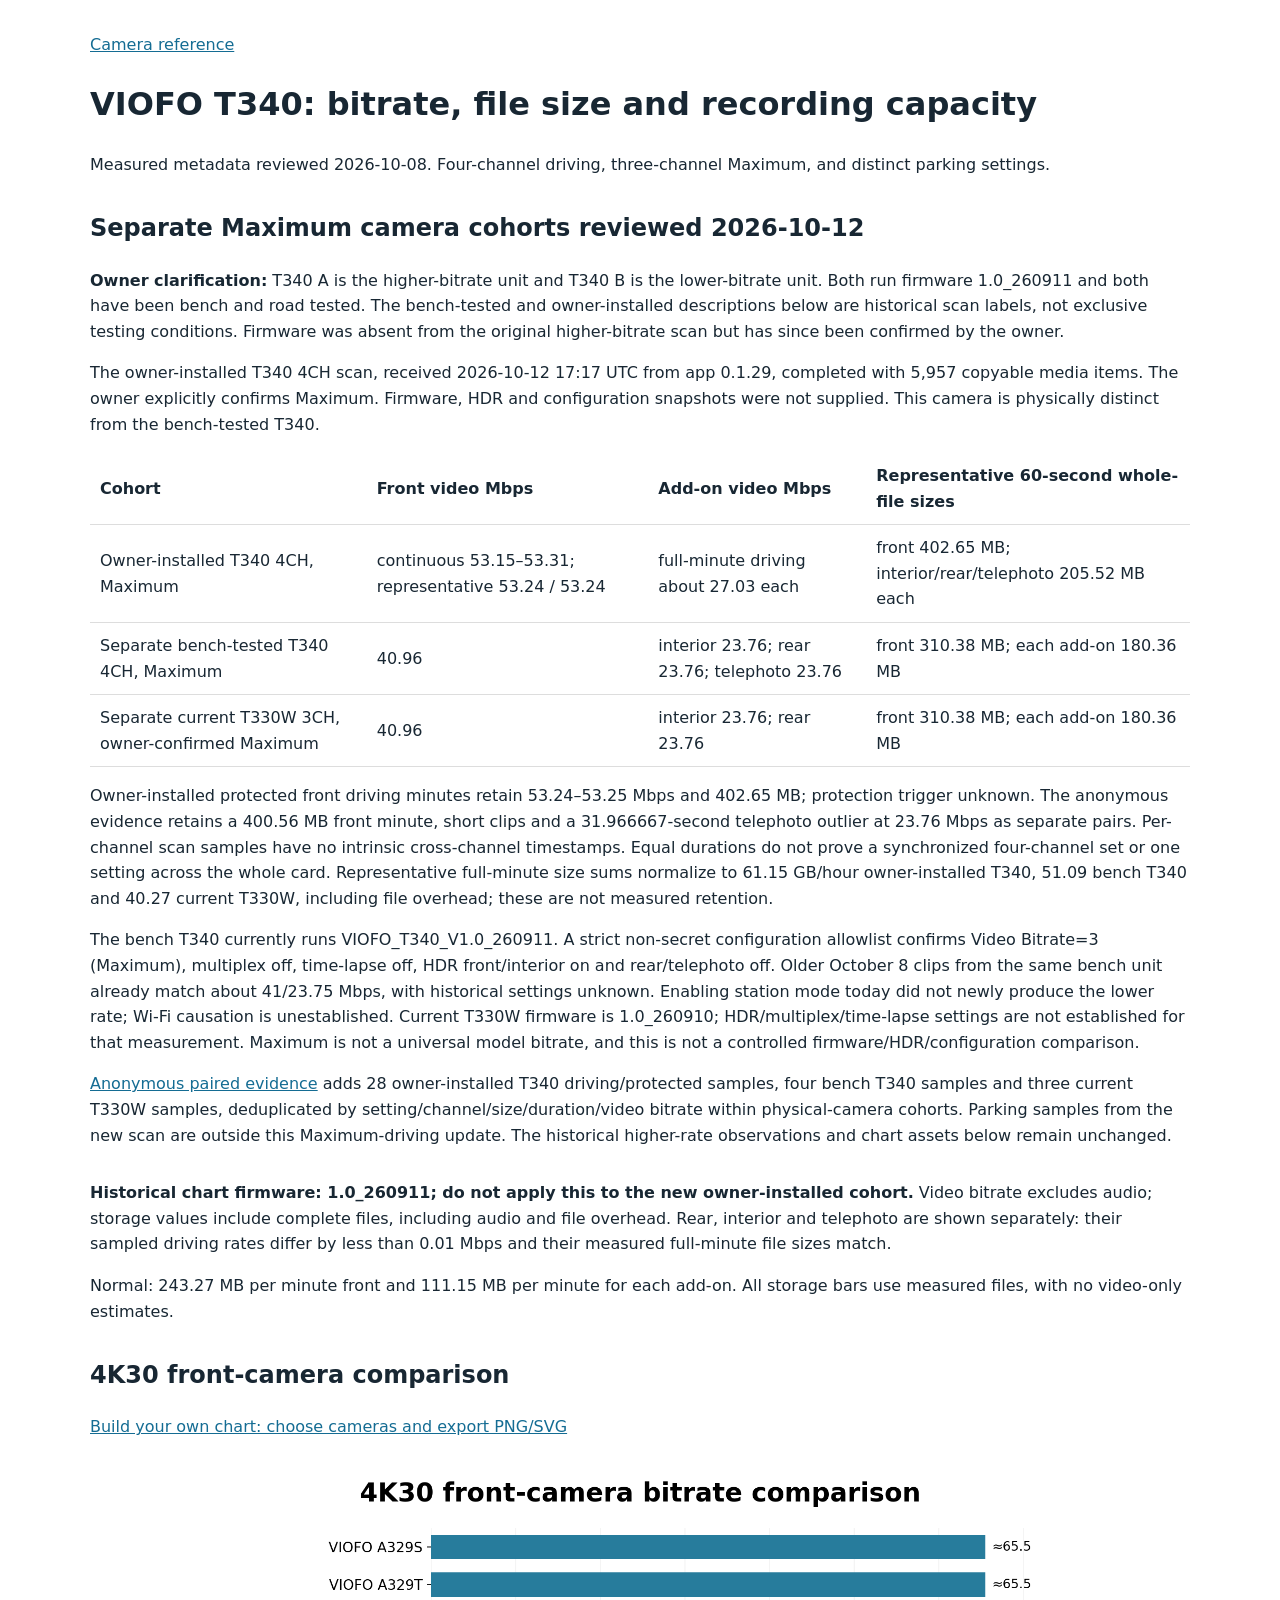
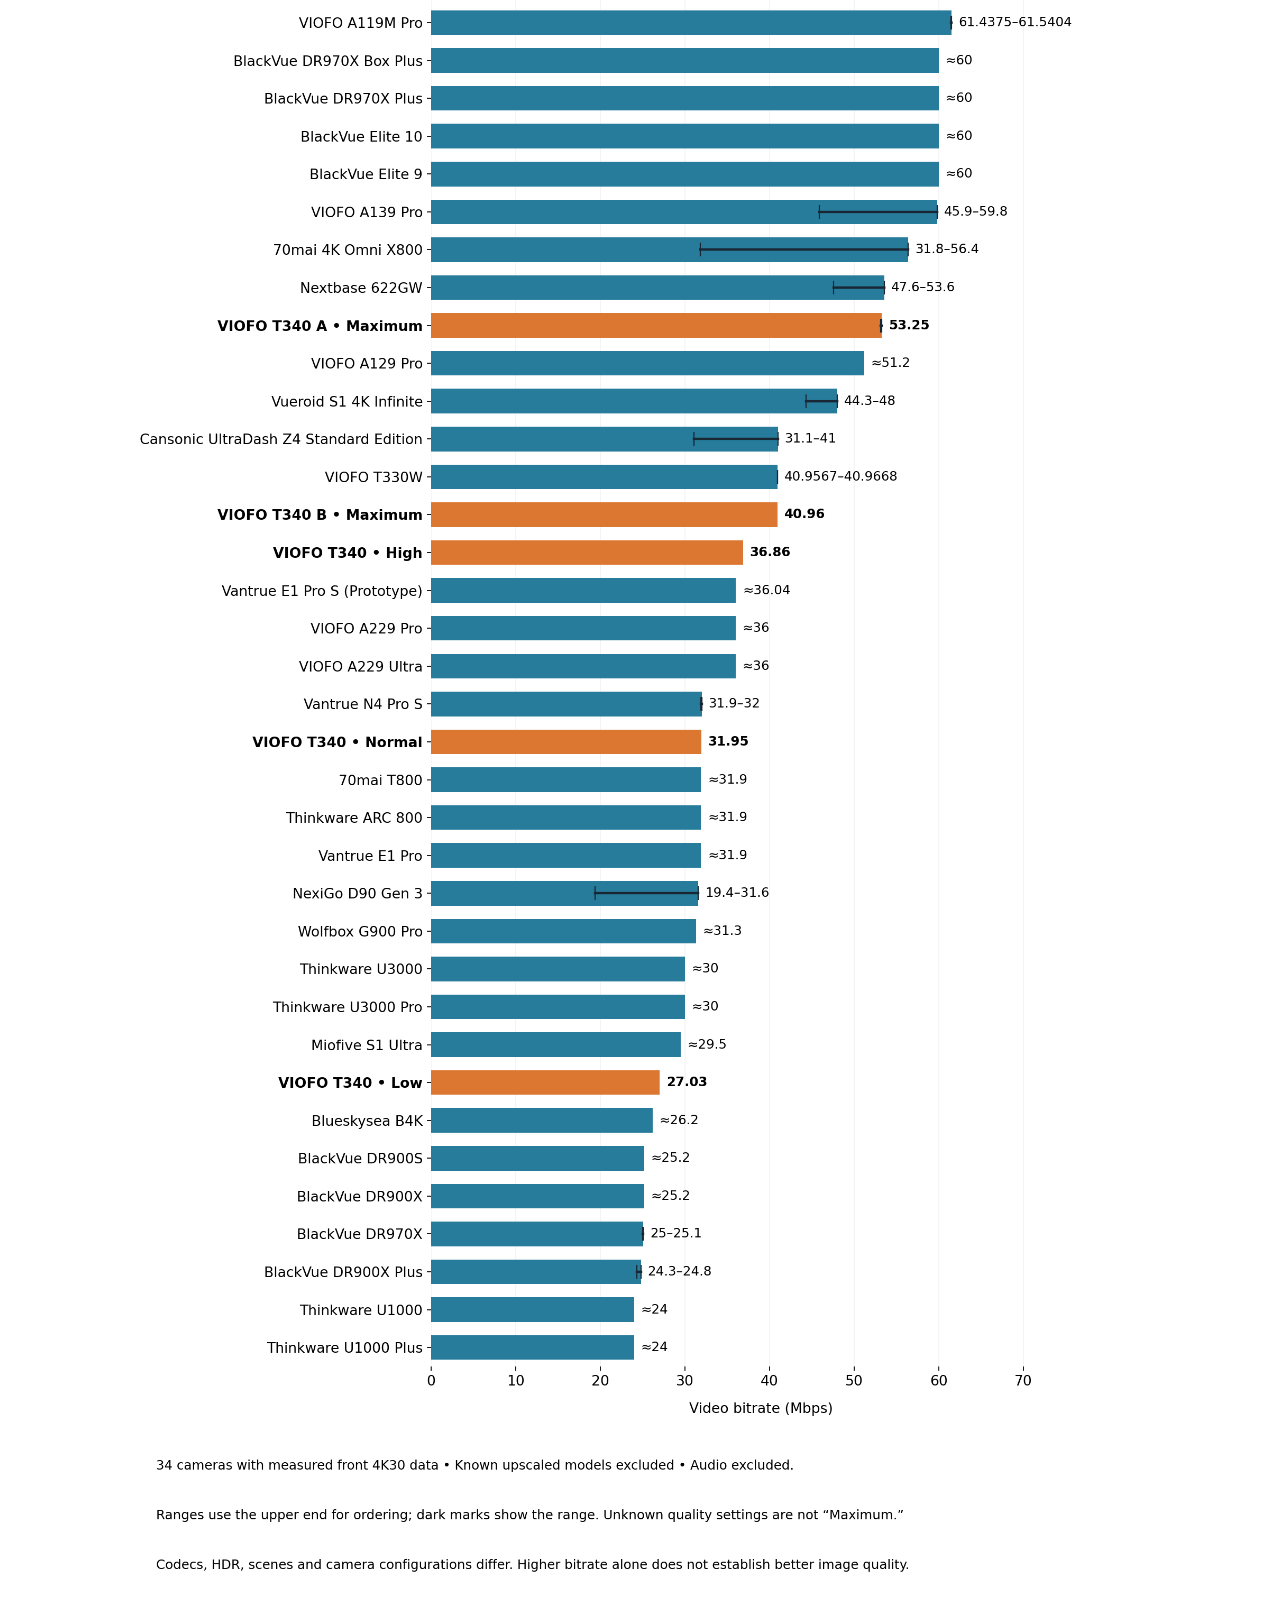
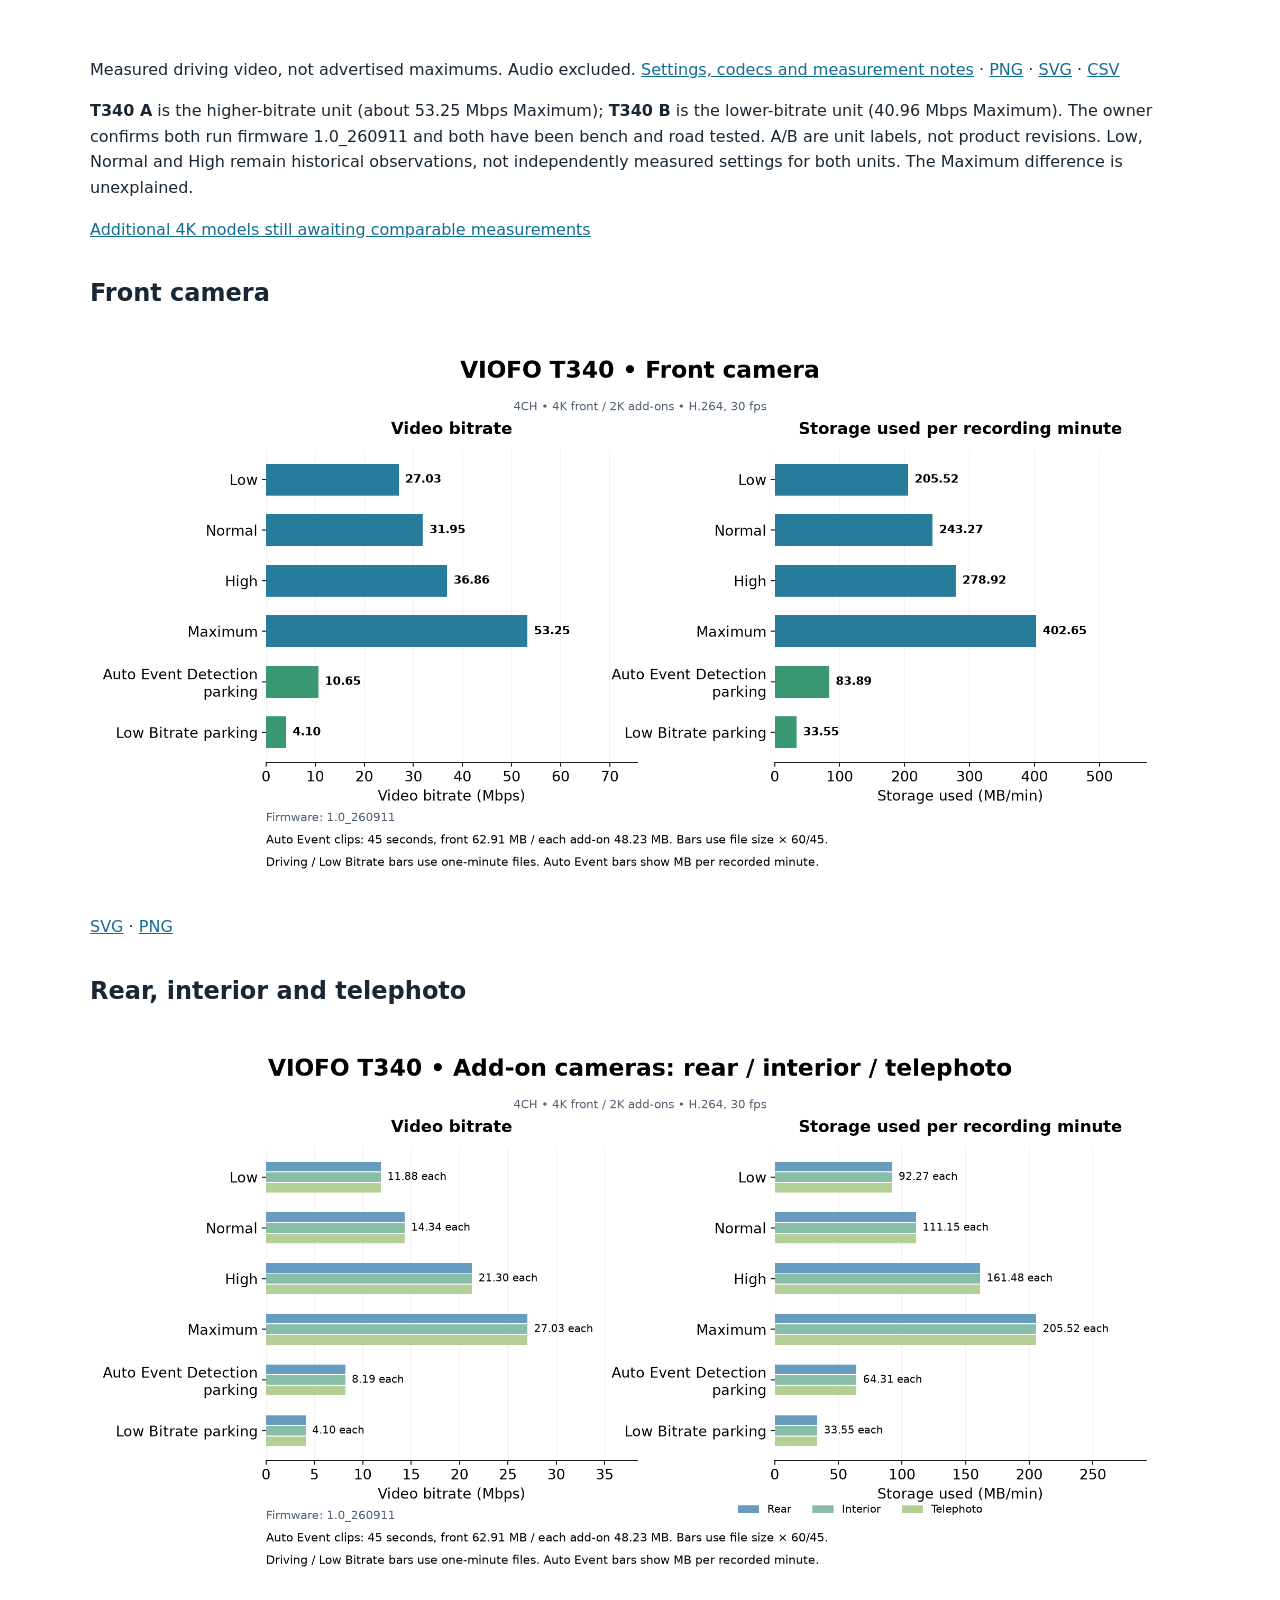
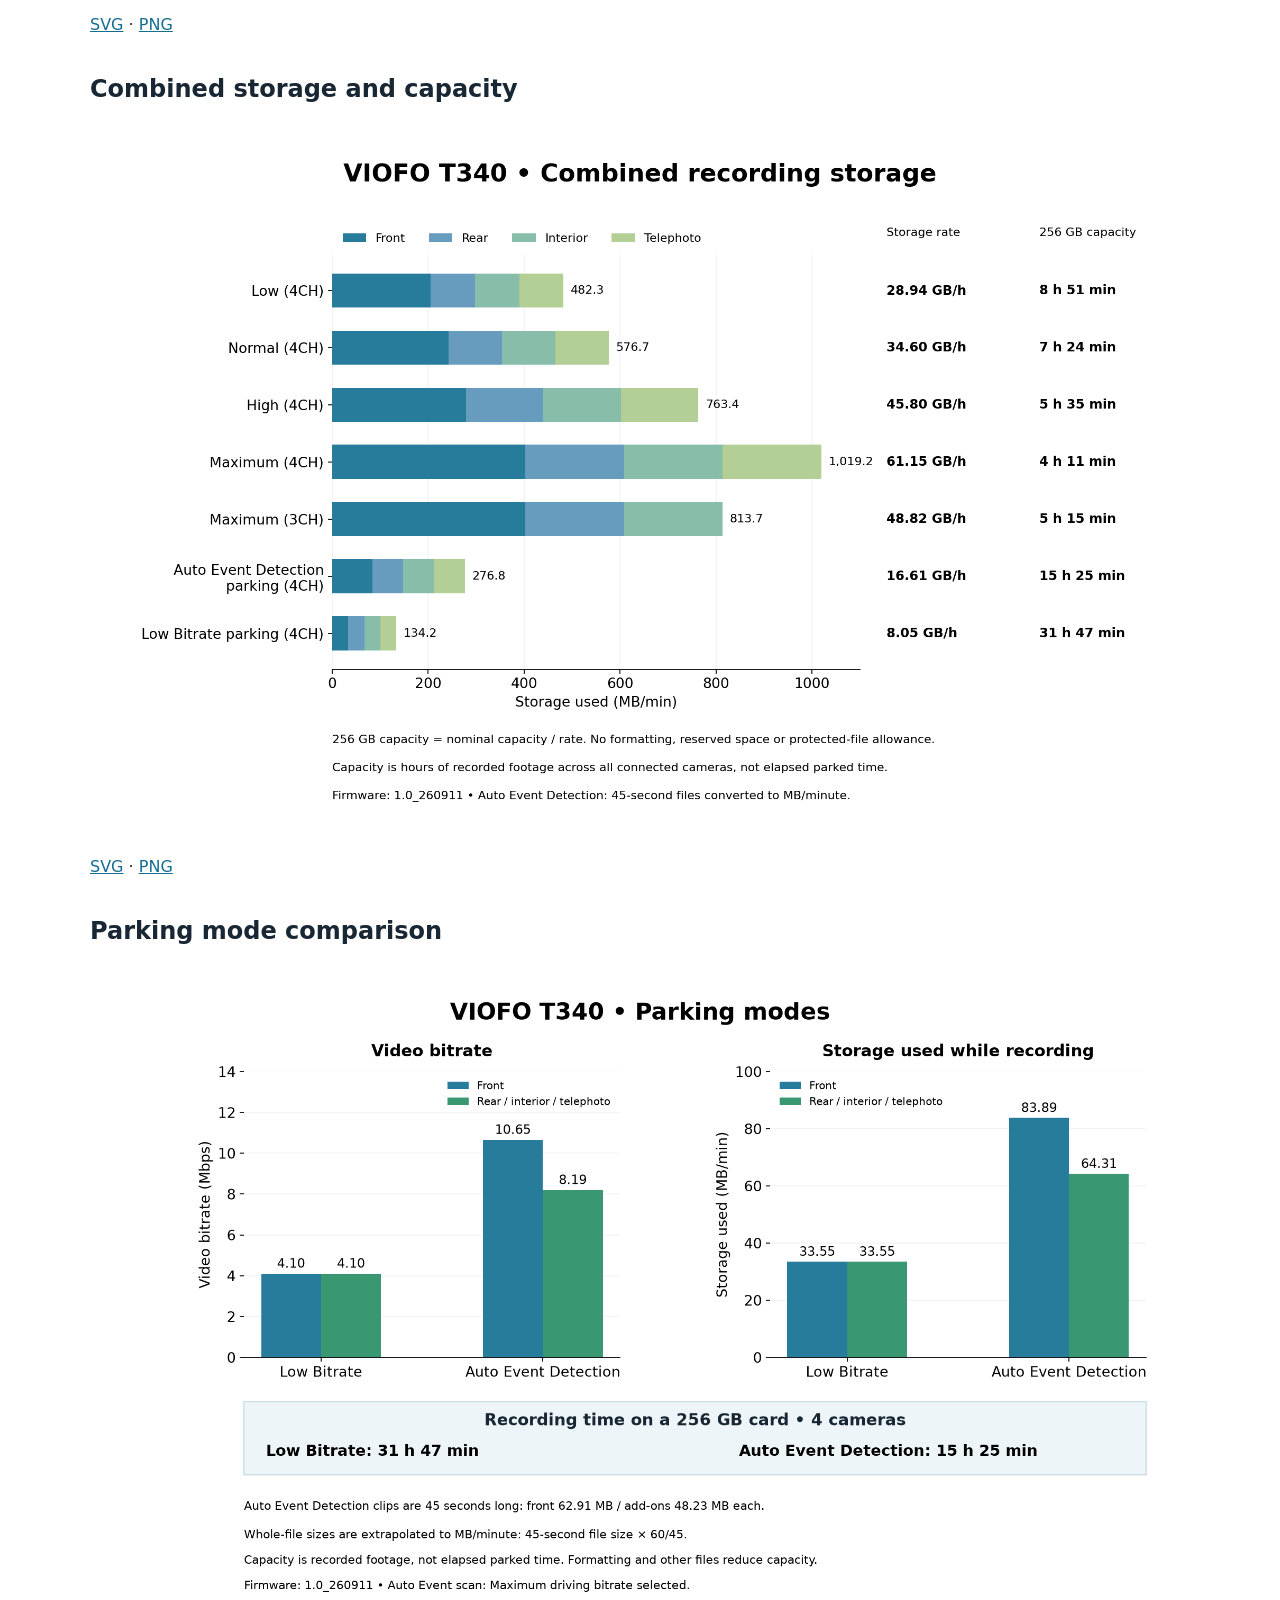
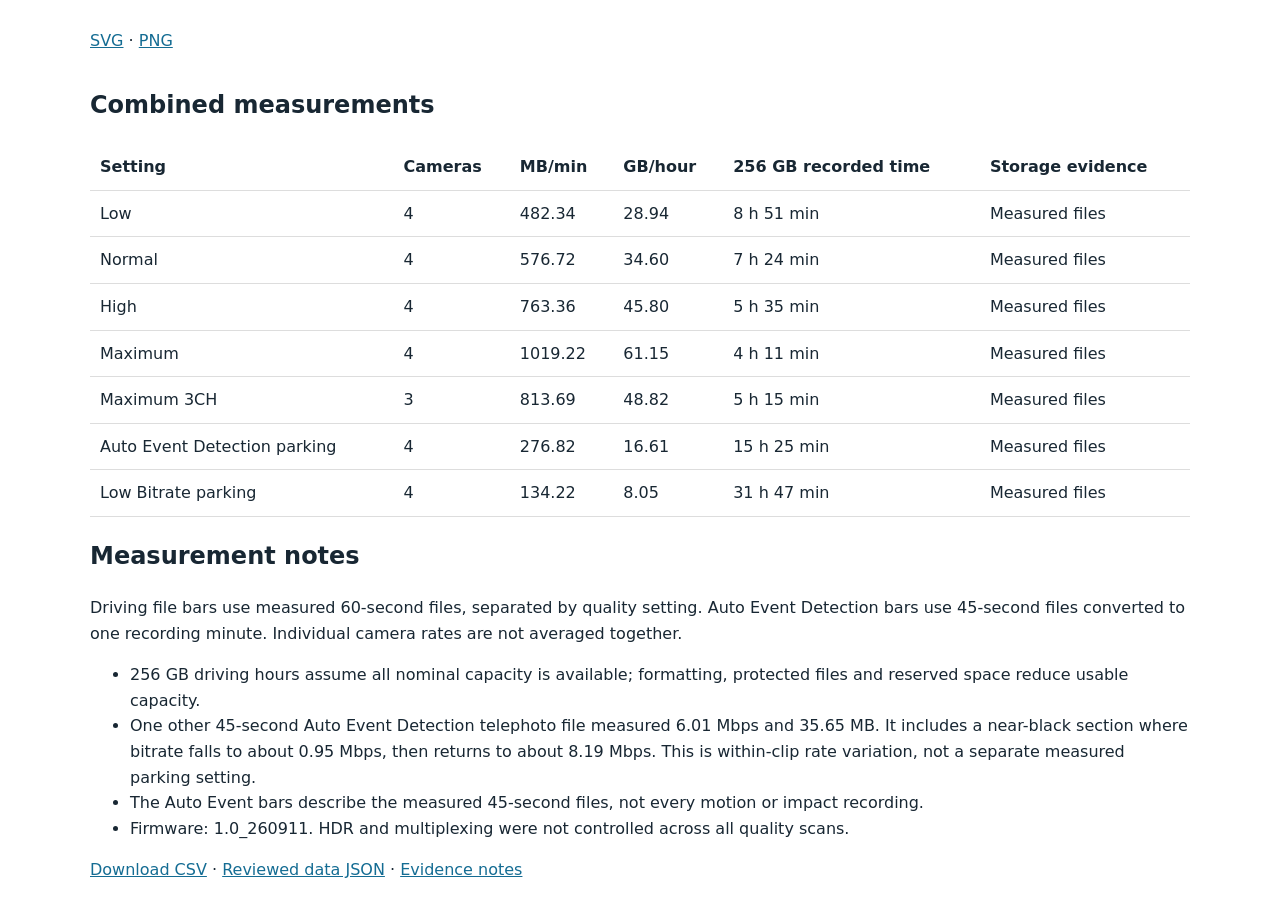
<file: docs/t340-comparison.html>
<!doctype html><html lang="en"><meta charset="utf-8"><meta name="viewport" content="width=device-width,initial-scale=1"><title>T340 bitrate and storage charts</title><style>body{font:16px system-ui;margin:32px auto;max-width:1100px;padding:0 18px;color:#182733;line-height:1.6}img{width:100%;height:auto}section{margin:32px 0}a{color:#146c93}table{border-collapse:collapse;width:100%}th,td{text-align:left;padding:10px;border-bottom:1px solid #ddd}.scroll{overflow:auto}</style><a href="./">Camera reference</a><h1>VIOFO T340: bitrate, file size and recording capacity</h1><p>Measured metadata reviewed 2026-10-08. Four-channel driving, three-channel Maximum, and distinct parking settings.</p><section id="maximum-camera-cohorts"><h2>Separate Maximum camera cohorts reviewed 2026-10-12</h2><p><strong>Owner clarification:</strong> T340 A is the higher-bitrate unit and T340 B is the lower-bitrate unit. Both run firmware 1.0_260911 and both have been bench and road tested. The bench-tested and owner-installed descriptions below are historical scan labels, not exclusive testing conditions. Firmware was absent from the original higher-bitrate scan but has since been confirmed by the owner.</p><p>The owner-installed T340 4CH scan, received 2026-10-12 17:17 UTC from app 0.1.29, completed with 5,957 copyable media items. The owner explicitly confirms Maximum. Firmware, HDR and configuration snapshots were not supplied. This camera is physically distinct from the bench-tested T340.</p><div class="scroll"><table><thead><tr><th>Cohort</th><th>Front video Mbps</th><th>Add-on video Mbps</th><th>Representative 60-second whole-file sizes</th></tr></thead><tbody><tr><td>Owner-installed T340 4CH, Maximum</td><td>continuous 53.15–53.31; representative 53.24 / 53.24</td><td>full-minute driving about 27.03 each</td><td>front 402.65 MB; interior/rear/telephoto 205.52 MB each</td></tr><tr><td>Separate bench-tested T340 4CH, Maximum</td><td>40.96</td><td>interior 23.76; rear 23.76; telephoto 23.76</td><td>front 310.38 MB; each add-on 180.36 MB</td></tr><tr><td>Separate current T330W 3CH, owner-confirmed Maximum</td><td>40.96</td><td>interior 23.76; rear 23.76</td><td>front 310.38 MB; each add-on 180.36 MB</td></tr></tbody></table></div><p>Owner-installed protected front driving minutes retain 53.24–53.25 Mbps and 402.65 MB; protection trigger unknown. The anonymous evidence retains a 400.56 MB front minute, short clips and a 31.966667-second telephoto outlier at 23.76 Mbps as separate pairs. Per-channel scan samples have no intrinsic cross-channel timestamps. Equal durations do not prove a synchronized four-channel set or one setting across the whole card. Representative full-minute size sums normalize to 61.15 GB/hour owner-installed T340, 51.09 bench T340 and 40.27 current T330W, including file overhead; these are not measured retention.</p><p>The bench T340 currently runs VIOFO_T340_V1.0_260911. A strict non-secret configuration allowlist confirms Video Bitrate=3 (Maximum), multiplex off, time-lapse off, HDR front/interior on and rear/telephoto off. Older October 8 clips from the same bench unit already match about 41/23.75 Mbps, with historical settings unknown. Enabling station mode today did not newly produce the lower rate; Wi-Fi causation is unestablished. Current T330W firmware is 1.0_260910; HDR/multiplex/time-lapse settings are not established for that measurement. Maximum is not a universal model bitrate, and this is not a controlled firmware/HDR/configuration comparison.</p><p><a href="data/storage-evidence.json">Anonymous paired evidence</a> adds 28 owner-installed T340 driving/protected samples, four bench T340 samples and three current T330W samples, deduplicated by setting/channel/size/duration/video bitrate within physical-camera cohorts. Parking samples from the new scan are outside this Maximum-driving update. The historical higher-rate observations and chart assets below remain unchanged.</p></section><p><strong>Historical chart firmware: 1.0_260911; do not apply this to the new owner-installed cohort.</strong> Video bitrate excludes audio; storage values include complete files, including audio and file overhead. Rear, interior and telephoto are shown separately: their sampled driving rates differ by less than 0.01 Mbps and their measured full-minute file sizes match.</p><p>Normal: 243.27 MB per minute front and 111.15 MB per minute for each add-on. All storage bars use measured files, with no video-only estimates.</p><section id="4k30-comparison"><h2>4K30 front-camera comparison</h2><p><a href="bitrate-charts.html">Build your own chart: choose cameras and export PNG/SVG</a></p><a href="assets/4k30/comparison.png?v=43c1bbe0b30e"><img src="assets/4k30/comparison.png?v=43c1bbe0b30e" alt="Descending measured 4K30 front-camera video bitrates, highlighting T340 configurations" loading="lazy"></a><p>Measured driving video, not advertised maximums. Audio excluded. <a href="4k30-comparison.html">Settings, codecs and measurement notes</a> · <a href="assets/4k30/comparison.png?v=43c1bbe0b30e">PNG</a> · <a href="assets/4k30/comparison.svg?v=82d0bee5957a">SVG</a> · <a href="assets/4k30/measurements.csv">CSV</a></p><p><strong>T340 A</strong> is the higher-bitrate unit (about 53.25 Mbps Maximum); <strong>T340 B</strong> is the lower-bitrate unit (40.96 Mbps Maximum). The owner confirms both run firmware 1.0_260911 and both have been bench and road tested. A/B are unit labels, not product revisions. Low, Normal and High remain historical observations, not independently measured settings for both units. The Maximum difference is unexplained.</p><p><a href="4k30-comparison.html#unranked">Additional 4K models still awaiting comparable measurements</a></p></section><section><h2>Front camera</h2><a href="assets/t340/front.png?v=edba6a71b5e5"><img src="assets/t340/front.png?v=edba6a71b5e5" alt="Front camera" loading="lazy"></a><p><a href="assets/t340/front.svg?v=cd92aa0b84d6">SVG</a> · <a href="assets/t340/front.png?v=edba6a71b5e5">PNG</a></p></section><section><h2>Rear, interior and telephoto</h2><a href="assets/t340/add-ons.png?v=461bec3e560b"><img src="assets/t340/add-ons.png?v=461bec3e560b" alt="Rear, interior and telephoto" loading="lazy"></a><p><a href="assets/t340/add-ons.svg?v=217b8ad87871">SVG</a> · <a href="assets/t340/add-ons.png?v=461bec3e560b">PNG</a></p></section><section><h2>Combined storage and capacity</h2><a href="assets/t340/combined.png?v=dae89b8ae38c"><img src="assets/t340/combined.png?v=dae89b8ae38c" alt="Combined storage and capacity" loading="lazy"></a><p><a href="assets/t340/combined.svg?v=18a1e386608e">SVG</a> · <a href="assets/t340/combined.png?v=dae89b8ae38c">PNG</a></p></section><section><h2>Parking mode comparison</h2><a href="assets/t340/parking.png?v=b995ac310147"><img src="assets/t340/parking.png?v=b995ac310147" alt="Parking mode comparison" loading="lazy"></a><p><a href="assets/t340/parking.svg?v=ac702981a1b0">SVG</a> · <a href="assets/t340/parking.png?v=b995ac310147">PNG</a></p></section><h2>Combined measurements</h2><div class="scroll"><table><tr><th>Setting</th><th>Cameras</th><th>MB/min</th><th>GB/hour</th><th>256 GB recorded time</th><th>Storage evidence</th></tr><tr><td>Low</td><td>4</td><td>482.34</td><td>28.94</td><td>8 h 51 min</td><td>Measured files</td></tr><tr><td>Normal</td><td>4</td><td>576.72</td><td>34.60</td><td>7 h 24 min</td><td>Measured files</td></tr><tr><td>High</td><td>4</td><td>763.36</td><td>45.80</td><td>5 h 35 min</td><td>Measured files</td></tr><tr><td>Maximum</td><td>4</td><td>1019.22</td><td>61.15</td><td>4 h 11 min</td><td>Measured files</td></tr><tr><td>Maximum 3CH</td><td>3</td><td>813.69</td><td>48.82</td><td>5 h 15 min</td><td>Measured files</td></tr><tr><td>Auto Event Detection parking</td><td>4</td><td>276.82</td><td>16.61</td><td>15 h 25 min</td><td>Measured files</td></tr><tr><td>Low Bitrate parking</td><td>4</td><td>134.22</td><td>8.05</td><td>31 h 47 min</td><td>Measured files</td></tr></table></div><h2>Measurement notes</h2><p>Driving file bars use measured 60-second files, separated by quality setting. Auto Event Detection bars use 45-second files converted to one recording minute. Individual camera rates are not averaged together.</p><ul><li>256 GB driving hours assume all nominal capacity is available; formatting, protected files and reserved space reduce usable capacity.</li><li>One other 45-second Auto Event Detection telephoto file measured 6.01 Mbps and 35.65 MB. It includes a near-black section where bitrate falls to about 0.95 Mbps, then returns to about 8.19 Mbps. This is within-clip rate variation, not a separate measured parking setting.</li><li>The Auto Event bars describe the measured 45-second files, not every motion or impact recording.</li><li>Firmware: 1.0_260911. HDR and multiplexing were not controlled across all quality scans.</li></ul><p><a href="assets/t340/measurements.csv">Download CSV</a> · <a href="data/t340-quality-comparison.json">Reviewed data JSON</a> · <a href="https://github.com/vortexopenclaw/dashcam-offloader/blob/main/docs/card-profiles/viofo-t340.md">Evidence notes</a></p></html>
</file>
<file: docs/assets/styles.css>
:root {
  color-scheme: dark;
  --bg: #081018;
  --panel: #0e1924;
  --panel-2: #132230;
  --line: #243848;
  --text: #edf5fa;
  --muted: #9fb0bd;
  --accent: #50c9ff;
  --green: #58d68d;
  --amber: #ffbf5a;
  --radius: 14px;
  font-family: Inter, ui-sans-serif, system-ui, -apple-system, BlinkMacSystemFont, "Segoe UI", sans-serif;
}

* { box-sizing: border-box; }
html { scroll-behavior: smooth; }
body { margin: 0; background: radial-gradient(circle at 75% 0%, #15334a 0, var(--bg) 34rem); color: var(--text); }
a { color: var(--accent); text-decoration: none; }
a:hover { text-decoration: underline; }
button, input, select { font: inherit; }

.site-header {
  min-height: 70px; padding: 12px clamp(18px, 4vw, 54px); display: flex; align-items: center;
  justify-content: space-between; gap: 24px; border-bottom: 1px solid var(--line); background: rgba(8,16,24,.88);
  position: sticky; top: 0; z-index: 10; backdrop-filter: blur(14px);
}
.brand { display: flex; align-items: center; gap: 12px; color: var(--text); }
.brand:hover { text-decoration: none; }
.brand-mark { width: 38px; height: 38px; display: grid; place-items: center; border-radius: 10px; background: var(--accent); color: #04121d; font-weight: 900; }
.brand strong, .brand small { display: block; }
.brand small { margin-top: 2px; color: var(--muted); font-size: 12px; }
nav { display: flex; gap: 20px; }

main { width: min(1500px, 100%); margin: auto; padding: 0 clamp(16px, 3vw, 42px) 54px; }
.hero { min-height: 280px; display: grid; grid-template-columns: 1fr auto; align-items: center; gap: 40px; }
.eyebrow { color: var(--accent); font-size: 12px; letter-spacing: .14em; font-weight: 800; }
h1 { margin: 8px 0 12px; max-width: 820px; font-size: clamp(38px, 5vw, 68px); line-height: 1.02; letter-spacing: -.04em; }
.hero-copy { color: var(--muted); max-width: 780px; font-size: 18px; line-height: 1.6; }
.stats { display: grid; grid-template-columns: repeat(3, minmax(110px, 1fr)); gap: 12px; margin: 0; }
.stats div { padding: 18px; border: 1px solid var(--line); border-radius: var(--radius); background: rgba(14,25,36,.75); }
.stats dt { font-size: 28px; font-weight: 800; }
.stats dd { margin: 4px 0 0; color: var(--muted); font-size: 12px; }

.methodology { margin: 0 0 32px; padding: clamp(22px, 3vw, 36px); border: 1px solid var(--line); border-radius: 18px; background: rgba(14,25,36,.82); }
.methodology-grid { display: grid; grid-template-columns: repeat(3, minmax(0, 1fr)); gap: 10px; margin-top: 22px; }
.method-card { padding: 16px; border: 1px solid var(--line); border-radius: 11px; background: #0a1620; }
.method-card h3 { margin: 0; color: #d7f2ff; font-size: 15px; }
.method-card p, .methodology-note { margin: 8px 0 0; color: var(--muted); font-size: 13px; line-height: 1.5; }
.method-card.method-warning { grid-column: span 2; border-color: #786033; background: rgba(70,50,15,.2); }
.method-card.method-warning h3 { color: var(--amber); }
.methodology-note { max-width: 780px; }

.quality-explorer { margin: 0 0 32px; padding: clamp(22px, 3vw, 36px); border: 1px solid var(--line); border-radius: 18px; background: linear-gradient(135deg, rgba(19,34,48,.96), rgba(10,22,32,.96)); }
.explorer-heading h2 { margin: 6px 0 8px; font-size: clamp(28px, 4vw, 42px); letter-spacing: -.035em; }
.explorer-heading p:not(.eyebrow) { max-width: 780px; margin: 0; color: var(--muted); line-height: 1.55; }
.quality-controls { display: grid; grid-template-columns: repeat(4, minmax(0, 1fr)); gap: 12px; margin-top: 22px; }
.quality-controls label:nth-child(n + 5) { padding-top: 12px; border-top: 1px solid var(--line); }
.quality-controls label { color: var(--muted); font-size: 12px; font-weight: 700; }
.quality-controls select { margin-top: 6px; }
.quality-legend, .quality-result { display: grid; grid-template-columns: minmax(210px, 1.4fr) minmax(110px, .6fr) minmax(160px, .85fr) minmax(180px, 1.15fr); gap: 16px; align-items: center; }
.quality-legend { padding: 10px 14px; color: var(--muted); font-size: 11px; font-weight: 800; letter-spacing: .04em; text-transform: uppercase; }
.quality-results { display: grid; gap: 8px; }
.quality-result { width: 100%; padding: 14px; border: 1px solid var(--line); border-radius: 11px; color: var(--text); text-align: left; cursor: pointer; background: rgba(8,19,28,.66); }
.quality-result:hover { border-color: var(--accent); background: #132b3c; }
.quality-camera strong, .quality-camera small, .quality-spec small { display: block; }
.quality-rank { float: right; margin-left: 8px; color: var(--accent); font-size: 12px; font-variant-numeric: tabular-nums; font-weight: 800; }
.quality-camera small, .quality-spec small, .quality-companions { margin-top: 4px; color: var(--muted); font-size: 12px; line-height: 1.35; }
.quality-companions strong, .quality-companions small, .quality-setting { display: block; }
.quality-companions strong { color: #d7f2ff; font-size: 12px; }
.quality-setting { margin-top: 7px; color: var(--amber); }
.quality-spec { color: #d7f2ff; font-weight: 800; }
.bitrate-bar { position: relative; min-height: 29px; display: flex; align-items: center; padding: 0 8px; overflow: hidden; border-radius: 7px; background: #09141d; }
.bitrate-bar i { position: absolute; inset: 0 auto 0 0; background: linear-gradient(90deg, #187ea7, var(--accent)); opacity: .55; }
.bitrate-bar strong { position: relative; font-size: 12px; }
.quality-note, .quality-empty { margin: 16px 0 0; color: var(--muted); font-size: 12px; line-height: 1.5; }
.quality-empty { padding: 20px; border: 1px dashed var(--line); border-radius: 10px; }

.bitrate-chart { display: grid; gap: 10px; }
.bitrate-chart-row { width: 100%; display: grid; grid-template-columns: minmax(190px, .9fr) minmax(220px, 1.25fr) minmax(150px, .7fr); gap: 14px; align-items: center; padding: 12px; border: 1px solid var(--line); border-radius: 10px; color: var(--text); text-align: left; cursor: pointer; background: #0a1620; }
.bitrate-chart-row:hover { border-color: var(--accent); background: #132b3c; }
.chart-label strong, .chart-label small, .chart-configuration { display: block; }
.chart-label small, .chart-configuration { margin-top: 4px; color: var(--muted); font-size: 12px; line-height: 1.35; }
.chart-track { position: relative; min-height: 34px; display: flex; align-items: center; padding: 0 10px; overflow: hidden; border-radius: 7px; background: #09141d; }
.chart-track i { position: absolute; inset: 0 auto 0 0; background: linear-gradient(90deg, #187ea7, var(--accent)); opacity: .65; }
.chart-track strong { position: relative; font-size: 13px; }

.browser { min-height: 720px; display: grid; grid-template-columns: minmax(260px, 330px) minmax(0, 1fr); overflow: hidden; border: 1px solid var(--line); border-radius: 18px; background: var(--panel); box-shadow: 0 28px 80px rgba(0,0,0,.28); }
.catalog-panel { min-height: 0; padding: 20px 14px 0; border-right: 1px solid var(--line); display: flex; flex-direction: column; }
.search-label { font-size: 13px; font-weight: 700; margin: 0 4px 7px; }
input, select { width: 100%; color: var(--text); background: #09141d; border: 1px solid var(--line); border-radius: 9px; padding: 10px 11px; }
input:focus, select:focus { outline: 2px solid var(--accent); outline-offset: 1px; }
.filters { display: grid; grid-template-columns: 1fr 1fr; gap: 8px; margin-top: 10px; }
.filters label { color: var(--muted); font-size: 11px; }
.filters select { margin-top: 5px; font-size: 12px; }
.result-count { margin: 13px 5px 8px; color: var(--muted); font-size: 12px; }
.camera-list { min-height: 0; overflow: auto; padding: 0 2px 18px; }
.camera-button { width: 100%; text-align: left; color: var(--text); border: 0; border-radius: 10px; background: transparent; padding: 11px 10px; cursor: pointer; }
.camera-button:hover { background: var(--panel-2); }
.camera-button.active { background: #18354a; box-shadow: inset 3px 0 var(--accent); }
.camera-button strong, .camera-button small { display: block; }
.camera-button small { color: var(--muted); margin-top: 3px; }
.camera-button .mini-badge { display: inline-block; margin-top: 6px; color: var(--green); font-size: 10px; font-weight: 700; }

.camera-detail { min-width: 0; padding: clamp(24px, 4vw, 48px); overflow: auto; scroll-margin-top: 110px; }
.detail-kicker { color: var(--accent); font-size: 12px; font-weight: 800; letter-spacing: .12em; }
.detail-title { margin: 7px 0 12px; font-size: clamp(32px, 4vw, 52px); letter-spacing: -.035em; }
.badges, .coverage { display: flex; flex-wrap: wrap; gap: 8px; }
.badge { display: inline-flex; align-items: center; gap: 6px; border-radius: 999px; padding: 6px 10px; background: #172b3a; color: var(--muted); font-size: 12px; font-weight: 700; }
.badge.evidence { color: var(--accent); background: rgba(80,201,255,.12); }
.coverage { margin-top: 14px; }
.coverage span { color: var(--muted); font-size: 12px; }
.coverage .yes { color: var(--green); }
.callout { margin-top: 18px; padding: 13px 15px; border-left: 3px solid var(--accent); border-radius: 7px; background: rgba(80,201,255,.07); color: #cfe5f1; line-height: 1.5; }
.section { margin-top: 28px; }
.section h2 { margin: 0 0 12px; font-size: 19px; }
.section-intro { color: var(--muted); }
.cards { display: grid; gap: 10px; }
.card { padding: 14px; border: 1px solid var(--line); border-radius: 11px; background: var(--panel-2); }
.card-head { display: flex; justify-content: space-between; gap: 12px; align-items: baseline; }
.card-head strong { overflow-wrap: anywhere; }
.mode { color: var(--accent); font-size: 12px; font-weight: 700; }
.meta { margin-top: 5px; color: var(--muted); font-size: 12px; line-height: 1.5; }
code { color: #d6f2ff; font-family: ui-monospace, SFMono-Regular, Menlo, monospace; overflow-wrap: anywhere; }
.pattern { display: block; padding: 12px; border-radius: 8px; background: #08131c; white-space: pre-wrap; }
.token-grid, .fact-grid { display: grid; grid-template-columns: minmax(140px, 210px) minmax(0, 1fr); gap: 8px 16px; margin-top: 10px; }
.token-grid dt, .fact-grid dt { color: var(--muted); font-size: 12px; }
.token-grid dd, .fact-grid dd { margin: 0; overflow-wrap: anywhere; }
.sample-grid { display: grid; grid-template-columns: repeat(auto-fit, minmax(245px, 1fr)); gap: 10px; }
.source-list { display: grid; gap: 8px; }
.source-list a { padding: 10px 12px; border: 1px solid var(--line); border-radius: 9px; background: var(--panel-2); overflow-wrap: anywhere; }
.empty-state { margin: 18vh auto; max-width: 500px; text-align: center; color: var(--muted); }
.empty-state h2 { color: var(--text); }
.video-specs h3 { margin: 24px 0 12px; font-size: 17px; }
.video-spec-group { margin: 16px 0; }
.video-spec-group h4 { margin: 0 0 8px; color: var(--text); font-size: 14px; }
.video-specs .section-intro { font-size: 13px; line-height: 1.5; }
.video-spec-table { width: 100%; border-collapse: collapse; font-size: 14px; font-variant-numeric: tabular-nums; }
.video-spec-table th, .video-spec-table td { text-align: left; padding: 10px 8px; border-bottom: 1px solid var(--line); }
.video-spec-table thead th { color: var(--muted); font-size: 12px; font-weight: 500; }
.video-spec-table tbody th { font-weight: 600; }
.video-spec-table small { display: block; color: var(--muted); font-size: 11px; font-weight: 400; margin-top: 3px; }
.technical-details { margin-top: 28px; border-top: 1px solid var(--line); border-bottom: 1px solid var(--line); }
.technical-details > summary { padding: 16px 0; min-height: 44px; cursor: pointer; color: var(--accent); font-weight: 600; }
.technical-details > summary:focus-visible { outline: 2px solid var(--accent); outline-offset: 2px; }
@media (max-width: 600px) {
  .video-spec-table thead { position: absolute; width: 1px; height: 1px; overflow: hidden; clip-path: inset(50%); }
  .video-spec-table, .video-spec-table tbody { display: block; }
  .video-spec-table tr { display: grid; grid-template-columns: 1.35fr .65fr 1fr; padding: 10px 0; border-bottom: 1px solid var(--line); gap: 8px; }
  .video-spec-table th, .video-spec-table td { padding: 0; border: 0; }
  .video-spec-table tbody th { grid-column: 1 / -1; }
  .video-spec-table small { display: inline; margin-left: 8px; }
  .video-spec-table td { font-size: 12px; white-space: nowrap; }
  .video-spec-table td::before { display: block; color: var(--muted); font-size: 11px; margin-bottom: 4px; }
  .video-spec-table td:nth-child(2)::before { content: "Resolution"; }
  .video-spec-table td:nth-child(3)::before { content: "FPS"; }
  .video-spec-table td:nth-child(4)::before { content: "Mbps"; }
  .parking-power-summary .video-spec-table tr { grid-template-columns: 1fr 1fr; }
  .parking-power-summary .video-spec-table td:nth-child(2)::before { content: "Current"; }
  .parking-power-summary .video-spec-table td:nth-child(3)::before { content: "Derived power"; }
}

footer { padding: 26px; color: var(--muted); text-align: center; font-size: 12px; }

@media (max-width: 900px) {
  .hero { grid-template-columns: 1fr; padding: 45px 0; }
  .stats { width: 100%; }
  .browser { grid-template-columns: 1fr; }
  .catalog-panel { max-height: 430px; border-right: 0; border-bottom: 1px solid var(--line); }
  nav a:not(:first-child) { display: none; }
  .quality-legend { display: none; }
  .quality-controls { grid-template-columns: repeat(2, minmax(0, 1fr)); }
  .quality-controls label:nth-child(n + 3) { padding-top: 12px; border-top: 1px solid var(--line); }
  .quality-result { grid-template-columns: 1fr 1fr; }
  .quality-companions { grid-column: 1 / -1; }
  .bitrate-chart-row { grid-template-columns: 1fr 1fr; }
  .chart-configuration { grid-column: 1 / -1; }
  .methodology-grid { grid-template-columns: 1fr 1fr; }
}

@media (max-width: 520px) {
  .stats { grid-template-columns: 1fr; }
  .filters { grid-template-columns: 1fr; }
  .quality-controls, .quality-result { grid-template-columns: 1fr; }
  .quality-controls label:nth-child(n + 2) { padding-top: 12px; border-top: 1px solid var(--line); }
  .quality-companions { grid-column: auto; }
  .bitrate-chart-row { grid-template-columns: 1fr; }
  .chart-configuration { grid-column: auto; }
  .methodology-grid { grid-template-columns: 1fr; }
  .method-card.method-warning { grid-column: auto; }
  .token-grid, .fact-grid { grid-template-columns: 1fr; }
  .camera-detail { padding: 22px 16px; }
}
</file>
<file: docs/assets/parking-charts.css>
.charts-page main{max-width:1400px;margin:0 auto;padding:2rem clamp(12px,3vw,40px)}
.charts-intro{padding:1rem 0 1.7rem;max-width:820px}.charts-intro h1{font-size:clamp(2rem,4.5vw,3.4rem);line-height:1.1;letter-spacing:-.035em;margin:.6rem 0 1rem;text-wrap:balance}.charts-intro p{line-height:1.65}.charts-eyebrow{font-size:.8rem;text-transform:uppercase;letter-spacing:.12em;color:#b9c9df}
.charts-panel{background:#141e2e;border:1px solid #334155;border-radius:16px;padding:clamp(14px,2.2vw,28px);margin-bottom:24px;min-width:0}.charts-panel h2{font-size:1.25rem;margin:0 0 18px}.chart-settings-grid{display:grid;grid-template-columns:minmax(0,2fr) minmax(0,1fr) minmax(0,1.25fr);gap:16px}.chart-title-setting{grid-column:1/-1}.charts-page label{display:flex;flex-direction:column;gap:8px;font-size:.92rem;font-weight:600;min-width:0}.charts-page input:not([type=checkbox]),.charts-page select{width:100%;min-width:0;max-width:100%;min-height:44px;background:#0c1422;color:#f1f5f9;border:1px solid #52647c;border-radius:8px;padding:10px 12px;font:inherit}.charts-page button{min-height:44px;border:1px solid #61748d;border-radius:8px;padding:10px 16px;background:#23344c;color:#f8fafc;font:inherit;font-weight:600;cursor:pointer;white-space:normal}.charts-page button:hover{background:#304765}.charts-page button:active{transform:scale(.96)}.charts-page button:disabled{opacity:.45;cursor:not-allowed}.charts-page input::placeholder{color:#aebed2;opacity:1}.charts-page :focus-visible{outline:3px solid #78b9ff;outline-offset:3px}.charts-actions{display:flex;flex-wrap:wrap;gap:10px;margin-top:18px}.charts-muted{color:#becadd;font-size:.9rem;line-height:1.65}.chart-output-heading{display:flex;gap:12px;align-items:baseline;justify-content:space-between;flex-wrap:wrap}.chart-output-heading span{color:#c5d3e6;font-size:.9rem}.chart-output-heading h2{margin-bottom:8px}#chart-notice{color:#ffd99b;line-height:1.6}#chart-notice:empty{display:none}#chart-action-status{overflow-wrap:anywhere;color:#d6e9ff}#chart-canvas{max-width:100%;overflow:auto;background:#fff;border-radius:8px;margin-top:14px}#chart-canvas svg{display:block;max-width:none;width:100%;min-width:1100px;height:auto}.chart-scroll-hint{margin-bottom:0}.chart-picker-filters{display:grid;grid-template-columns:minmax(0,2fr) minmax(0,1fr) auto;gap:16px;margin:20px 0}.charts-page .chart-check{display:flex;flex-direction:row;align-items:center;gap:10px}.charts-page input[type=checkbox]{width:20px;height:20px;flex-shrink:0;accent-color:#f39a35}.chart-model{border-top:1px solid #3a4a61}.chart-model>summary{cursor:pointer;min-height:52px;padding:16px 6px;font-weight:700;line-height:1.5;overflow-wrap:anywhere}.chart-model>summary::marker{color:#8ab8ef}.chart-model-count{color:#b8c9df;font-size:.8rem;font-weight:400;margin-left:10px}.chart-pick-row{display:grid;grid-template-columns:24px minmax(0,1fr);gap:12px;border-top:1px solid #28394d;padding:16px 8px}.chart-pick-row:has(input:checked){background:#1c3045}.chart-pick-row input{margin-top:3px}.chart-pick-row strong,.chart-pick-row small{display:block;line-height:1.65}.chart-pick-row small{color:#c5d0e1;font-weight:400;overflow-wrap:anywhere}.chart-pick-row .chart-metric-reading{color:#f8d19a;font-variant-numeric:tabular-nums}.chart-pick-row a{display:inline-block;margin-top:7px}.charts-methods p{line-height:1.7;max-width:85ch}.charts-page{font-variant-numeric:tabular-nums;-webkit-font-smoothing:antialiased}.charts-page .site-header{flex-wrap:wrap;gap:15px}.charts-page .brand{min-width:0}.charts-page .brand strong{overflow-wrap:anywhere}#chart-switch-watts[hidden]{display:none}
@media(max-width:760px){.chart-settings-grid,.chart-picker-filters{grid-template-columns:minmax(0,1fr)}.chart-title-setting{grid-column:auto}.charts-actions button{flex:1 1 180px}.charts-page .site-header{padding:16px}.charts-page .brand strong{font-size:1rem}.charts-page .brand small{font-size:.75rem}.chart-model-count{display:block;margin-left:0}.charts-panel{border-radius:12px}.chart-output-heading{gap:4px}.chart-pick-row{padding-left:0;padding-right:0}}
.charts-page select {
  -webkit-appearance: none;
  appearance: none;
  padding-right: 44px;
  background-image: url("data:image/svg+xml,%3Csvg xmlns='http://www.w3.org/2000/svg' width='16' height='16' viewBox='0 0 16 16'%3E%3Cpath d='m4 6 4 4 4-4' fill='none' stroke='%23f1f5f9' stroke-width='1.8' stroke-linecap='round' stroke-linejoin='round'/%3E%3C/svg%3E");
  background-repeat: no-repeat;
  background-position: right 14px center;
  background-size: 16px 16px;
}
@media (forced-colors: active) {
  .charts-page select { appearance: auto; -webkit-appearance: auto; background-image: none; padding-right: 12px; }
}
.charts-page .chart-check { min-height:44px; width:fit-content; max-width:100%; cursor:pointer; user-select:text; -webkit-user-select:text; }
.charts-page .chart-check span { min-width:0; user-select:text; -webkit-user-select:text; }
.charts-page .chart-check input { padding:0; margin:0; cursor:pointer; }
.chart-test-details > summary { cursor: pointer; min-height: 40px; display: flex; align-items: center; color: #b8c9df; font-size: .8rem; }
.charts-page .chart-model-choice { display:grid; grid-template-columns:minmax(0,1fr) minmax(0,1fr); align-items:start; gap:12px 20px; padding:12px 0; border-bottom:1px solid #334155; min-width:0; }
.charts-page .chart-model-toggle { display:flex; flex-direction:row; align-items:center; gap:12px; min-height:44px; cursor:pointer; flex-wrap:wrap; }
.chart-model-toggle input { width:20px; height:20px; flex-shrink:0; }
.chart-default-channels { color:#b8c9df; font-size:.8rem; font-weight:400; white-space:nowrap; }
.chart-model-setup { min-width:0; }
.chart-model-setup summary, #chart-advanced > summary { min-height:44px; cursor:pointer; color:#b8c9df; padding:12px 0; }
.chart-model-setup label { margin:10px 0; }
.chart-model-setup small { display:block; overflow-wrap:anywhere; margin:8px 0; color:#becadd; line-height:1.6; }
.chart-test-fields { display:grid; grid-template-columns:minmax(90px,auto) minmax(0,1fr); gap:7px 16px; margin:14px 0; font-size:.85rem; line-height:1.5; }
.chart-test-fields dt { color:#b8c9df; }
.chart-test-fields dd { margin:0; overflow-wrap:anywhere; }
.chart-test-links { display:flex; flex-direction:column; align-items:flex-start; gap:8px; margin:12px 0; font-size:.85rem; overflow-wrap:anywhere; }
.chart-test-links a { color:#9acbff; text-underline-offset:3px; }
.chart-variant-summary { color:#becadd; font-size:.85rem; line-height:1.6; text-wrap:pretty; }
.chart-selected-reading { display:block; margin-top:16px; font-variant-numeric:tabular-nums; }
#chart-model-picker { margin-top:16px; }
#chart-advanced { margin-top:24px; }
@media(max-width:760px) { .charts-page .chart-model-choice { grid-template-columns:minmax(0,1fr); gap:0; } }
</file>
<file: docs/assets/bitrate-charts.css>
/* Bitrate-specific hooks; parking-charts.css owns shared controls and surfaces. */
.bitrate-page{-webkit-font-smoothing:antialiased}
#chart{max-width:100%;overflow:auto;background:#fff;border-radius:8px;margin-top:14px}
#chart svg{display:block;width:100%;min-width:1100px;height:auto;max-width:none}
#choices{margin-top:16px}
.bitrate-page .camera-choice{display:grid;grid-template-columns:minmax(0,1fr) minmax(0,1fr);align-items:start;gap:12px 20px;padding:12px 0;border-bottom:1px solid #334155;min-width:0}
.bitrate-page .camera-choice[hidden],.bitrate-page .variant-choice[hidden]{display:none}
.bitrate-page .choice{display:flex;flex-direction:row;align-items:center;gap:12px;min-height:44px;cursor:pointer}
.choice input{width:20px;height:20px;flex-shrink:0;accent-color:#559bd4}
.choice small{display:block;margin-top:4px;color:#b8c9df;font-size:.8rem;font-weight:400;font-variant-numeric:tabular-nums}
.choice:has(input:checked)>span{font-weight:650}
.variant-options{min-width:0;margin:0}
.variant-options summary{min-height:44px;padding:12px 0;cursor:pointer;color:#b8c9df;font-size:.85rem}
.variant-options .variant-choice{font-size:.85rem;margin:8px 0;font-weight:400}
.variant-options .note{font-size:.85rem;color:#becadd;overflow-wrap:anywhere}
#measurements article{padding:16px 0;border-bottom:1px solid #334155;overflow-wrap:anywhere;font-size:.9rem;line-height:1.7}
#status{min-height:24px;color:#d6e9ff;overflow-wrap:anywhere}
.bitrate-page details>summary{cursor:pointer;min-height:44px}
.bitrate-page #search{margin-top:8px}
.bitrate-page .charts-actions+label{margin-top:18px}
@media(max-width:760px){.bitrate-page .camera-choice{grid-template-columns:minmax(0,1fr);gap:0}}
</file>
<file: docs/assets/parking.css>
.parking-page { -webkit-font-smoothing: antialiased; }
.parking-page h1, .parking-page h2 { text-wrap: balance; }
.parking-page p { line-height: 1.6; text-wrap: pretty; }
.parking-page main, .parking-page section, .parking-page form, .parking-page article { min-width: 0; }
.parking-page :focus-visible { outline: 3px solid var(--accent); outline-offset: 4px; }
.skip-link { position: absolute; left: 16px; top: -100px; z-index: 30; padding: 12px; background: var(--panel); }
.skip-link:focus { top: 12px; }
.parking-page [id] { scroll-margin-top: 110px; }
.parking-hero { padding: clamp(40px, 7vw, 90px) 0 40px; max-width: 950px; }
.parking-hero h1 { font-size: clamp(42px, 6vw, 76px); }
.parking-muted { color: var(--muted); font-size: 13px; }
.parking-actions { display: flex; flex-wrap: wrap; align-items: center; gap: 10px; }
.parking-page button, .parking-button { min-height: 44px; padding: 11px 15px; border: 1px solid var(--line); border-radius: 9px; color: var(--text); background: var(--panel-2); cursor: pointer; font-weight: 650; font-size: 13px; text-align: center; }
.parking-page button:hover, .parking-button:hover { border-color: var(--accent); background: #19374c; text-decoration: none; }
.parking-page button:disabled { cursor: not-allowed; opacity: .5; }
.parking-button.primary { color: #04121d; background: var(--accent); border-color: var(--accent); }
.parking-mode-grid { display: grid; grid-template-columns: repeat(3, minmax(0, 1fr)); gap: 12px; margin-top: 24px; }
.parking-mode-grid article { background: #0a1620; border: 1px solid var(--line); border-radius: 11px; padding: 20px; }
.parking-mode-grid h3 { font-size: 16px; margin: 12px 0 8px; }
.parking-mode-grid p { color: var(--muted); font-size: 13px; margin: 0; }
.mode-dot { width: 24px; height: 5px; display: block; background: var(--accent); border-radius: 3px; }
.mode-dot.sleep { background: var(--amber); }.mode-dot.event { background: var(--green); }
.parking-explorer { padding: clamp(18px, 3vw, 32px); border: 1px solid var(--line); background: rgba(14,25,36,.9); border-radius: 18px; margin-bottom: 32px; }
.parking-filters { display: grid; grid-template-columns: repeat(4, minmax(0, 1fr)); gap: 16px; margin: 26px 0 18px; }
.parking-filters > label { color: var(--muted); font-size: 12px; font-weight: 700; }
.parking-filters select, .parking-filters input[type="search"] { display: block; margin-top: 7px; min-height: 46px; width: 100%; font-size: 13px; }
.parking-filters .search-field { grid-column: span 2; }
.parking-toggles, .parking-filters .parking-actions { grid-column: 1 / -1; display: flex; flex-wrap: wrap; gap: 10px 20px; }
.parking-toggles label, .parking-select { display: inline-flex; gap: 9px; align-items: center; min-height: 44px; cursor: pointer; font-size: 13px; }
.parking-page input[type="checkbox"] { width: 19px; height: 19px; margin: 0; flex: 0 0 auto; accent-color: var(--accent); }
.parking-comparison { border: 1px solid var(--line); border-radius: 12px; padding: 18px; background: #0a1620; margin: 24px 0; }
.parking-section-head { display: flex; justify-content: space-between; gap: 12px; align-items: center; flex-wrap: wrap; }
.parking-section-head h3 { margin: 0; font-size: 17px; }
#selection-count { color: var(--accent); font-size: 13px; margin-left: 8px; }
.comparison-cards { display: grid; grid-template-columns: repeat(auto-fit, minmax(min(100%, 225px), 1fr)); gap: 12px; }
.comparison-card { border: 1px solid var(--line); border-radius: 9px; padding: 15px; background: var(--panel); overflow-wrap: anywhere; }
.comparison-card h4 { margin: 0 0 8px; }.comparison-card .parking-watts { display: block; margin: 10px 0; }.comparison-card .parking-facts { grid-template-columns: minmax(0, 1fr); }.comparison-card summary, .parking-source-index summary { min-height: 44px; padding: 12px 0; cursor: pointer; color: var(--accent); font-size: 13px; }
.parking-group { margin-top: 28px; }.parking-group h3 { margin-bottom: 6px; font-size: 20px; }
.parking-measurement { border: 1px solid var(--line); background: #0a1620; border-radius: 11px; padding: 16px; margin-top: 10px; overflow-wrap: anywhere; }
.parking-row { display: grid; grid-template-columns: minmax(180px, 1fr) minmax(130px, 1fr) minmax(160px, .8fr); gap: 18px; align-items: center; }
.parking-model { display: block; font-size: 16px; margin: 2px 0; }.parking-measurement small { color: var(--muted); font-size: 12px; line-height: 1.5; display: block; margin-top: 5px; }
.parking-track { height: 11px; margin: 10px 0; background: #192b39; border-radius: 5px; overflow: hidden; }
.parking-track > span { height: 100%; display: block; background: linear-gradient(90deg, #187ea7, var(--accent)); border-radius: inherit; }
.parking-track.unknown { background: repeating-linear-gradient(135deg, #192b39 0 5px, #0f1e29 5px 10px); }
.parking-watts { font-size: 23px; font-weight: 800; font-variant-numeric: tabular-nums; }
.parking-tag { display: inline-block; padding: 3px 8px; border-radius: 5px; font-size: 11px; background: #172f40; color: #c7eafa; margin: 4px 4px 0 0; }
.parking-tag.warning { color: var(--amber); background: #342b1b; }
.parking-measurement details { margin-top: 12px; border-top: 1px solid var(--line); }.parking-measurement summary { cursor: pointer; padding: 13px 0 3px; min-height: 44px; font-size: 13px; color: var(--accent); }
.parking-facts { display: grid; grid-template-columns: repeat(3, minmax(0, 1fr)); gap: 16px; margin: 16px 0; font-size: 13px; }.parking-facts dt { color: var(--muted); font-size: 11px; margin-bottom: 5px; }.parking-facts dd { margin: 0; }
.parking-empty { border: 1px dashed var(--line); border-radius: 10px; padding: 24px; color: var(--muted); }
.parking-source-index { list-style: none; margin: 20px 0; padding: 0; display: grid; gap: 10px; }.parking-source-index li { padding: 14px; border: 1px solid var(--line); border-radius: 9px; overflow-wrap: anywhere; }.parking-source-index small { display: block; color: var(--muted); margin-top: 5px; }
.parking-page a { overflow-wrap: anywhere; }.parking-measurement a, .parking-source-index a { display: inline-block; min-height: 44px; padding: 10px 0; }
#action-status { color: var(--accent); font-size: 13px; }#result-count { font-variant-numeric: tabular-nums; }
@media (max-width: 950px) { .parking-filters { grid-template-columns: repeat(2, minmax(0, 1fr)); }.parking-row { grid-template-columns: minmax(0, 1fr) minmax(0, 1fr); }.parking-row > :last-child { grid-column: 1 / -1; }.parking-mode-grid { grid-template-columns: 1fr; } }
@media (max-width: 500px) { .parking-page .site-header { position: static; padding: 14px 16px; gap: 12px; flex-wrap: wrap; }.parking-page .brand strong { font-size: 14px; }.parking-page nav { width: 100%; gap: 20px; }.parking-page nav a { display: inline-block; min-height: 44px; padding: 10px 0; }.parking-page .methodology { padding: 20px; }.parking-filters { grid-template-columns: minmax(0, 1fr); }.parking-filters .search-field { grid-column: auto; }.parking-row { grid-template-columns: minmax(0, 1fr); gap: 10px; }.parking-facts { grid-template-columns: minmax(0, 1fr) minmax(0, 1fr); }.parking-page [id] { scroll-margin-top: 16px; }.parking-comparison { padding: 14px; } }
.parking-model-entry { padding: 18px; border: 1px solid var(--line); border-radius: 11px; background: #0a1620; overflow-wrap: anywhere; }
.parking-model-entry > h3 { margin-top: 0; }
.parking-model-entry > .parking-muted { margin-bottom: 8px; }
.parking-model-tests > summary { padding: 12px 0; min-height: 44px; color: var(--accent); cursor: pointer; font-size: 13px; }
.parking-mode-name { display: block; font-size: 15px; }
.parking-page [hidden] { display: none !important; }
@media (prefers-reduced-motion: reduce) { .parking-page { scroll-behavior: auto; } html:has(.parking-page) { scroll-behavior: auto; } }
</file>
<file: docs/assets/parking-preview.css>
/* Preview composition only. Shared explorer styles and behavior stay unchanged. */
.parking-preview { --preview-blue: #75d5f6; --preview-lime: #b8e69c; }
.parking-preview main { max-width: 1320px; }
.parking-preview .parking-hero { max-width: 880px; padding: 44px 0 26px; }
.parking-preview .parking-hero h1 { font-size: clamp(34px, 5vw, 64px); letter-spacing: -.035em; }
.preview-eyebrow { color: var(--preview-blue); text-transform: uppercase; letter-spacing: .12em; font-size: 11px; font-weight: 700; }
.parking-preview .parking-explorer { background: #0d1923; padding: clamp(14px, 3vw, 32px); }
.parking-preview .parking-filters { gap: 12px 16px; }
.parking-preview .search-field input { font-size: 16px; }
.parking-preview .parking-comparison { margin: 26px 0 40px; padding: clamp(12px, 2.4vw, 28px); background: #08131c; border-radius: 16px; }
.preview-view-controls { display: flex; flex-wrap: wrap; gap: 8px; margin: 18px 0 10px; }
.preview-view-controls button { flex: 0 1 auto; }
.preview-view-controls button[aria-pressed="true"] { background: var(--preview-blue); color: #071923; border-color: var(--preview-blue); }
.preview-comparison-content { display: flex; flex-direction: column; gap: 24px; }
.parking-preview[data-view="cameras"] #comparison-cards { order: -1; }
#preview-charts { display: grid; gap: 22px; min-width: 0; }
.preview-chart { padding: clamp(12px, 2vw, 24px); background: #101f2b; border: 1px solid #2a4051; border-radius: 12px; }
.preview-chart h4 { font-size: clamp(18px, 2vw, 23px); margin: 0 0 6px; text-wrap: balance; }
.preview-chart > .parking-muted { margin: 0 0 20px; max-width: 80ch; }
.preview-axis { display: flex; justify-content: space-between; margin-left: 38%; font-size: 11px; color: #b0c6d5; padding-bottom: 8px; font-variant-numeric: tabular-nums; }
.preview-chart-rows { display: grid; gap: 0; }
.preview-chart-row { display: grid; grid-template-columns: minmax(0, .58fr) minmax(0, 1fr); gap: 24px; align-items: center; padding: 18px 0; border-top: 1px solid #2a4051; overflow-wrap: anywhere; }
.preview-chart-label { display: grid; gap: 5px; }
.preview-chart-label strong { font-size: 16px; }
.preview-chart-label span { font-size: 13px; color: #d4e2ed; }
.preview-chart-label small { font-size: 12px; color: #a5bdcf; line-height: 1.6; }
.preview-reading { min-width: 0; }
.preview-value { display: block; font-size: clamp(20px, 2.3vw, 28px); font-variant-numeric: tabular-nums; line-height: 1.4; margin-bottom: 8px; }
.preview-bar-track { height: 27px; position: relative; border-radius: 4px; background: #071520; background-image: linear-gradient(90deg, transparent calc(50% - 1px), #2b4254 50%, transparent calc(50% + 1px)); }
.preview-bar { position: absolute; top: 0; bottom: 0; background: var(--preview-blue); border-radius: 3px; }
.preview-bar.is-range { background: repeating-linear-gradient(135deg, #75d5f6 0 4px, #2f7995 4px 8px); border-left: 2px solid #dcf5ff; border-right: 2px solid #dcf5ff; }
.preview-chart[data-metric="reported_startup_seconds"] .preview-bar { background: var(--preview-lime); }
.preview-chart[data-metric="wake_seconds"] .preview-bar { background: #e9bd7d; }
.preview-no-value { font-size: 12px; color: #a5bdcf; }
.parking-preview .comparison-cards { grid-template-columns: repeat(auto-fit, minmax(min(100%, 245px), 1fr)); gap: 16px; }
.parking-preview .comparison-card { border-radius: 12px; padding: 18px; background: #101f2b; }
.parking-preview .comparison-card h4 { font-size: 20px; text-wrap: balance; }
.preview-photo { aspect-ratio: 800 / 480; width: 100%; display: flex; align-items: center; justify-content: center; font-size: 12px; color: var(--muted); margin-bottom: 18px; }
.preview-photo:has(img) { background: #f5f7f8; border-radius: 8px; outline: 1px solid rgb(0 0 0 / .1); }
.preview-photo img { display: block; width: 100%; height: 100%; object-fit: contain; }
.parking-preview .parking-model-entry { margin-top: 14px; padding: 20px; background: #101f2b; }
.parking-preview .parking-model-tests > summary { font-weight: 650; }
.parking-preview .parking-model-entry > .parking-muted { font-size: 13px; }
.parking-preview .parking-section-head h3 { font-size: 23px; }
.parking-preview #selection-count { display: inline-block; white-space: nowrap; }
.parking-preview .comparison-card > .parking-tag:first-of-type:not(.warning) { display: none; }
.parking-preview button:active { transform: scale(.96); }
@media (max-width: 600px) {
  .parking-preview main { padding-left: 12px; padding-right: 12px; }
  .parking-preview .parking-hero { padding-top: 28px; }
  .parking-preview .parking-explorer { padding: 12px; }
  .parking-preview .parking-comparison { margin-left: -5px; margin-right: -5px; padding: 10px; }
  .preview-chart { padding: 12px; }
  .preview-chart-row { grid-template-columns: minmax(0, 1fr); gap: 12px; padding: 20px 0; }
  .preview-axis { margin-left: 0; }
  .preview-value { font-size: 24px; }
  .preview-chart-label strong { font-size: 17px; }
  .preview-bar-track { height: 30px; }
  .preview-view-controls button { flex: 1 1 100px; }
  .parking-preview .parking-model-entry { padding: 14px; }
  .parking-preview .comparison-card { padding: 14px; }
}
@media (prefers-reduced-motion: reduce) { .parking-preview button:active { transform: none; } }
</file>
